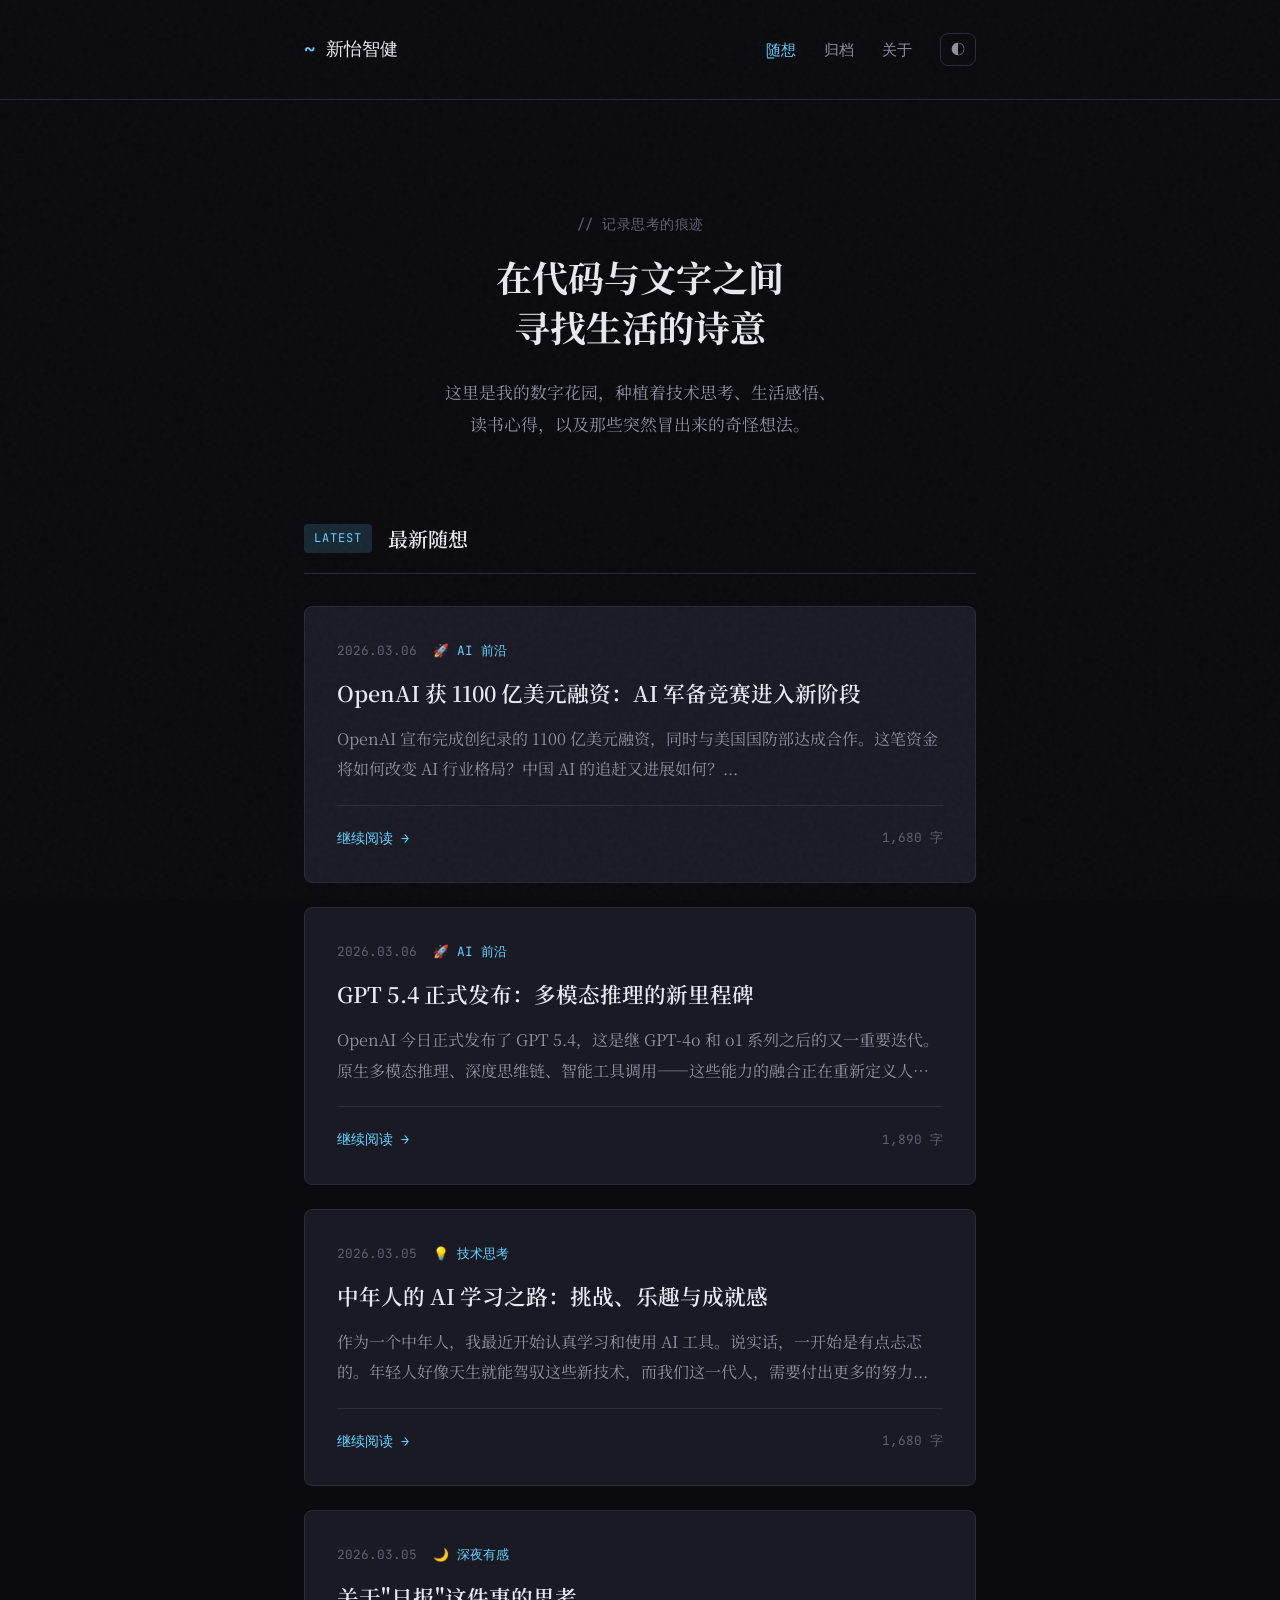
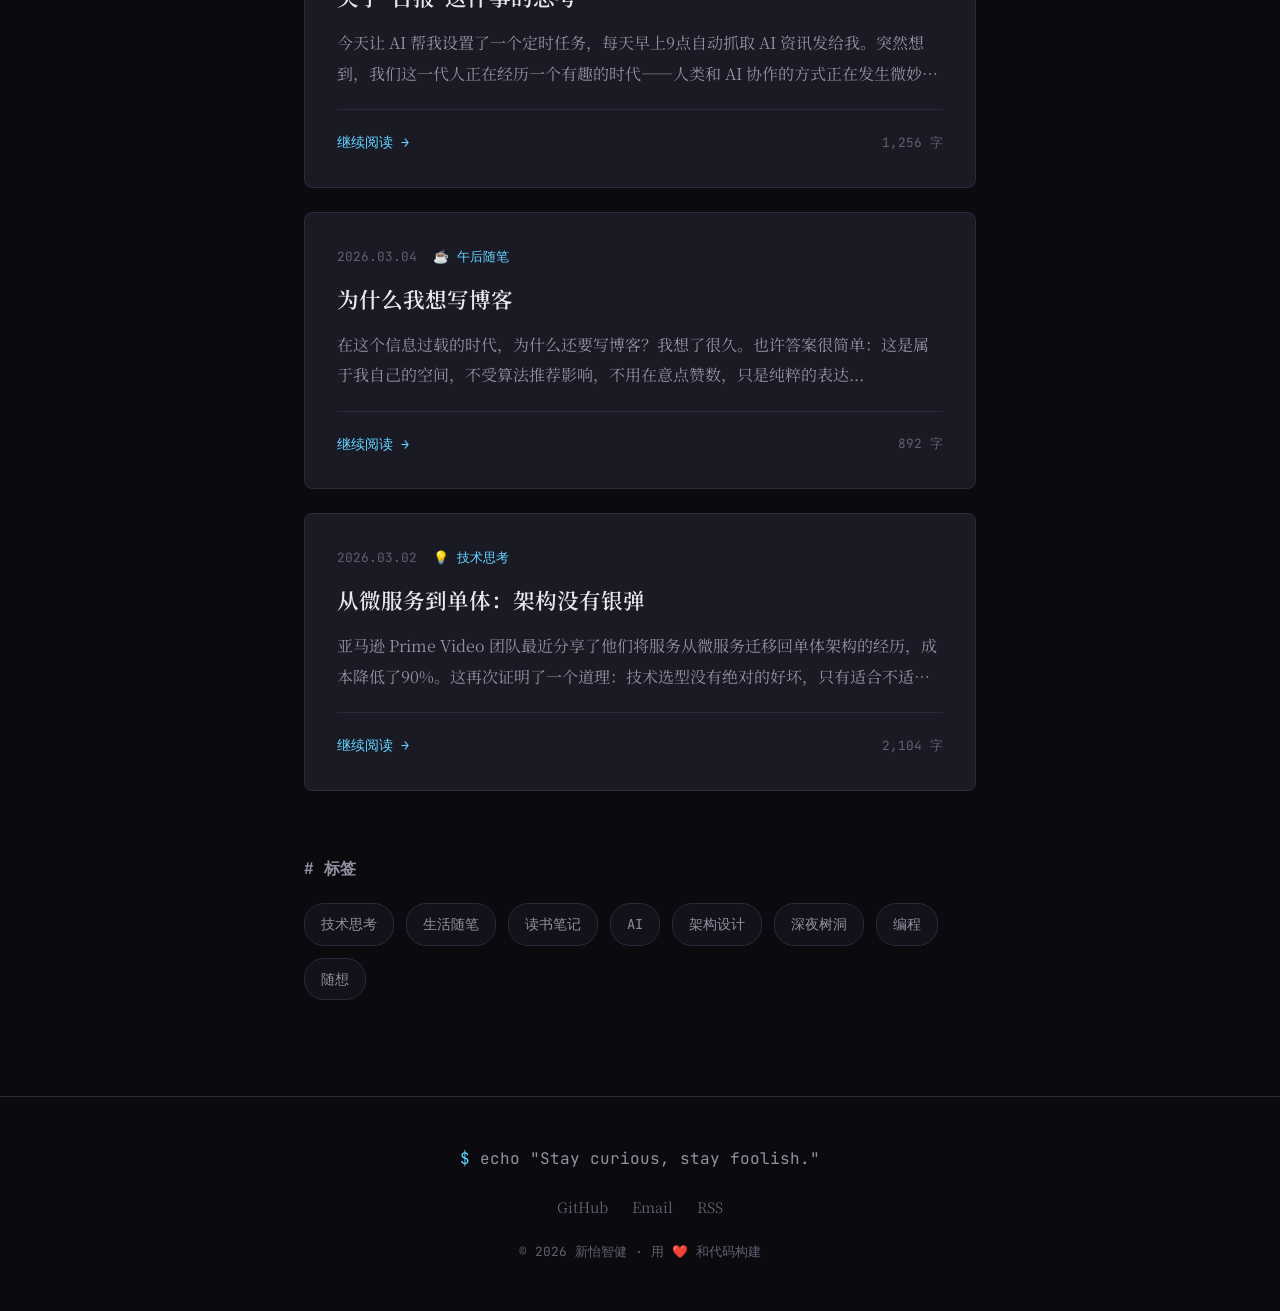
<file: index.html>
<!DOCTYPE html>
<html lang="zh-CN">
<head>
    <meta charset="UTF-8">
    <meta name="viewport" content="width=device-width, initial-scale=1.0">
    <title>新怡智健 | 技术随想录</title>
    <link rel="stylesheet" href="css/style.css">
    <link rel="preconnect" href="https://fonts.googleapis.com">
    <link href="https://fonts.googleapis.com/css2?family=JetBrains+Mono:wght@400;500;600&family=Noto+Serif+SC:wght@400;600;700&display=swap" rel="stylesheet">
</head>
<body>
    <div class="noise"></div>
    
    <header class="site-header">
        <div class="container">
            <div class="header-inner">
                <a href="index.html" class="logo">
                    <span class="logo-icon">~</span>
                    <span class="logo-text">新怡智健</span>
                </a>
                <nav class="nav">
                    <a href="index.html" class="nav-link active">随想</a>
                    <a href="thoughts.html" class="nav-link">归档</a>
                    <a href="about.html" class="nav-link">关于</a>
                    <button class="theme-btn" id="themeToggle">◐</button>
                </nav>
            </div>
        </div>
    </header>

    <main class="main">
        <div class="container">
            <!-- 个人签名 -->
            <section class="hero">
                <p class="hero-tagline">// 记录思考的痕迹</p>
                <h1 class="hero-title">在代码与文字之间<br>寻找生活的诗意</h1>
                <p class="hero-desc">
                    这里是我的数字花园，种植着技术思考、生活感悟、<br>
                    读书心得，以及那些突然冒出来的奇怪想法。
                </p>
            </section>

            <!-- 最新随想 -->
            <section class="thoughts">
                <div class="section-header">
                    <span class="section-tag">latest</span>
                    <h2>最新随想</h2>
                </div>

                <article class="thought-card">
                    <div class="thought-meta">
                        <time class="thought-date">2026.03.06</time>
                        <span class="thought-mood">🚀 AI 前沿</span>
                    </div>
                    <h3 class="thought-title">
                        <a href="posts/thought-2026-03-06.html">OpenAI 获 1100 亿美元融资：AI 军备竞赛进入新阶段</a>
                    </h3>
                    <div class="thought-content">
                        <p>OpenAI 宣布完成创纪录的 1100 亿美元融资，同时与美国国防部达成合作。这笔资金将如何改变 AI 行业格局？中国 AI 的追赶又进展如何？...</p>
                    </div>
                    <div class="thought-footer">
                        <a href="posts/thought-2026-03-06.html" class="read-more">继续阅读 →</a>
                        <span class="word-count">1,680 字</span>
                    </div>
                </article>

                <article class="thought-card">
                    <div class="thought-meta">
                        <time class="thought-date">2026.03.06</time>
                        <span class="thought-mood">🚀 AI 前沿</span>
                    </div>
                    <h3 class="thought-title">
                        <a href="posts/thought-4.html">GPT 5.4 正式发布：多模态推理的新里程碑</a>
                    </h3>
                    <div class="thought-content">
                        <p>OpenAI 今日正式发布了 GPT 5.4，这是继 GPT-4o 和 o1 系列之后的又一重要迭代。原生多模态推理、深度思维链、智能工具调用——这些能力的融合正在重新定义人机协作的边界...</p>
                    </div>
                    <div class="thought-footer">
                        <a href="posts/thought-4.html" class="read-more">继续阅读 →</a>
                        <span class="word-count">1,890 字</span>
                    </div>
                </article>

                <article class="thought-card">
                    <div class="thought-meta">
                        <time class="thought-date">2026.03.05</time>
                        <span class="thought-mood">💡 技术思考</span>
                    </div>
                    <h3 class="thought-title">
                        <a href="posts/thought-3.html">中年人的 AI 学习之路：挑战、乐趣与成就感</a>
                    </h3>
                    <div class="thought-content">
                        <p>作为一个中年人，我最近开始认真学习和使用 AI 工具。说实话，一开始是有点忐忑的。年轻人好像天生就能驾驭这些新技术，而我们这一代人，需要付出更多的努力...</p>
                    </div>
                    <div class="thought-footer">
                        <a href="posts/thought-3.html" class="read-more">继续阅读 →</a>
                        <span class="word-count">1,680 字</span>
                    </div>
                </article>

                <article class="thought-card">
                    <div class="thought-meta">
                        <time class="thought-date">2026.03.05</time>
                        <span class="thought-mood">🌙 深夜有感</span>
                    </div>
                    <h3 class="thought-title">
                        <a href="posts/thought-1.html">关于"日报"这件事的思考</a>
                    </h3>
                    <div class="thought-content">
                        <p>今天让 AI 帮我设置了一个定时任务，每天早上9点自动抓取 AI 资讯发给我。突然想到，我们这一代人正在经历一个有趣的时代——人类和 AI 协作的方式正在发生微妙的变化...</p>
                    </div>
                    <div class="thought-footer">
                        <a href="posts/thought-1.html" class="read-more">继续阅读 →</a>
                        <span class="word-count">1,256 字</span>
                    </div>
                </article>

                <article class="thought-card">
                    <div class="thought-meta">
                        <time class="thought-date">2026.03.04</time>
                        <span class="thought-mood">☕ 午后随笔</span>
                    </div>
                    <h3 class="thought-title">
                        <a href="posts/thought-2.html">为什么我想写博客</a>
                    </h3>
                    <div class="thought-content">
                        <p>在这个信息过载的时代，为什么还要写博客？我想了很久。也许答案很简单：这是属于我自己的空间，不受算法推荐影响，不用在意点赞数，只是纯粹的表达...</p>
                    </div>
                    <div class="thought-footer">
                        <a href="posts/thought-2.html" class="read-more">继续阅读 →</a>
                        <span class="word-count">892 字</span>
                    </div>
                </article>

                <article class="thought-card">
                    <div class="thought-meta">
                        <time class="thought-date">2026.03.02</time>
                        <span class="thought-mood">💡 技术思考</span>
                    </div>
                    <h3 class="thought-title">
                        <a href="posts/thought-3.html">从微服务到单体：架构没有银弹</a>
                    </h3>
                    <div class="thought-content">
                        <p>亚马逊 Prime Video 团队最近分享了他们将服务从微服务迁移回单体架构的经历，成本降低了90%。这再次证明了一个道理：技术选型没有绝对的好坏，只有适合不适合...</p>
                    </div>
                    <div class="thought-footer">
                        <a href="posts/thought-3.html" class="read-more">继续阅读 →</a>
                        <span class="word-count">2,104 字</span>
                    </div>
                </article>
            </section>

            <!-- 标签云 -->
            <section class="tags-section">
                <h3 class="tags-title"># 标签</h3>
                <div class="tags-cloud">
                    <a href="#" class="tag">技术思考</a>
                    <a href="#" class="tag">生活随笔</a>
                    <a href="#" class="tag">读书笔记</a>
                    <a href="#" class="tag">AI</a>
                    <a href="#" class="tag">架构设计</a>
                    <a href="#" class="tag">深夜树洞</a>
                    <a href="#" class="tag">编程</a>
                    <a href="#" class="tag">随想</a>
                </div>
            </section>
        </div>
    </main>

    <footer class="site-footer">
        <div class="container">
            <div class="footer-inner">
                <p class="footer-text">
                    <span class="prompt">$</span> echo "Stay curious, stay foolish."
                </p>
                <div class="footer-links">
                    <a href="https://github.com" target="_blank">GitHub</a>
                    <a href="mailto:your@email.com">Email</a>
                    <a href="rss.xml">RSS</a>
                </div>
                <p class="copyright">© 2026 新怡智健 · 用 ❤️ 和代码构建</p>
            </div>
        </div>
    </footer>

    <script src="js/main.js"></script>
</body>
</html>
</file>
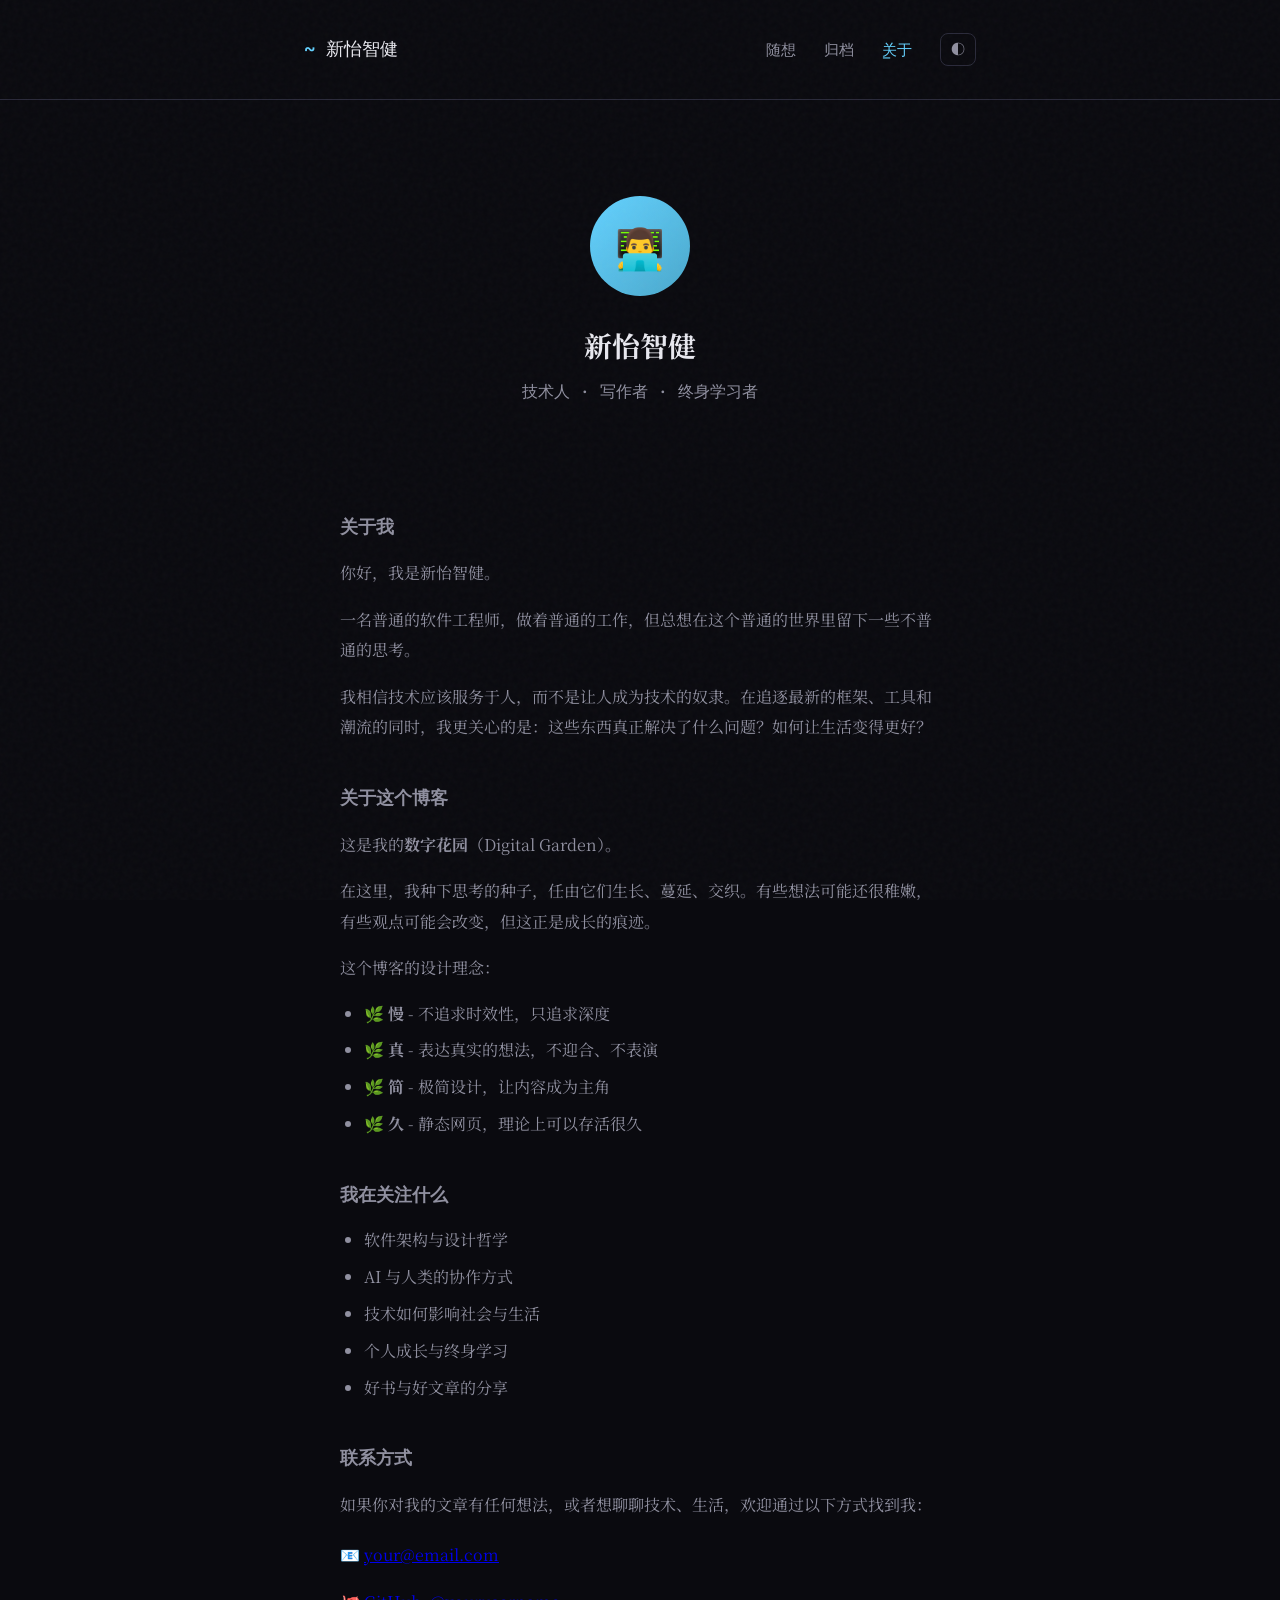
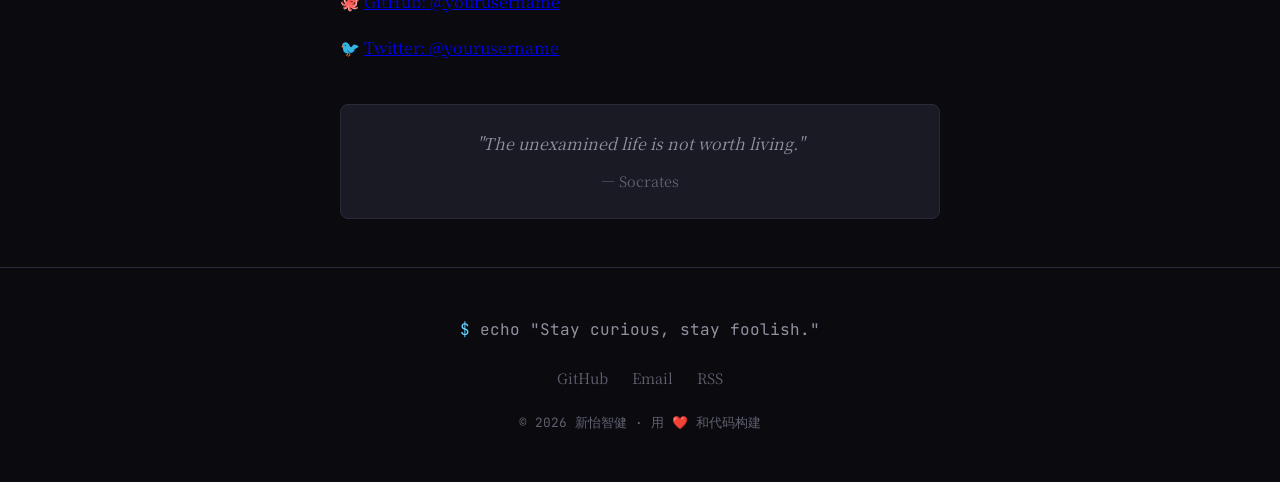
<file: about.html>
<!DOCTYPE html>
<html lang="zh-CN">
<head>
    <meta charset="UTF-8">
    <meta name="viewport" content="width=device-width, initial-scale=1.0">
    <title>关于 | 新怡智健</title>
    <link rel="stylesheet" href="css/style.css">
    <link rel="preconnect" href="https://fonts.googleapis.com">
    <link href="https://fonts.googleapis.com/css2?family=JetBrains+Mono:wght@400;500;600&family=Noto+Serif+SC:wght@400;600;700&display=swap" rel="stylesheet">
</head>
<body>
    <div class="noise"></div>
    
    <header class="site-header">
        <div class="container">
            <div class="header-inner">
                <a href="index.html" class="logo">
                    <span class="logo-icon">~</span>
                    <span class="logo-text">新怡智健</span>
                </a>
                <nav class="nav">
                    <a href="index.html" class="nav-link">随想</a>
                    <a href="thoughts.html" class="nav-link">归档</a>
                    <a href="about.html" class="nav-link active">关于</a>
                    <button class="theme-btn" id="themeToggle">◐</button>
                </nav>
            </div>
        </div>
    </header>

    <main class="main">
        <div class="container">
            <section class="about-hero">
                <div class="about-avatar">👨‍💻</div>
                <h1 class="about-name">新怡智健</h1>
                <p class="about-bio">技术人 · 写作者 · 终身学习者</p>
            </section>

            <section class="about-content">
                <h3>关于我</h3>
                <p>你好，我是新怡智健。</p>
                <p>一名普通的软件工程师，做着普通的工作，但总想在这个普通的世界里留下一些不普通的思考。</p>
                <p>我相信技术应该服务于人，而不是让人成为技术的奴隶。在追逐最新的框架、工具和潮流的同时，我更关心的是：这些东西真正解决了什么问题？如何让生活变得更好？</p>

                <h3>关于这个博客</h3>
                <p>这是我的<strong>数字花园</strong>（Digital Garden）。</p>
                <p>在这里，我种下思考的种子，任由它们生长、蔓延、交织。有些想法可能还很稚嫩，有些观点可能会改变，但这正是成长的痕迹。</p>

                <p>这个博客的设计理念：</p>
                <ul>
                    <li>🌿 <strong>慢</strong> - 不追求时效性，只追求深度</li>
                    <li>🌿 <strong>真</strong> - 表达真实的想法，不迎合、不表演</li>
                    <li>🌿 <strong>简</strong> - 极简设计，让内容成为主角</li>
                    <li>🌿 <strong>久</strong> - 静态网页，理论上可以存活很久</li>
                </ul>

                <h3>我在关注什么</h3>
                <ul>
                    <li>软件架构与设计哲学</li>
                    <li>AI 与人类的协作方式</li>
                    <li>技术如何影响社会与生活</li>
                    <li>个人成长与终身学习</li>
                    <li>好书与好文章的分享</li>
                </ul>

                <h3>联系方式</h3>
                <p>如果你对我的文章有任何想法，或者想聊聊技术、生活，欢迎通过以下方式找到我：</p>

                <div style="margin-top: 20px;">
                    <p>📧 <a href="mailto:your@email.com">your@email.com</a></p>
                    <p>🐙 <a href="https://github.com/yourusername" target="_blank">GitHub: @yourusername</a></p>
                    <p>🐦 <a href="https://twitter.com/yourusername" target="_blank">Twitter: @yourusername</a></p>
                </div>

                <div style="margin-top: 40px; padding: 24px; background: var(--bg-card); border: 1px solid var(--border); border-radius: var(--radius);">
                    <p style="margin: 0; font-style: italic; color: var(--text-secondary); text-align: center;">
                        "The unexamined life is not worth living."
                    </p>
                    <p style="margin: 8px 0 0; text-align: center; color: var(--text-muted); font-size: 0.9rem;">
                        — Socrates
                    </p>
                </div>
            </section>
        </div>
    </main>

    <footer class="site-footer">
        <div class="container">
            <div class="footer-inner">
                <p class="footer-text">
                    <span class="prompt">$</span> echo "Stay curious, stay foolish."
                </p>
                <div class="footer-links">
                    <a href="https://github.com" target="_blank">GitHub</a>
                    <a href="mailto:your@email.com">Email</a>
                    <a href="rss.xml">RSS</a>
                </div>
                <p class="copyright">© 2026 新怡智健 · 用 ❤️ 和代码构建</p>
            </div>
        </div>
    </footer>

    <script src="js/main.js"></script>
</body>
</html>
</file>
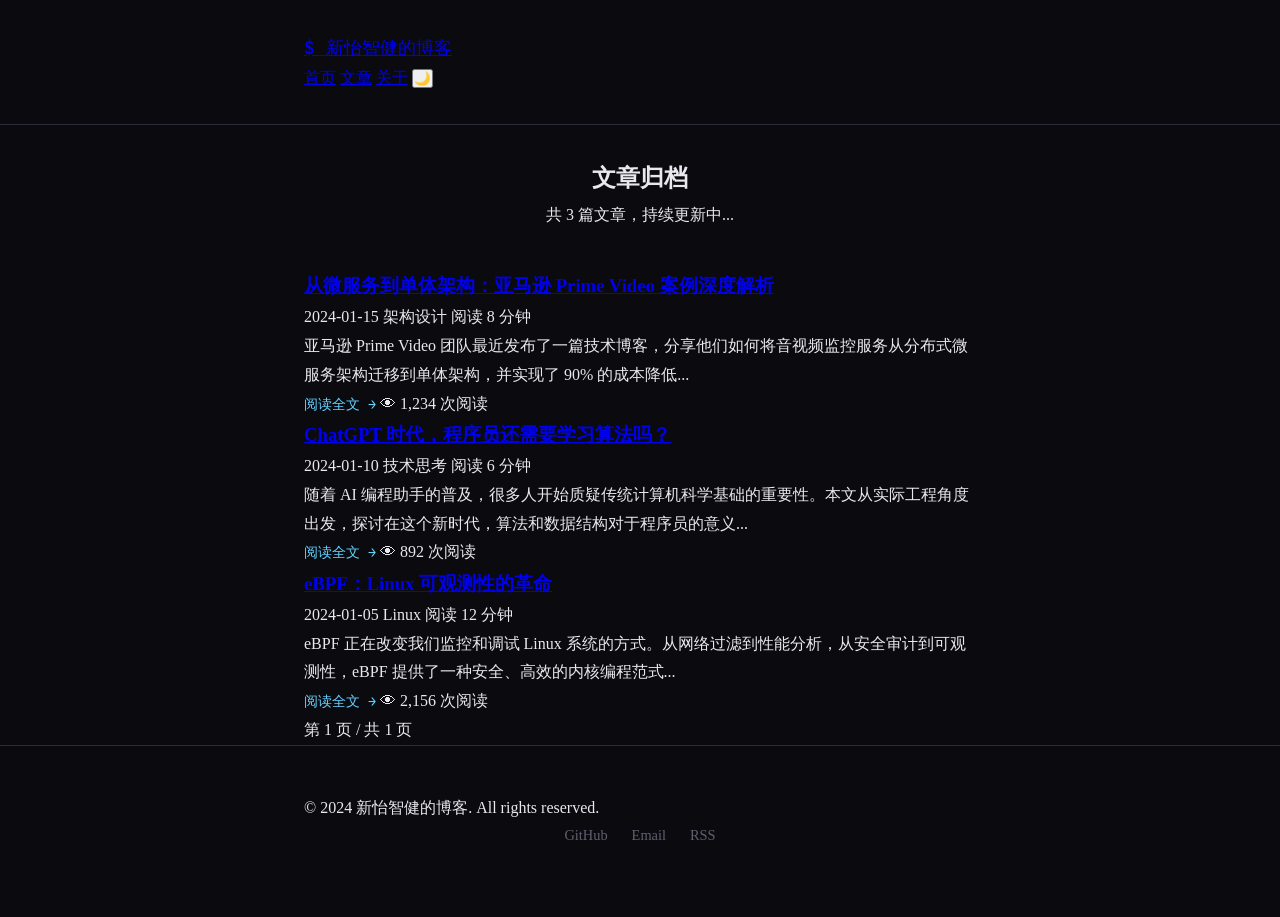
<file: posts.html>
<!DOCTYPE html>
<html lang="zh-CN">
<head>
    <meta charset="UTF-8">
    <meta name="viewport" content="width=device-width, initial-scale=1.0">
    <title>文章列表 | 新怡智健的博客</title>
    <link rel="stylesheet" href="css/style.css">
    <link rel="preconnect" href="https://fonts.googleapis.com">
    <link href="https://fonts.googleapis.com/css2?family=JetBrains+Mono:wght@400;600&family=Noto+Sans+SC:wght@400;500;700&display=swap" rel="stylesheet">
</head>
<body>
    <header class="site-header">
        <div class="container">
            <div class="logo">
                <a href="index.html">
                    <span class="prompt">$</span> 新怡智健的博客
                </a>
            </div>
            <nav class="main-nav">
                <a href="index.html">首页</a>
                <a href="posts.html" class="active">文章</a>
                <a href="about.html">关于</a>
                <button class="theme-toggle" id="themeToggle" title="切换主题">
                    <span class="theme-icon">🌙</span>
                </button>
            </nav>
        </div>
    </header>

    <main class="site-main">
        <div class="container">
            <section class="hero" style="padding: 32px 0 40px;">
                <h1>文章归档</h1>
                <p class="subtitle">共 3 篇文章，持续更新中...</p>
            </section>

            <section class="post-list">
                <article class="post-item">
                    <h3 class="post-title">
                        <a href="posts/post-1.html">从微服务到单体架构：亚马逊 Prime Video 案例深度解析</a>
                    </h3>
                    <div class="post-meta">
                        <time datetime="2024-01-15">2024-01-15</time>
                        <span class="post-category">架构设计</span>
                        <span class="post-readtime">阅读 8 分钟</span>
                    </div>
                    <div class="post-excerpt">
                        <p>亚马逊 Prime Video 团队最近发布了一篇技术博客，分享他们如何将音视频监控服务从分布式微服务架构迁移到单体架构，并实现了 90% 的成本降低...</p>
                    </div>
                    <div class="post-footer">
                        <a href="posts/post-1.html" class="read-more">阅读全文 →</a>
                        <span class="post-views">👁 1,234 次阅读</span>
                    </div>
                </article>

                <article class="post-item">
                    <h3 class="post-title">
                        <a href="posts/post-2.html">ChatGPT 时代，程序员还需要学习算法吗？</a>
                    </h3>
                    <div class="post-meta">
                        <time datetime="2024-01-10">2024-01-10</time>
                        <span class="post-category">技术思考</span>
                        <span class="post-readtime">阅读 6 分钟</span>
                    </div>
                    <div class="post-excerpt">
                        <p>随着 AI 编程助手的普及，很多人开始质疑传统计算机科学基础的重要性。本文从实际工程角度出发，探讨在这个新时代，算法和数据结构对于程序员的意义...</p>
                    </div>
                    <div class="post-footer">
                        <a href="posts/post-2.html" class="read-more">阅读全文 →</a>
                        <span class="post-views">👁 892 次阅读</span>
                    </div>
                </article>

                <article class="post-item">
                    <h3 class="post-title">
                        <a href="posts/post-3.html">eBPF：Linux 可观测性的革命</a>
                    </h3>
                    <div class="post-meta">
                        <time datetime="2024-01-05">2024-01-05</time>
                        <span class="post-category">Linux</span>
                        <span class="post-readtime">阅读 12 分钟</span>
                    </div>
                    <div class="post-excerpt">
                        <p>eBPF 正在改变我们监控和调试 Linux 系统的方式。从网络过滤到性能分析，从安全审计到可观测性，eBPF 提供了一种安全、高效的内核编程范式...</p>
                    </div>
                    <div class="post-footer">
                        <a href="posts/post-3.html" class="read-more">阅读全文 →</a>
                        <span class="post-views">👁 2,156 次阅读</span>
                    </div>
                </article>
            </section>

            <div class="pagination">
                <span class="page-info">第 1 页 / 共 1 页</span>
            </div>
        </div>
    </main>

    <footer class="site-footer">
        <div class="container">
            <div class="footer-content">
                <p>&copy; 2024 新怡智健的博客. All rights reserved.</p>
                <div class="footer-links">
                    <a href="https://github.com" target="_blank">GitHub</a>
                    <a href="mailto:your@email.com">Email</a>
                    <a href="rss.xml">RSS</a>
                </div>
            </div>
        </div>
    </footer>

    <script src="js/main.js"></script>
</body>
</html>
</file>
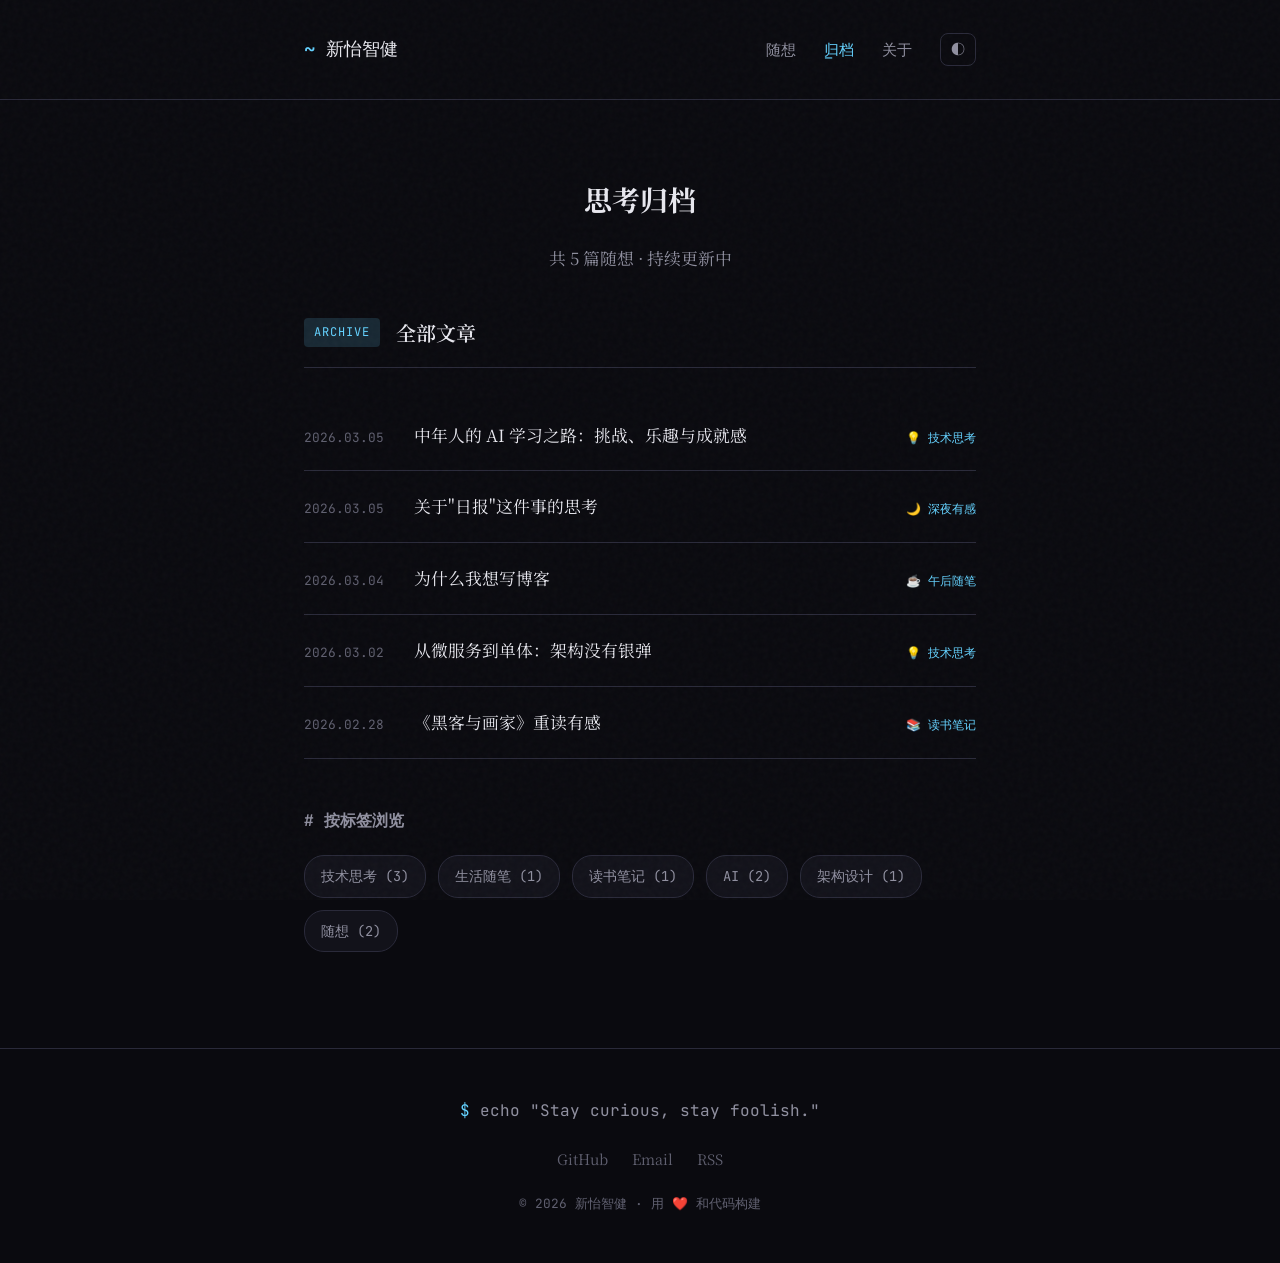
<file: thoughts.html>
<!DOCTYPE html>
<html lang="zh-CN">
<head>
    <meta charset="UTF-8">
    <meta name="viewport" content="width=device-width, initial-scale=1.0">
    <title>归档 | 新怡智健</title>
    <link rel="stylesheet" href="css/style.css">
    <link rel="preconnect" href="https://fonts.googleapis.com">
    <link href="https://fonts.googleapis.com/css2?family=JetBrains+Mono:wght@400;500;600&family=Noto+Serif+SC:wght@400;600;700&display=swap" rel="stylesheet">
</head>
<body>
    <div class="noise"></div>
    
    <header class="site-header">
        <div class="container">
            <div class="header-inner">
                <a href="index.html" class="logo">
                    <span class="logo-icon">~</span>
                    <span class="logo-text">新怡智健</span>
                </a>
                <nav class="nav">
                    <a href="index.html" class="nav-link">随想</a>
                    <a href="thoughts.html" class="nav-link active">归档</a>
                    <a href="about.html" class="nav-link">关于</a>
                    <button class="theme-btn" id="themeToggle">◐</button>
                </nav>
            </div>
        </div>
    </header>

    <main class="main">
        <div class="container">
            <section class="hero" style="padding: 32px 0 40px;">
                <h1 class="hero-title" style="font-size: 1.75rem;">思考归档</h1>
                <p class="hero-desc">共 5 篇随想 · 持续更新中</p>
            </section>

            <section class="thoughts-list">
                <div class="section-header">
                    <span class="section-tag">archive</span>
                    <h2>全部文章</h2>
                </div>

                <div class="thought-item">
                    <time class="thought-item-date">2026.03.05</time>
                    <div class="thought-item-title">
                        <a href="posts/thought-3.html">中年人的 AI 学习之路：挑战、乐趣与成就感</a>
                    </div>
                    <span class="thought-item-mood">💡 技术思考</span>
                </div>

                <div class="thought-item">
                    <time class="thought-item-date">2026.03.05</time>
                    <div class="thought-item-title">
                        <a href="posts/thought-1.html">关于"日报"这件事的思考</a>
                    </div>
                    <span class="thought-item-mood">🌙 深夜有感</span>
                </div>

                <div class="thought-item">
                    <time class="thought-item-date">2026.03.04</time>
                    <div class="thought-item-title">
                        <a href="posts/thought-2.html">为什么我想写博客</a>
                    </div>
                    <span class="thought-item-mood">☕ 午后随笔</span>
                </div>

                <div class="thought-item">
                    <time class="thought-item-date">2026.03.02</time>
                    <div class="thought-item-title">
                        <a href="posts/thought-3.html">从微服务到单体：架构没有银弹</a>
                    </div>
                    <span class="thought-item-mood">💡 技术思考</span>
                </div>

                <div class="thought-item">
                    <time class="thought-item-date">2026.02.28</time>
                    <div class="thought-item-title">
                        <a href="posts/thought-4.html">《黑客与画家》重读有感</a>
                    </div>
                    <span class="thought-item-mood">📚 读书笔记</span>
                </div>
            </section>

            <section class="tags-section" style="margin-top: 48px;">
                <h3 class="tags-title"># 按标签浏览</h3>
                <div class="tags-cloud">
                    <a href="#" class="tag">技术思考 (3)</a>
                    <a href="#" class="tag">生活随笔 (1)</a>
                    <a href="#" class="tag">读书笔记 (1)</a>
                    <a href="#" class="tag">AI (2)</a>
                    <a href="#" class="tag">架构设计 (1)</a>
                    <a href="#" class="tag">随想 (2)</a>
                </div>
            </section>
        </div>
    </main>

    <footer class="site-footer">
        <div class="container">
            <div class="footer-inner">
                <p class="footer-text">
                    <span class="prompt">$</span> echo "Stay curious, stay foolish."
                </p>
                <div class="footer-links">
                    <a href="https://github.com" target="_blank">GitHub</a>
                    <a href="mailto:your@email.com">Email</a>
                    <a href="rss.xml">RSS</a>
                </div>
                <p class="copyright">© 2026 新怡智健 · 用 ❤️ 和代码构建</p>
            </div>
        </div>
    </footer>

    <script src="js/main.js"></script>
</body>
</html>
</file>
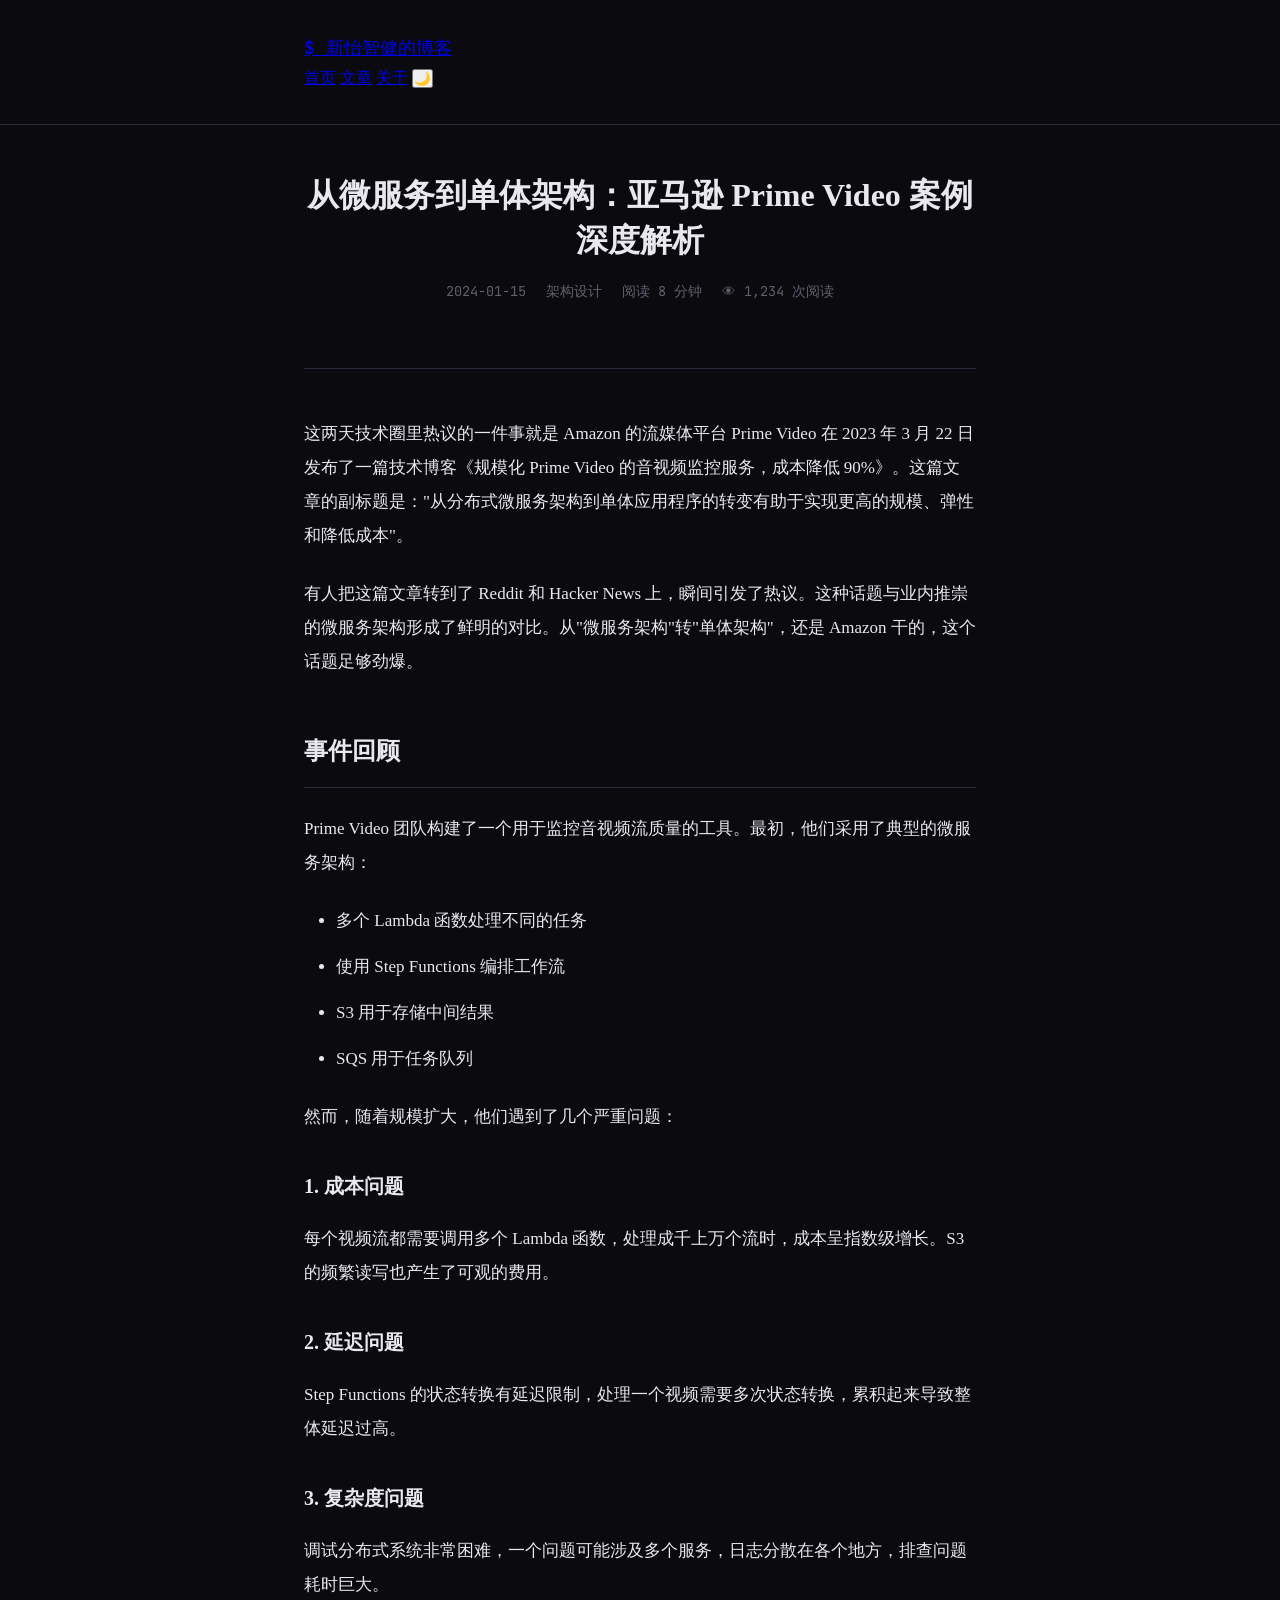
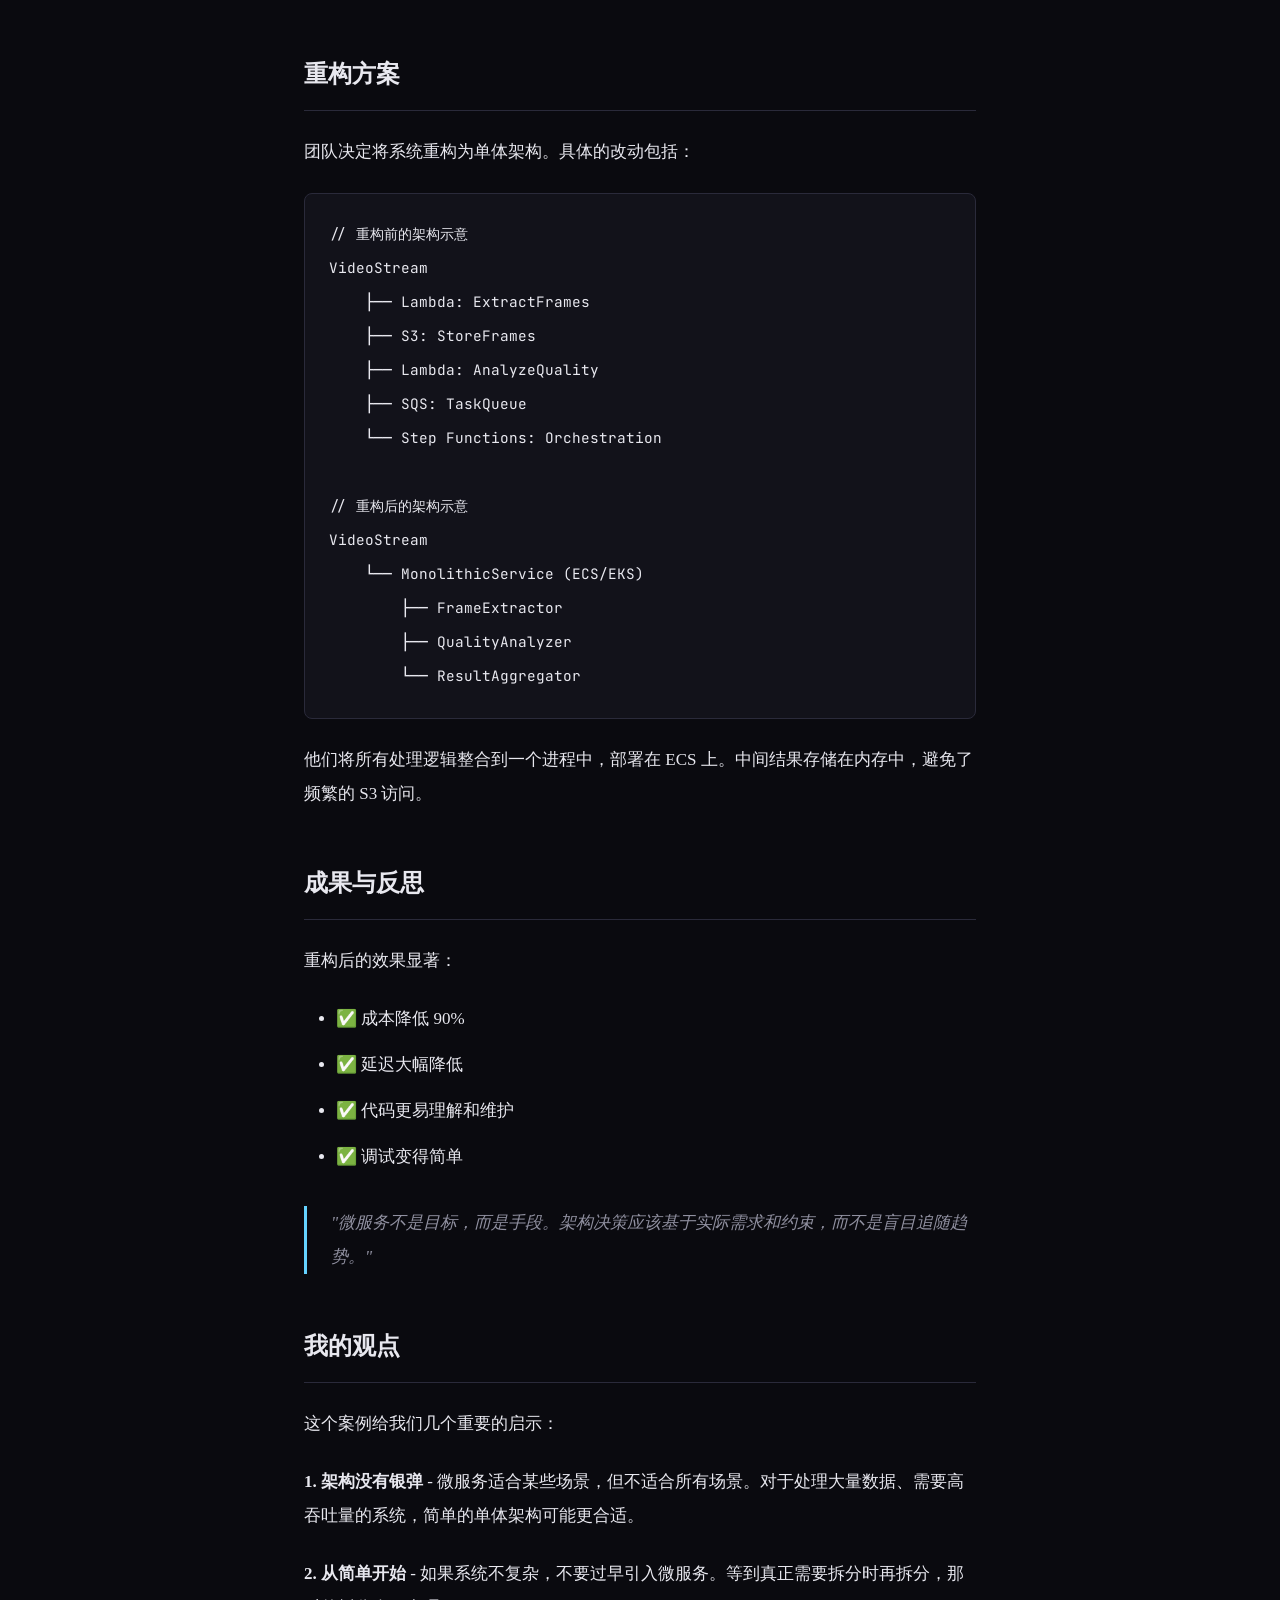
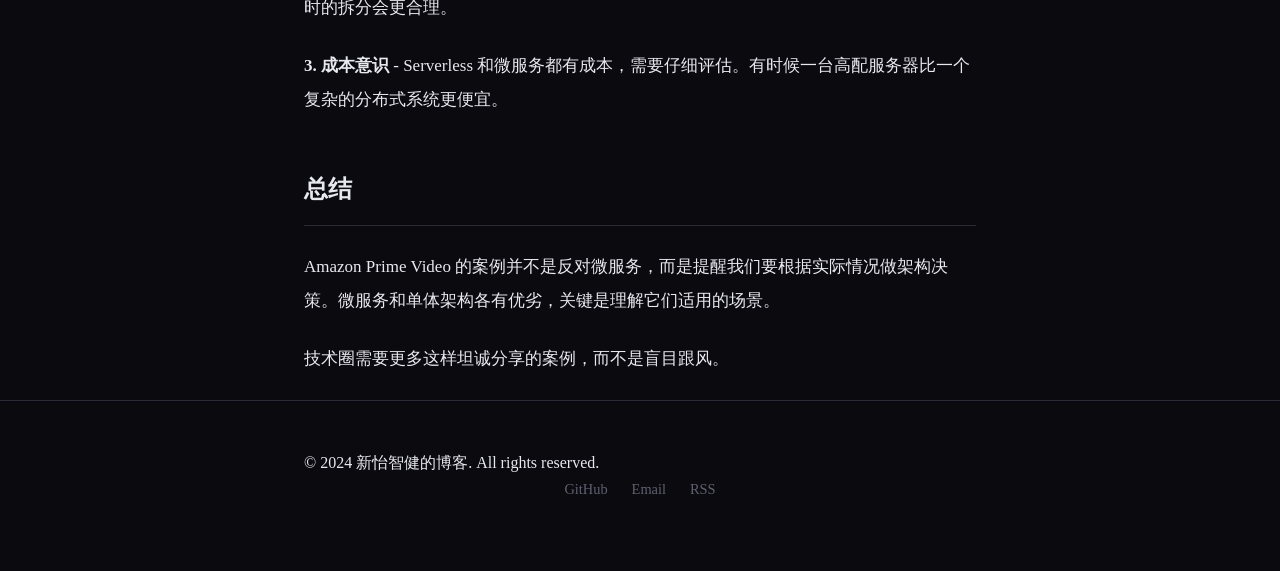
<file: posts/post-1.html>
<!DOCTYPE html>
<html lang="zh-CN">
<head>
    <meta charset="UTF-8">
    <meta name="viewport" content="width=device-width, initial-scale=1.0">
    <title>从微服务到单体架构：亚马逊 Prime Video 案例深度解析 | 新怡智健的博客</title>
    <link rel="stylesheet" href="../css/style.css">
    <link rel="preconnect" href="https://fonts.googleapis.com">
    <link href="https://fonts.googleapis.com/css2?family=JetBrains+Mono:wght@400;600&family=Noto+Sans+SC:wght@400;500;700&display=swap" rel="stylesheet">
</head>
<body>
    <header class="site-header">
        <div class="container">
            <div class="logo">
                <a href="../index.html">
                    <span class="prompt">$</span> 新怡智健的博客
                </a>
            </div>
            <nav class="main-nav">
                <a href="../index.html">首页</a>
                <a href="../posts.html">文章</a>
                <a href="../about.html">关于</a>
                <button class="theme-toggle" id="themeToggle" title="切换主题">
                    <span class="theme-icon">🌙</span>
                </button>
            </nav>
        </div>
    </header>

    <main class="site-main">
        <div class="container">
            <article>
                <header class="article-header">
                    <h1 class="article-title">从微服务到单体架构：亚马逊 Prime Video 案例深度解析</h1>
                    <div class="article-meta">
                        <time datetime="2024-01-15">2024-01-15</time>
                        <span class="post-category">架构设计</span>
                        <span class="post-readtime">阅读 8 分钟</span>
                        <span class="post-views">👁 1,234 次阅读</span>
                    </div>
                </header>

                <div class="article-content">
                    <p>这两天技术圈里热议的一件事就是 Amazon 的流媒体平台 Prime Video 在 2023 年 3 月 22 日发布了一篇技术博客《规模化 Prime Video 的音视频监控服务，成本降低 90%》。这篇文章的副标题是："从分布式微服务架构到单体应用程序的转变有助于实现更高的规模、弹性和降低成本"。</p>

                    <p>有人把这篇文章转到了 Reddit 和 Hacker News 上，瞬间引发了热议。这种话题与业内推崇的微服务架构形成了鲜明的对比。从"微服务架构"转"单体架构"，还是 Amazon 干的，这个话题足够劲爆。</p>

                    <h2>事件回顾</h2>

                    <p>Prime Video 团队构建了一个用于监控音视频流质量的工具。最初，他们采用了典型的微服务架构：</p>

                    <ul>
                        <li>多个 Lambda 函数处理不同的任务</li>
                        <li>使用 Step Functions 编排工作流</li>
                        <li>S3 用于存储中间结果</li>
                        <li>SQS 用于任务队列</li>
                    </ul>

                    <p>然而，随着规模扩大，他们遇到了几个严重问题：</p>

                    <h3>1. 成本问题</h3>

                    <p>每个视频流都需要调用多个 Lambda 函数，处理成千上万个流时，成本呈指数级增长。S3 的频繁读写也产生了可观的费用。</p>

                    <h3>2. 延迟问题</h3>

                    <p>Step Functions 的状态转换有延迟限制，处理一个视频需要多次状态转换，累积起来导致整体延迟过高。</p>

                    <h3>3. 复杂度问题</h3>

                    <p>调试分布式系统非常困难，一个问题可能涉及多个服务，日志分散在各个地方，排查问题耗时巨大。</p>

                    <h2>重构方案</h2>

                    <p>团队决定将系统重构为单体架构。具体的改动包括：</p>

                    <pre><code>// 重构前的架构示意
VideoStream
    ├── Lambda: ExtractFrames
    ├── S3: StoreFrames
    ├── Lambda: AnalyzeQuality
    ├── SQS: TaskQueue
    └── Step Functions: Orchestration

// 重构后的架构示意
VideoStream
    └── MonolithicService (ECS/EKS)
        ├── FrameExtractor
        ├── QualityAnalyzer
        └── ResultAggregator</code></pre>

                    <p>他们将所有处理逻辑整合到一个进程中，部署在 ECS 上。中间结果存储在内存中，避免了频繁的 S3 访问。</p>

                    <h2>成果与反思</h2>

                    <p>重构后的效果显著：</p>

                    <ul>
                        <li>✅ 成本降低 90%</li>
                        <li>✅ 延迟大幅降低</li>
                        <li>✅ 代码更易理解和维护</li>
                        <li>✅ 调试变得简单</li>
                    </ul>

                    <blockquote>
                        "微服务不是目标，而是手段。架构决策应该基于实际需求和约束，而不是盲目追随趋势。"
                    </blockquote>

                    <h2>我的观点</h2>

                    <p>这个案例给我们几个重要的启示：</p>

                    <p><strong>1. 架构没有银弹</strong> - 微服务适合某些场景，但不适合所有场景。对于处理大量数据、需要高吞吐量的系统，简单的单体架构可能更合适。</p>

                    <p><strong>2. 从简单开始</strong> - 如果系统不复杂，不要过早引入微服务。等到真正需要拆分时再拆分，那时的拆分会更合理。</p>

                    <p><strong>3. 成本意识</strong> - Serverless 和微服务都有成本，需要仔细评估。有时候一台高配服务器比一个复杂的分布式系统更便宜。</p>

                    <h2>总结</h2>

                    <p>Amazon Prime Video 的案例并不是反对微服务，而是提醒我们要根据实际情况做架构决策。微服务和单体架构各有优劣，关键是理解它们适用的场景。</p>

                    <p>技术圈需要更多这样坦诚分享的案例，而不是盲目跟风。</p>
                </div>
            </article>
        </div>
    </main>

    <footer class="site-footer">
        <div class="container">
            <div class="footer-content">
                <p>&copy; 2024 新怡智健的博客. All rights reserved.</p>
                <div class="footer-links">
                    <a href="https://github.com" target="_blank">GitHub</a>
                    <a href="mailto:your@email.com">Email</a>
                    <a href="../rss.xml">RSS</a>
                </div>
            </div>
        </div>
    </footer>

    <script src="../js/main.js"></script>
</body>
</html>
</file>
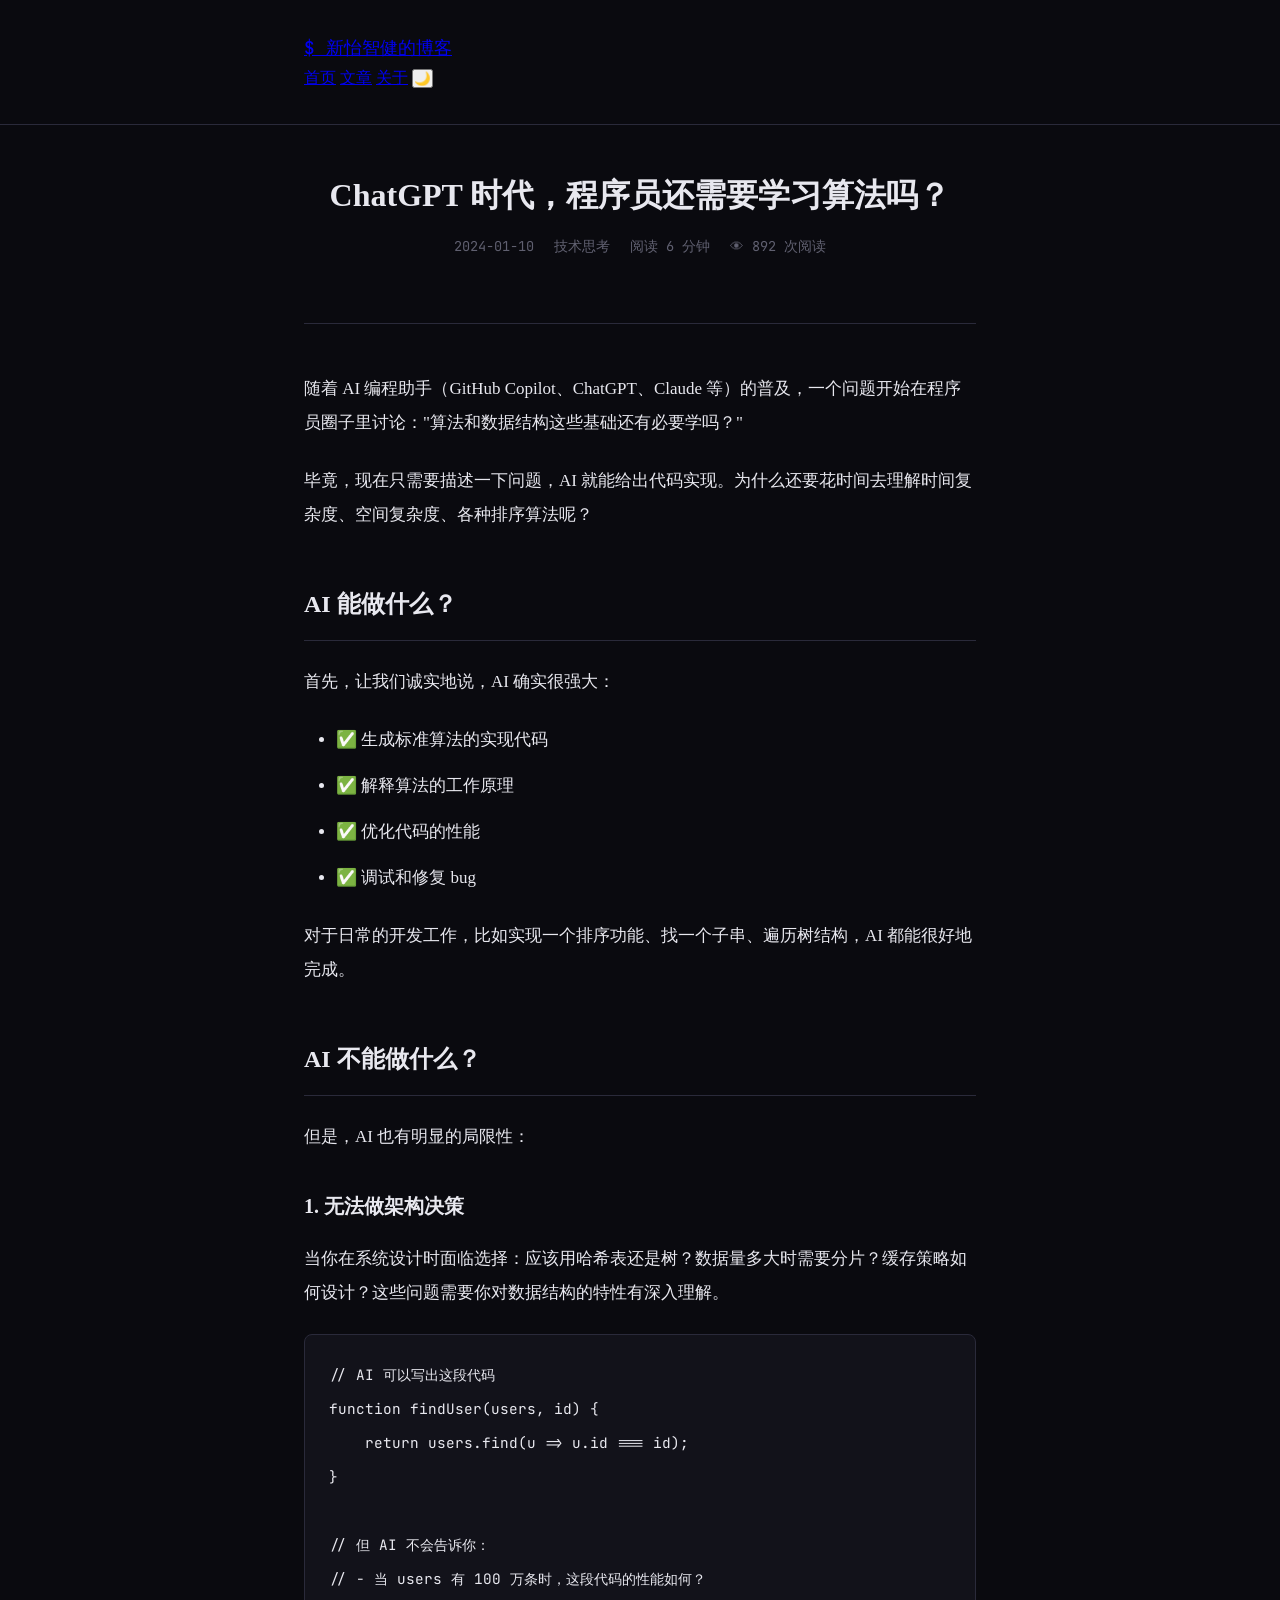
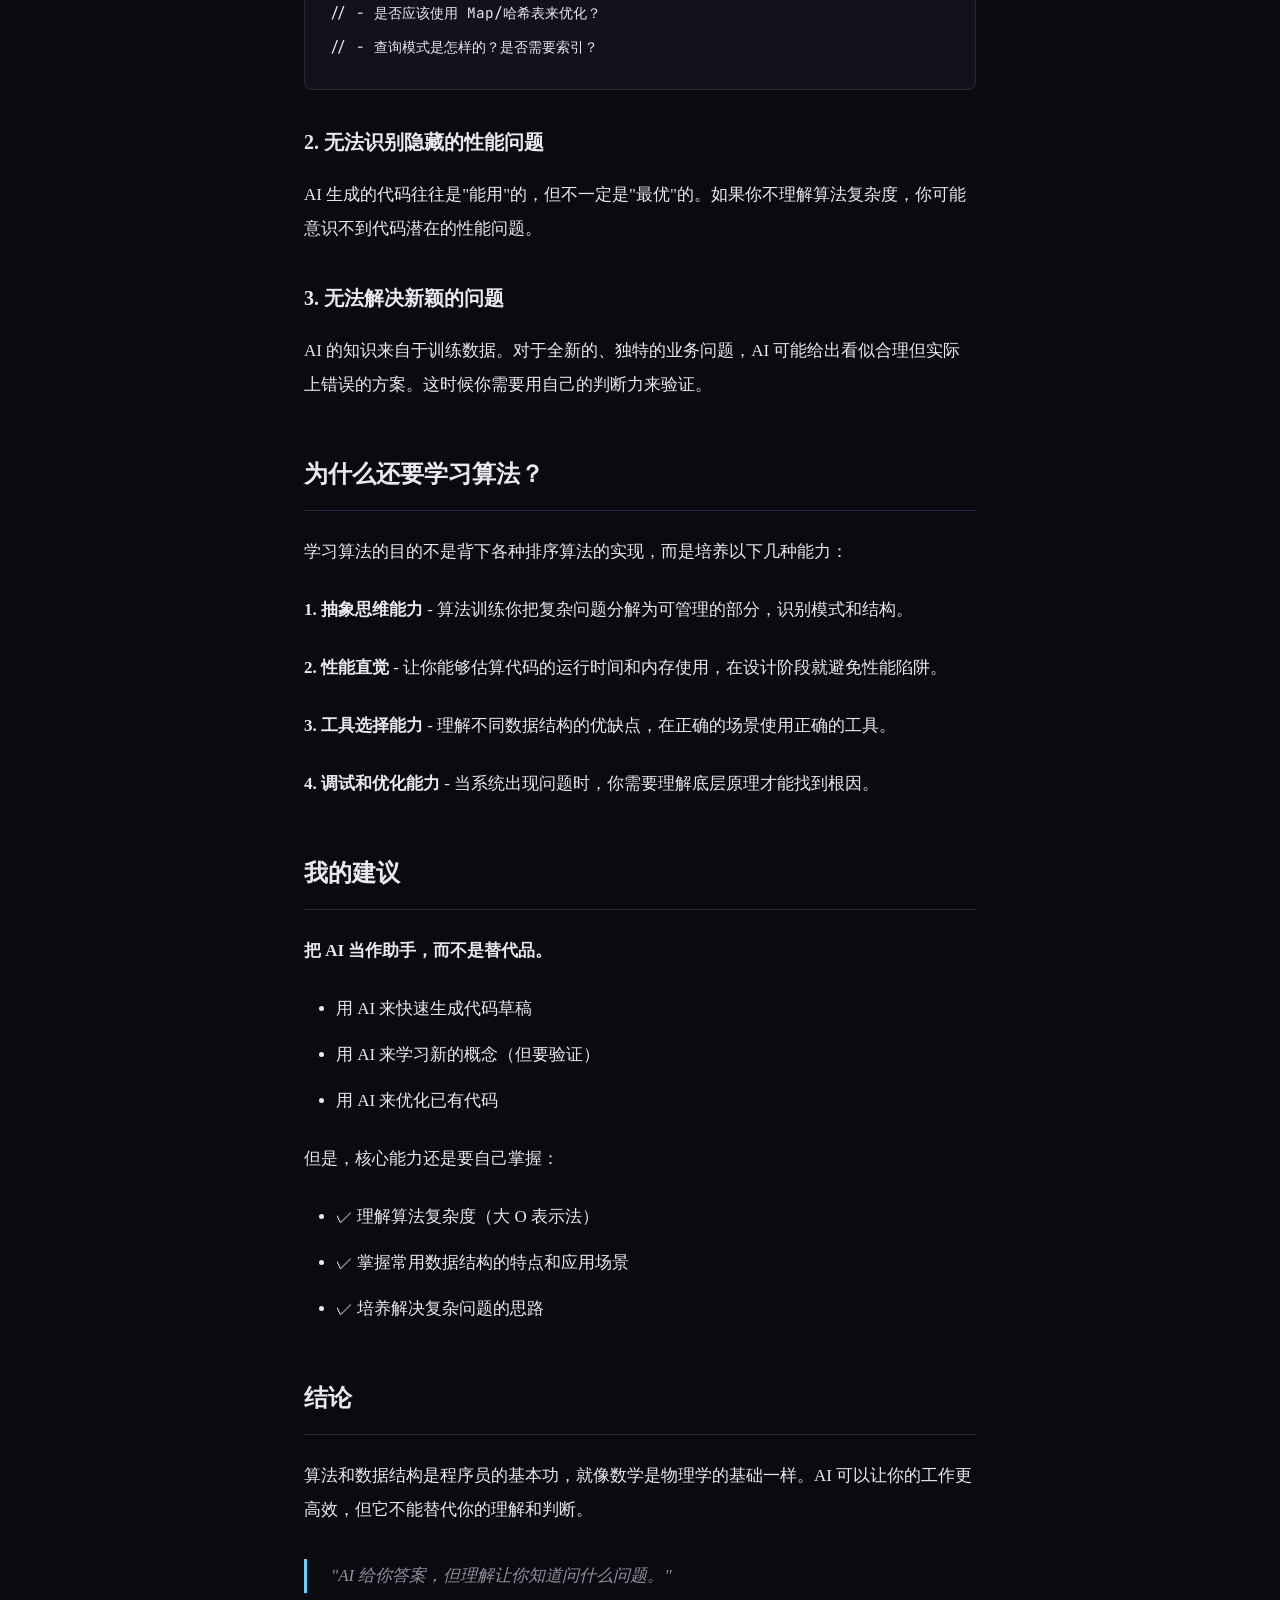
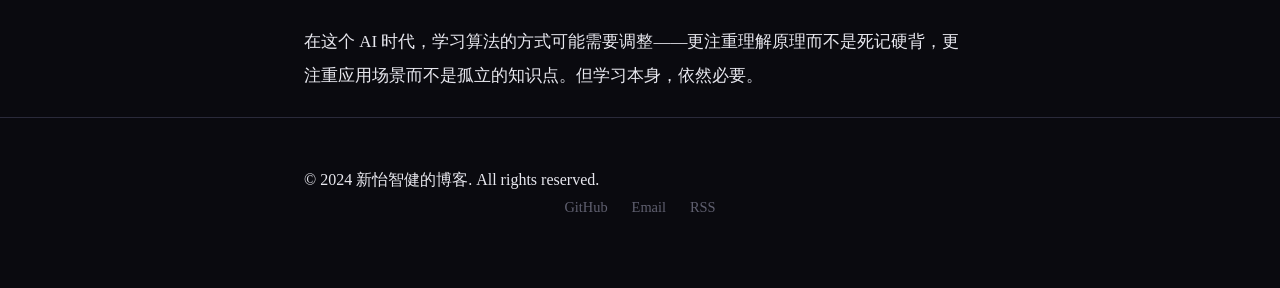
<file: posts/post-2.html>
<!DOCTYPE html>
<html lang="zh-CN">
<head>
    <meta charset="UTF-8">
    <meta name="viewport" content="width=device-width, initial-scale=1.0">
    <title>ChatGPT 时代，程序员还需要学习算法吗？ | 新怡智健的博客</title>
    <link rel="stylesheet" href="../css/style.css">
    <link rel="preconnect" href="https://fonts.googleapis.com">
    <link href="https://fonts.googleapis.com/css2?family=JetBrains+Mono:wght@400;600&family=Noto+Sans+SC:wght@400;500;700&display=swap" rel="stylesheet">
</head>
<body>
    <header class="site-header">
        <div class="container">
            <div class="logo">
                <a href="../index.html">
                    <span class="prompt">$</span> 新怡智健的博客
                </a>
            </div>
            <nav class="main-nav">
                <a href="../index.html">首页</a>
                <a href="../posts.html">文章</a>
                <a href="../about.html">关于</a>
                <button class="theme-toggle" id="themeToggle" title="切换主题">
                    <span class="theme-icon">🌙</span>
                </button>
            </nav>
        </div>
    </header>

    <main class="site-main">
        <div class="container">
            <article>
                <header class="article-header">
                    <h1 class="article-title">ChatGPT 时代，程序员还需要学习算法吗？</h1>
                    <div class="article-meta">
                        <time datetime="2024-01-10">2024-01-10</time>
                        <span class="post-category">技术思考</span>
                        <span class="post-readtime">阅读 6 分钟</span>
                        <span class="post-views">👁 892 次阅读</span>
                    </div>
                </header>

                <div class="article-content">
                    <p>随着 AI 编程助手（GitHub Copilot、ChatGPT、Claude 等）的普及，一个问题开始在程序员圈子里讨论："算法和数据结构这些基础还有必要学吗？"</p>

                    <p>毕竟，现在只需要描述一下问题，AI 就能给出代码实现。为什么还要花时间去理解时间复杂度、空间复杂度、各种排序算法呢？</p>

                    <h2>AI 能做什么？</h2>

                    <p>首先，让我们诚实地说，AI 确实很强大：</p>

                    <ul>
                        <li>✅ 生成标准算法的实现代码</li>
                        <li>✅ 解释算法的工作原理</li>
                        <li>✅ 优化代码的性能</li>
                        <li>✅ 调试和修复 bug</li>
                    </ul>

                    <p>对于日常的开发工作，比如实现一个排序功能、找一个子串、遍历树结构，AI 都能很好地完成。</p>

                    <h2>AI 不能做什么？</h2>

                    <p>但是，AI 也有明显的局限性：</p>

                    <h3>1. 无法做架构决策</h3>

                    <p>当你在系统设计时面临选择：应该用哈希表还是树？数据量多大时需要分片？缓存策略如何设计？这些问题需要你对数据结构的特性有深入理解。</p>

                    <pre><code>// AI 可以写出这段代码
function findUser(users, id) {
    return users.find(u => u.id === id);
}

// 但 AI 不会告诉你：
// - 当 users 有 100 万条时，这段代码的性能如何？
// - 是否应该使用 Map/哈希表来优化？
// - 查询模式是怎样的？是否需要索引？</code></pre>

                    <h3>2. 无法识别隐藏的性能问题</h3>

                    <p>AI 生成的代码往往是"能用"的，但不一定是"最优"的。如果你不理解算法复杂度，你可能意识不到代码潜在的性能问题。</p>

                    <h3>3. 无法解决新颖的问题</h3>

                    <p>AI 的知识来自于训练数据。对于全新的、独特的业务问题，AI 可能给出看似合理但实际上错误的方案。这时候你需要用自己的判断力来验证。</p>

                    <h2>为什么还要学习算法？</h2>

                    <p>学习算法的目的不是背下各种排序算法的实现，而是培养以下几种能力：</p>

                    <p><strong>1. 抽象思维能力</strong> - 算法训练你把复杂问题分解为可管理的部分，识别模式和结构。</p>

                    <p><strong>2. 性能直觉</strong> - 让你能够估算代码的运行时间和内存使用，在设计阶段就避免性能陷阱。</p>

                    <p><strong>3. 工具选择能力</strong> - 理解不同数据结构的优缺点，在正确的场景使用正确的工具。</p>

                    <p><strong>4. 调试和优化能力</strong> - 当系统出现问题时，你需要理解底层原理才能找到根因。</p>

                    <h2>我的建议</h2>

                    <p><strong>把 AI 当作助手，而不是替代品。</strong></p>

                    <ul>
                        <li>用 AI 来快速生成代码草稿</li>
                        <li>用 AI 来学习新的概念（但要验证）</li>
                        <li>用 AI 来优化已有代码</li>
                    </ul>

                    <p>但是，核心能力还是要自己掌握：</p>

                    <ul>
                        <li>✓ 理解算法复杂度（大 O 表示法）</li>
                        <li>✓ 掌握常用数据结构的特点和应用场景</li>
                        <li>✓ 培养解决复杂问题的思路</li>
                    </ul>

                    <h2>结论</h2>

                    <p>算法和数据结构是程序员的基本功，就像数学是物理学的基础一样。AI 可以让你的工作更高效，但它不能替代你的理解和判断。</p>

                    <blockquote>
                        "AI 给你答案，但理解让你知道问什么问题。"
                    </blockquote>

                    <p>在这个 AI 时代，学习算法的方式可能需要调整——更注重理解原理而不是死记硬背，更注重应用场景而不是孤立的知识点。但学习本身，依然必要。</p>
                </div>
            </article>
        </div>
    </main>

    <footer class="site-footer">
        <div class="container">
            <div class="footer-content">
                <p>&copy; 2024 新怡智健的博客. All rights reserved.</p>
                <div class="footer-links">
                    <a href="https://github.com" target="_blank">GitHub</a>
                    <a href="mailto:your@email.com">Email</a>
                    <a href="../rss.xml">RSS</a>
                </div>
            </div>
        </div>
    </footer>

    <script src="../js/main.js"></script>
</body>
</html>
</file>
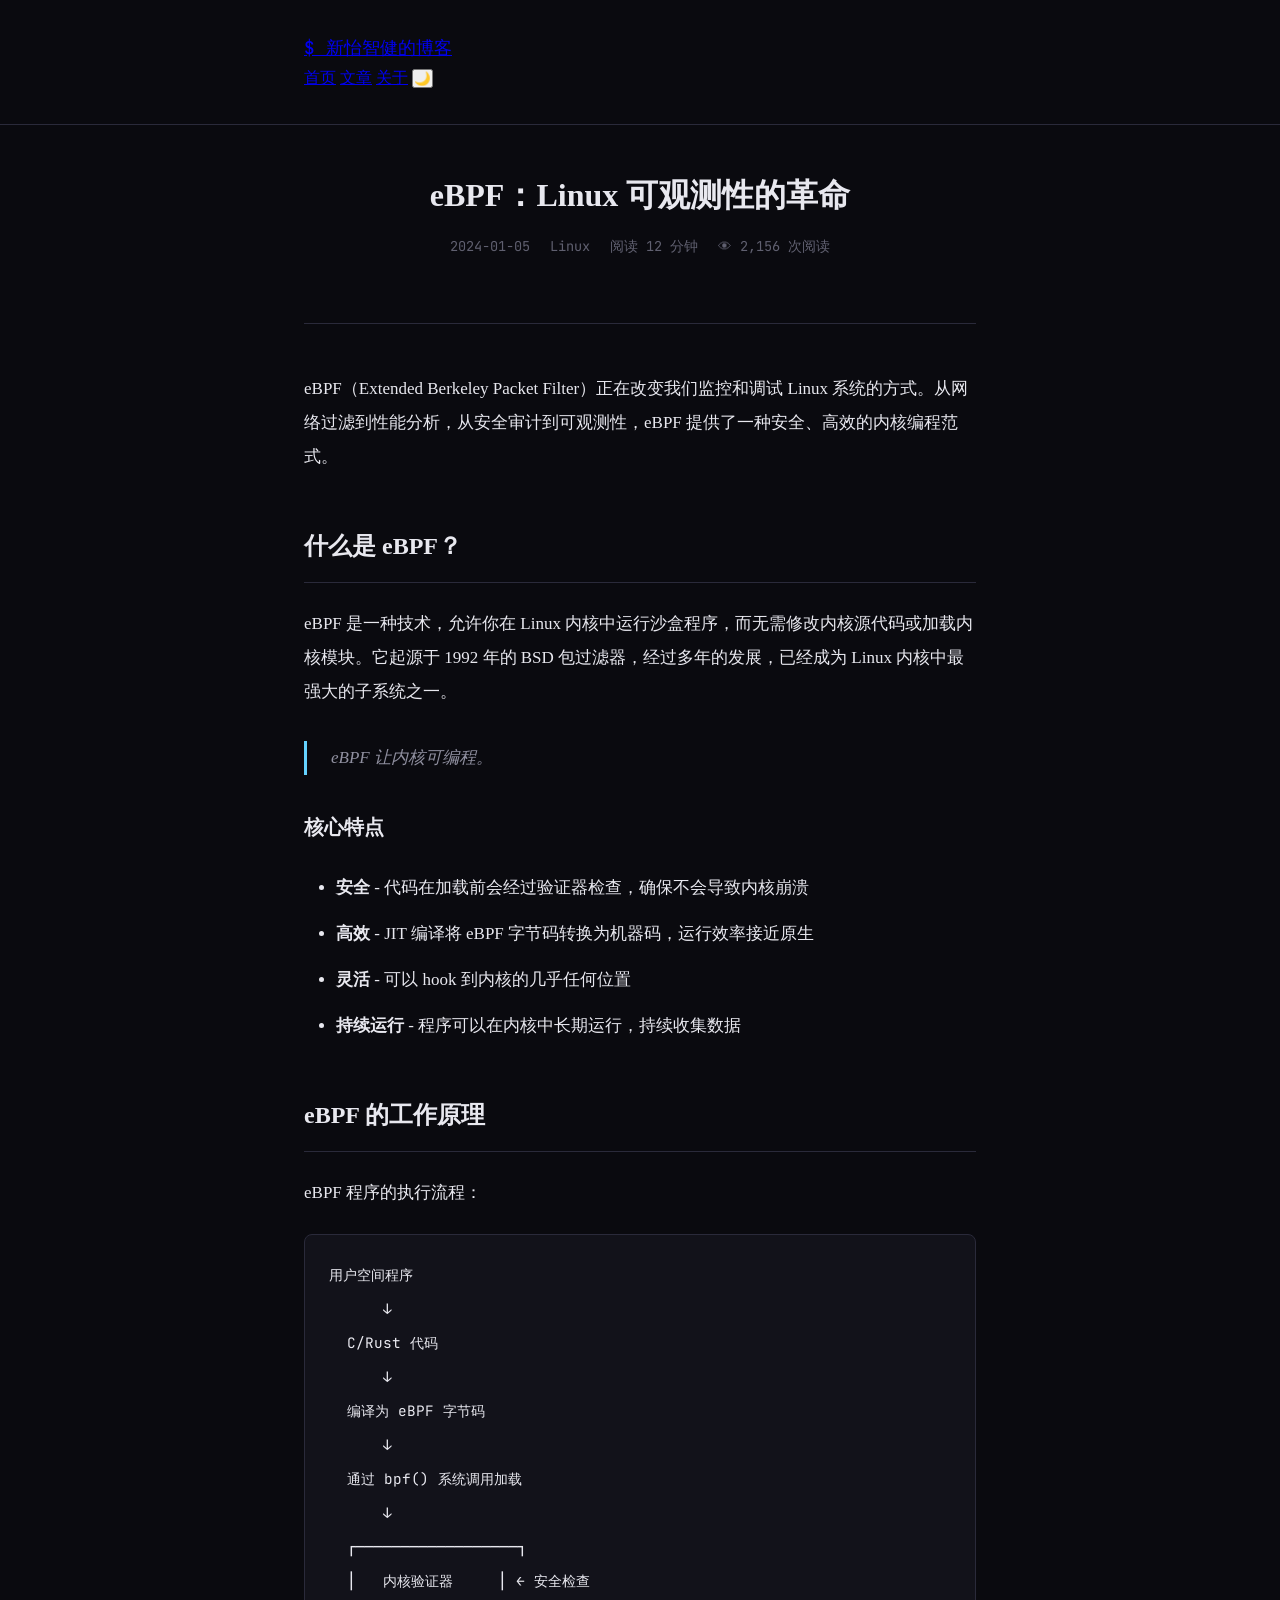
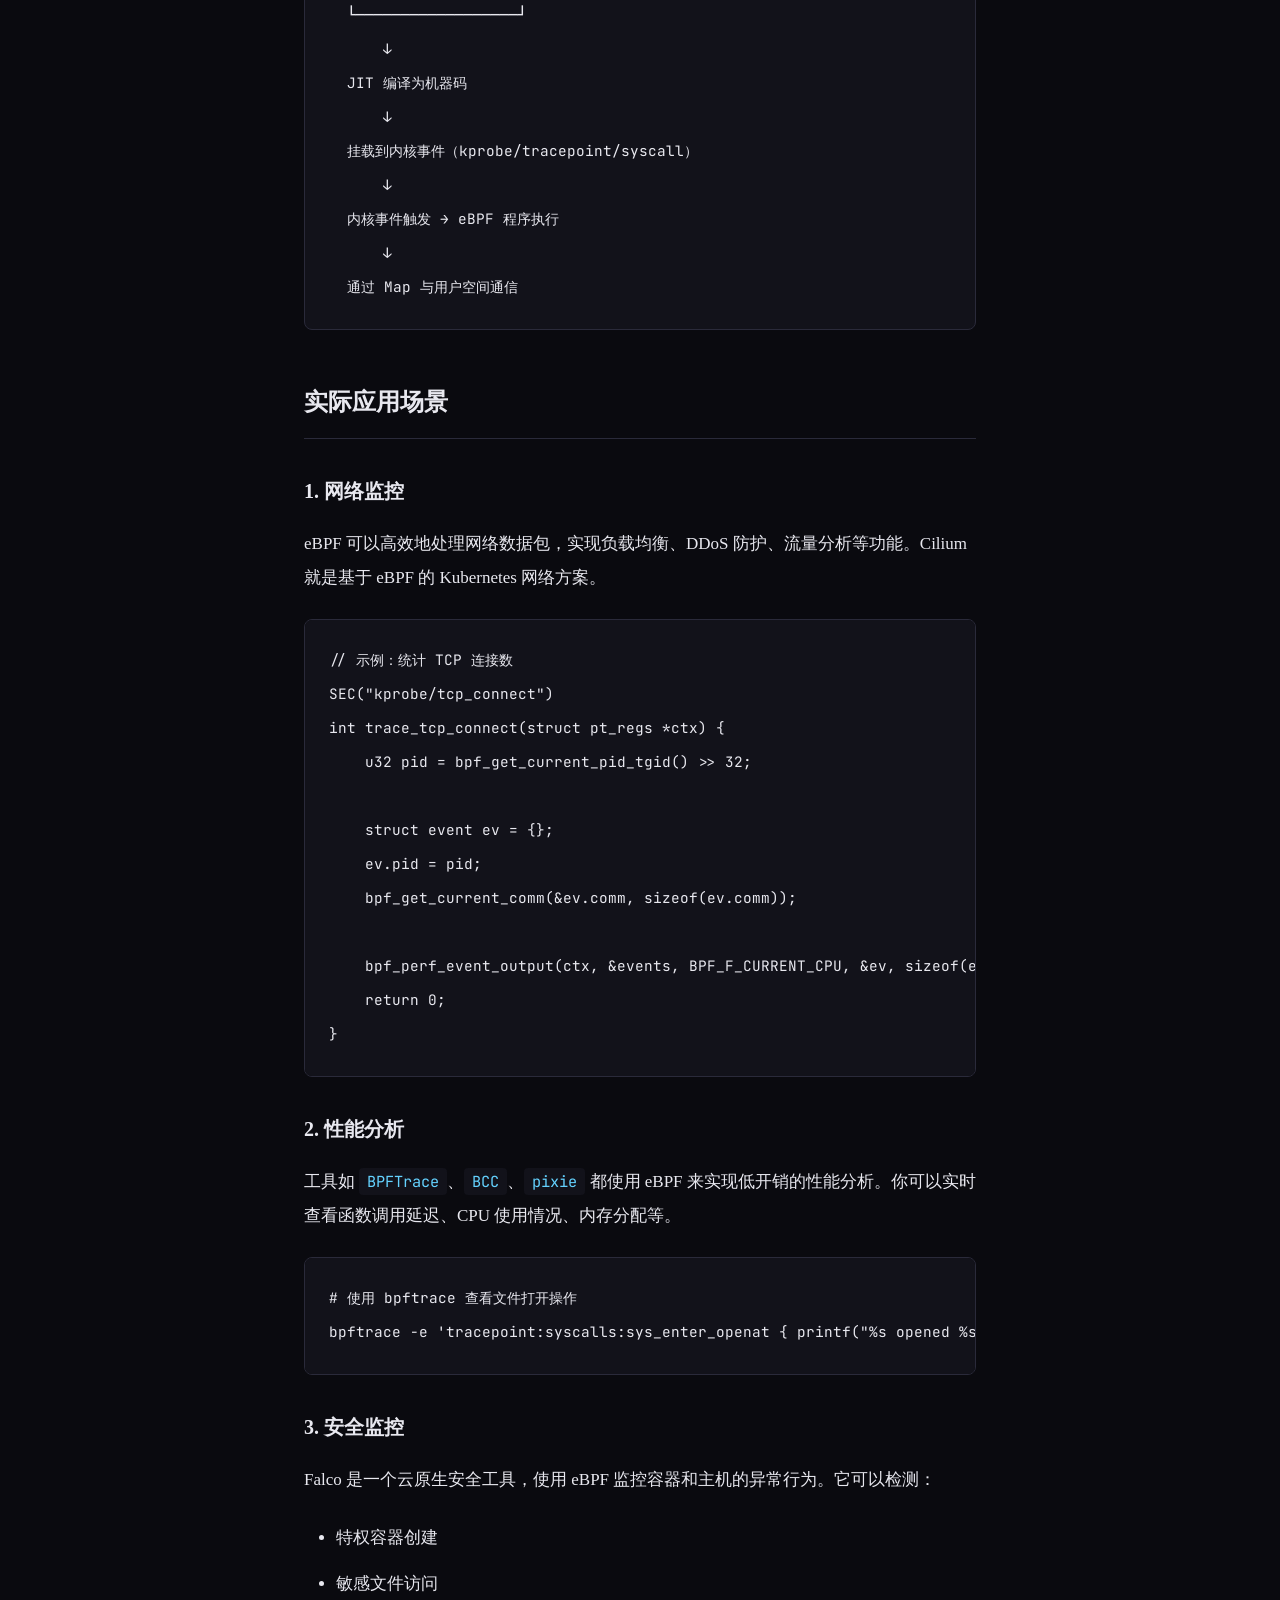
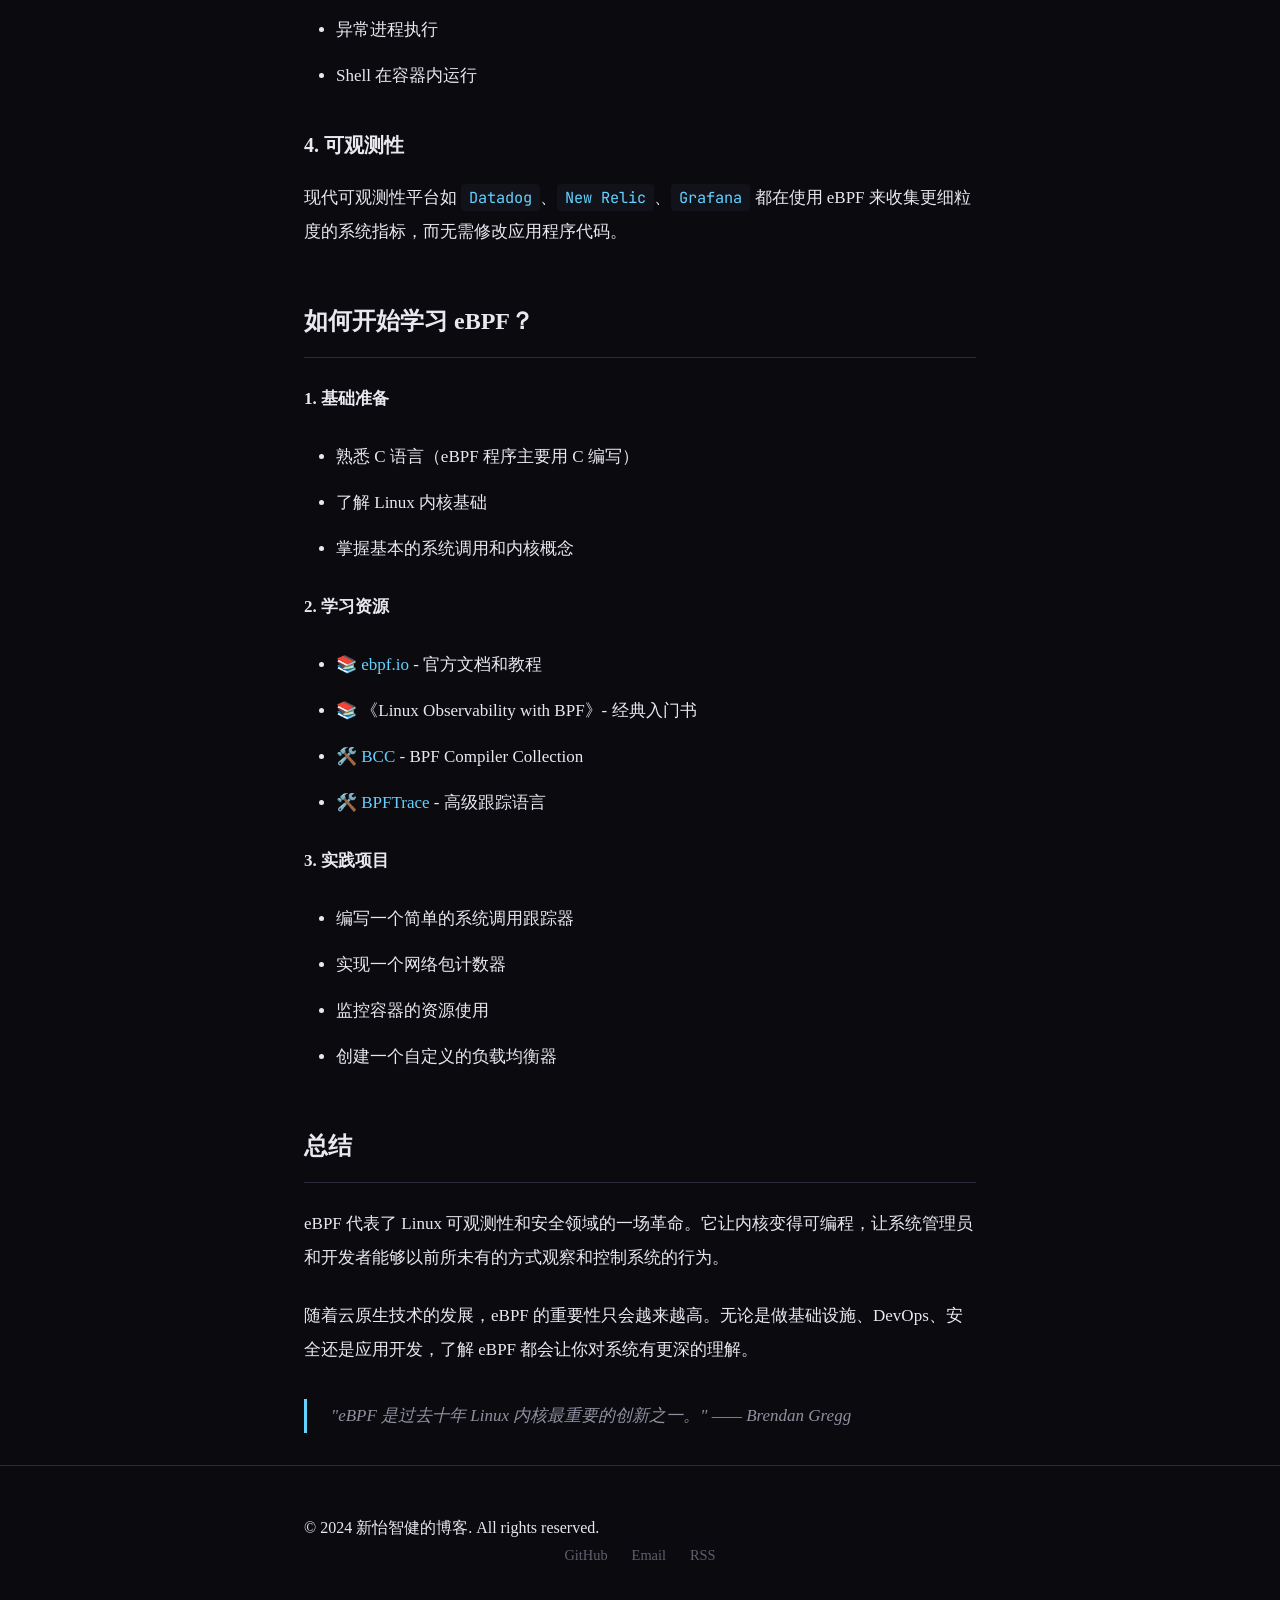
<file: posts/post-3.html>
<!DOCTYPE html>
<html lang="zh-CN">
<head>
    <meta charset="UTF-8">
    <meta name="viewport" content="width=device-width, initial-scale=1.0">
    <title>eBPF：Linux 可观测性的革命 | 新怡智健的博客</title>
    <link rel="stylesheet" href="../css/style.css">
    <link rel="preconnect" href="https://fonts.googleapis.com">
    <link href="https://fonts.googleapis.com/css2?family=JetBrains+Mono:wght@400;600&family=Noto+Sans+SC:wght@400;500;700&display=swap" rel="stylesheet">
</head>
<body>
    <header class="site-header">
        <div class="container">
            <div class="logo">
                <a href="../index.html">
                    <span class="prompt">$</span> 新怡智健的博客
                </a>
            </div>
            <nav class="main-nav">
                <a href="../index.html">首页</a>
                <a href="../posts.html">文章</a>
                <a href="../about.html">关于</a>
                <button class="theme-toggle" id="themeToggle" title="切换主题">
                    <span class="theme-icon">🌙</span>
                </button>
            </nav>
        </div>
    </header>

    <main class="site-main">
        <div class="container">
            <article>
                <header class="article-header">
                    <h1 class="article-title">eBPF：Linux 可观测性的革命</h1>
                    <div class="article-meta">
                        <time datetime="2024-01-05">2024-01-05</time>
                        <span class="post-category">Linux</span>
                        <span class="post-readtime">阅读 12 分钟</span>
                        <span class="post-views">👁 2,156 次阅读</span>
                    </div>
                </header>

                <div class="article-content">
                    <p>eBPF（Extended Berkeley Packet Filter）正在改变我们监控和调试 Linux 系统的方式。从网络过滤到性能分析，从安全审计到可观测性，eBPF 提供了一种安全、高效的内核编程范式。</p>

                    <h2>什么是 eBPF？</h2>

                    <p>eBPF 是一种技术，允许你在 Linux 内核中运行沙盒程序，而无需修改内核源代码或加载内核模块。它起源于 1992 年的 BSD 包过滤器，经过多年的发展，已经成为 Linux 内核中最强大的子系统之一。</p>

                    <blockquote>
                        eBPF 让内核可编程。
                    </blockquote>

                    <h3>核心特点</h3>

                    <ul>
                        <li><strong>安全</strong> - 代码在加载前会经过验证器检查，确保不会导致内核崩溃</li>
                        <li><strong>高效</strong> - JIT 编译将 eBPF 字节码转换为机器码，运行效率接近原生</li>
                        <li><strong>灵活</strong> - 可以 hook 到内核的几乎任何位置</li>
                        <li><strong>持续运行</strong> - 程序可以在内核中长期运行，持续收集数据</li>
                    </ul>

                    <h2>eBPF 的工作原理</h2>

                    <p>eBPF 程序的执行流程：</p>

                    <pre><code>用户空间程序
      ↓
  C/Rust 代码
      ↓
  编译为 eBPF 字节码
      ↓
  通过 bpf() 系统调用加载
      ↓
  ┌──────────────────┐
  │   内核验证器     │ ← 安全检查
  └──────────────────┘
      ↓
  JIT 编译为机器码
      ↓
  挂载到内核事件（kprobe/tracepoint/syscall）
      ↓
  内核事件触发 → eBPF 程序执行
      ↓
  通过 Map 与用户空间通信</code></pre>

                    <h2>实际应用场景</h2>

                    <h3>1. 网络监控</h3>

                    <p>eBPF 可以高效地处理网络数据包，实现负载均衡、DDoS 防护、流量分析等功能。Cilium 就是基于 eBPF 的 Kubernetes 网络方案。</p>

                    <pre><code>// 示例：统计 TCP 连接数
SEC("kprobe/tcp_connect")
int trace_tcp_connect(struct pt_regs *ctx) {
    u32 pid = bpf_get_current_pid_tgid() >> 32;
    
    struct event ev = {};
    ev.pid = pid;
    bpf_get_current_comm(&ev.comm, sizeof(ev.comm));
    
    bpf_perf_event_output(ctx, &events, BPF_F_CURRENT_CPU, &ev, sizeof(ev));
    return 0;
}</code></pre>

                    <h3>2. 性能分析</h3>

                    <p>工具如 <code>BPFTrace</code>、<code>BCC</code>、<code>pixie</code> 都使用 eBPF 来实现低开销的性能分析。你可以实时查看函数调用延迟、CPU 使用情况、内存分配等。</p>

                    <pre><code># 使用 bpftrace 查看文件打开操作
bpftrace -e 'tracepoint:syscalls:sys_enter_openat { printf("%s opened %s\n", comm, str(args->filename)); }'</code></pre>

                    <h3>3. 安全监控</h3>

                    <p>Falco 是一个云原生安全工具，使用 eBPF 监控容器和主机的异常行为。它可以检测：</p>

                    <ul>
                        <li>特权容器创建</li>
                        <li>敏感文件访问</li>
                        <li>异常进程执行</li>
                        <li>Shell 在容器内运行</li>
                    </ul>

                    <h3>4. 可观测性</h3>

                    <p>现代可观测性平台如 <code>Datadog</code>、<code>New Relic</code>、<code>Grafana</code> 都在使用 eBPF 来收集更细粒度的系统指标，而无需修改应用程序代码。</p>

                    <h2>如何开始学习 eBPF？</h2>

                    <p><strong>1. 基础准备</strong></p>

                    <ul>
                        <li>熟悉 C 语言（eBPF 程序主要用 C 编写）</li>
                        <li>了解 Linux 内核基础</li>
                        <li>掌握基本的系统调用和内核概念</li>
                    </ul>

                    <p><strong>2. 学习资源</strong></p>

                    <ul>
                        <li>📚 <a href="https://ebpf.io/what-is-ebpf/" target="_blank">ebpf.io</a> - 官方文档和教程</li>
                        <li>📚 《Linux Observability with BPF》- 经典入门书</li>
                        <li>🛠️ <a href="https://github.com/iovisor/bcc" target="_blank">BCC</a> - BPF Compiler Collection</li>
                        <li>🛠️ <a href="https://github.com/iovisor/bpftrace" target="_blank">BPFTrace</a> - 高级跟踪语言</li>
                    </ul>

                    <p><strong>3. 实践项目</strong></p>

                    <ul>
                        <li>编写一个简单的系统调用跟踪器</li>
                        <li>实现一个网络包计数器</li>
                        <li>监控容器的资源使用</li>
                        <li>创建一个自定义的负载均衡器</li>
                    </ul>

                    <h2>总结</h2>

                    <p>eBPF 代表了 Linux 可观测性和安全领域的一场革命。它让内核变得可编程，让系统管理员和开发者能够以前所未有的方式观察和控制系统的行为。</p>

                    <p>随着云原生技术的发展，eBPF 的重要性只会越来越高。无论是做基础设施、DevOps、安全还是应用开发，了解 eBPF 都会让你对系统有更深的理解。</p>

                    <blockquote>
                        "eBPF 是过去十年 Linux 内核最重要的创新之一。" —— Brendan Gregg
                    </blockquote>
                </div>
            </article>
        </div>
    </main>

    <footer class="site-footer">
        <div class="container">
            <div class="footer-content">
                <p>&copy; 2024 新怡智健的博客. All rights reserved.</p>
                <div class="footer-links">
                    <a href="https://github.com" target="_blank">GitHub</a>
                    <a href="mailto:your@email.com">Email</a>
                    <a href="../rss.xml">RSS</a>
                </div>
            </div>
        </div>
    </footer>

    <script src="../js/main.js"></script>
</body>
</html>
</file>
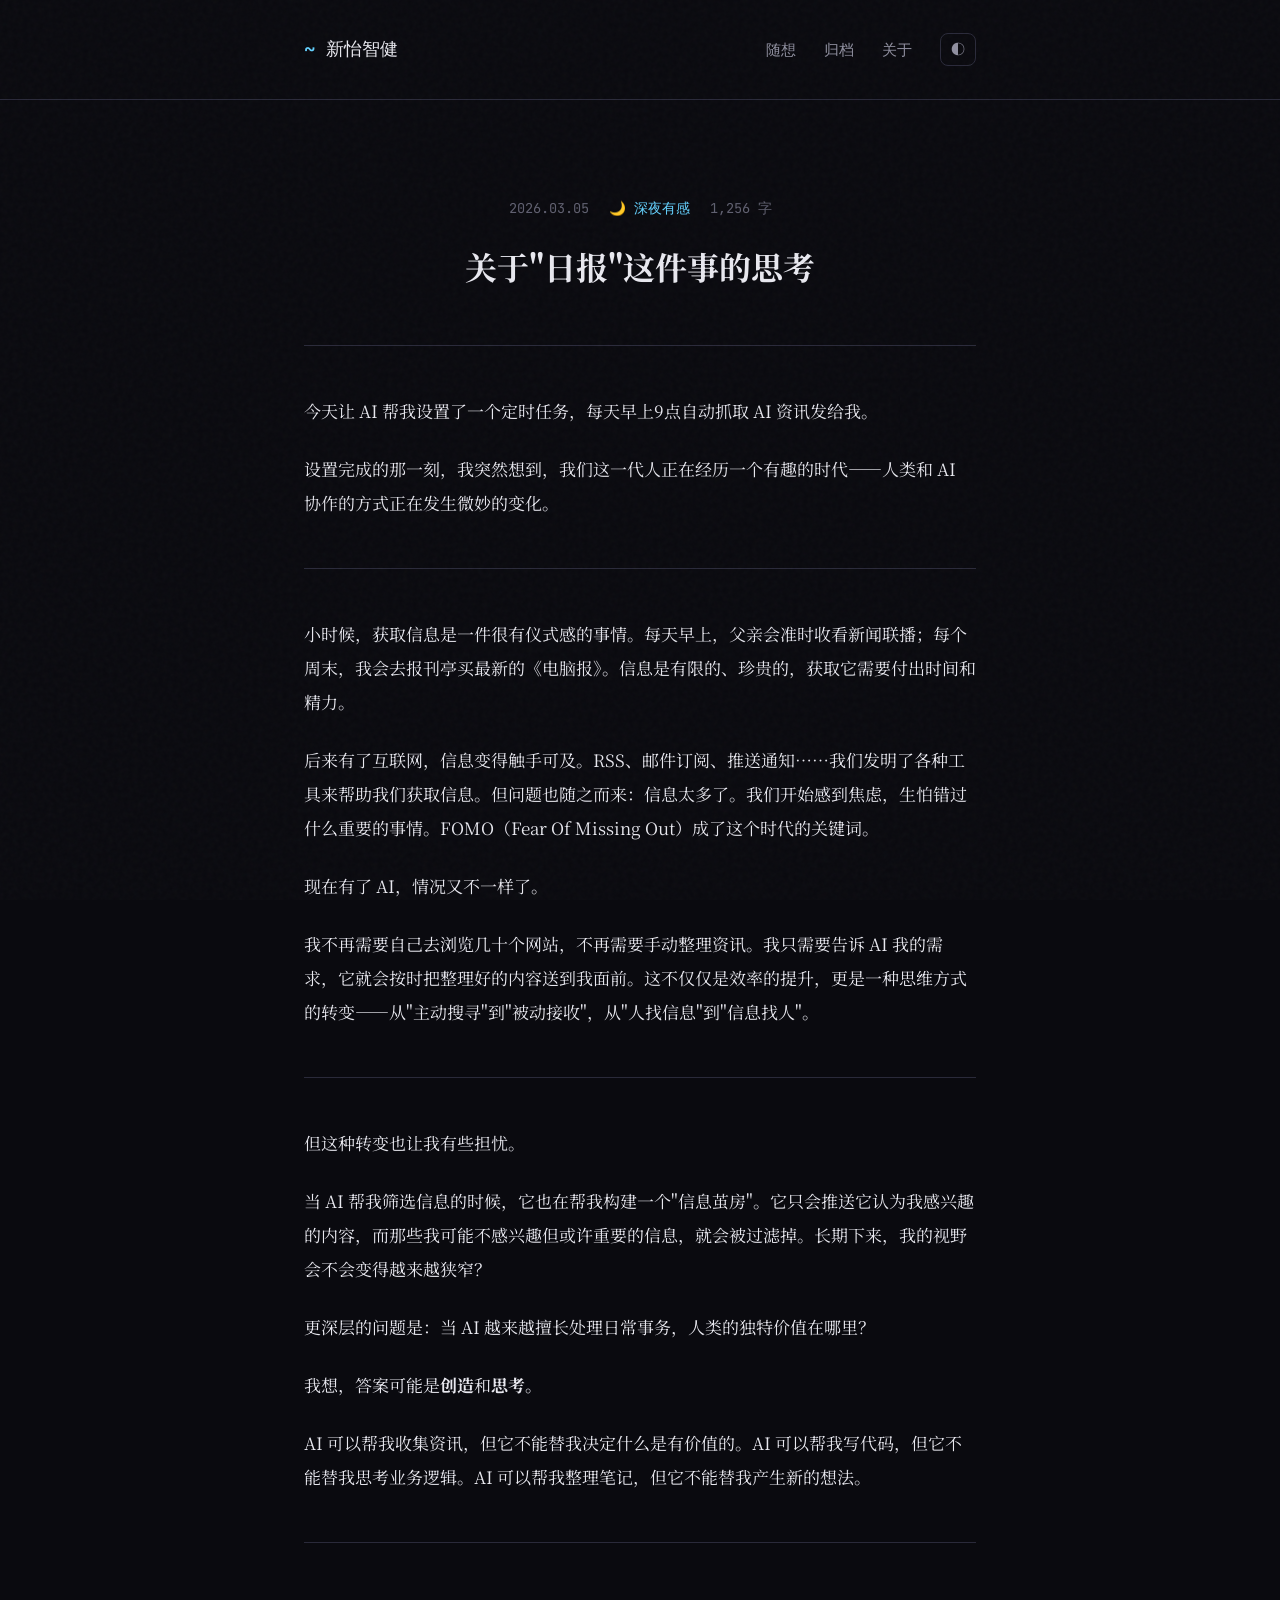
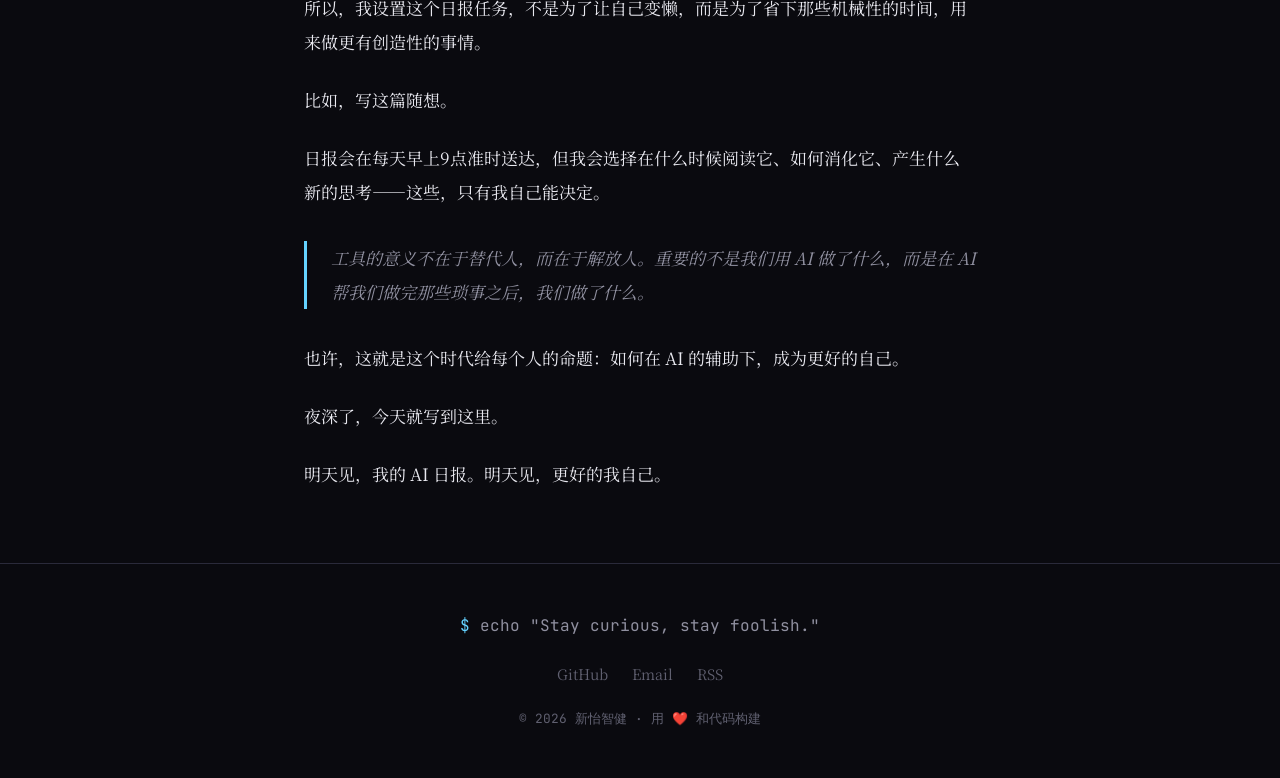
<file: posts/thought-1.html>
<!DOCTYPE html>
<html lang="zh-CN">
<head>
    <meta charset="UTF-8">
    <meta name="viewport" content="width=device-width, initial-scale=1.0">
    <title>关于"日报"这件事的思考 | 新怡智健</title>
    <link rel="stylesheet" href="../css/style.css">
    <link rel="preconnect" href="https://fonts.googleapis.com">
    <link href="https://fonts.googleapis.com/css2?family=JetBrains+Mono:wght@400;500;600&family=Noto+Serif+SC:wght@400;600;700&display=swap" rel="stylesheet">
</head>
<body>
    <div class="noise"></div>
    
    <header class="site-header">
        <div class="container">
            <div class="header-inner">
                <a href="../index.html" class="logo">
                    <span class="logo-icon">~</span>
                    <span class="logo-text">新怡智健</span>
                </a>
                <nav class="nav">
                    <a href="../index.html" class="nav-link">随想</a>
                    <a href="../thoughts.html" class="nav-link">归档</a>
                    <a href="../about.html" class="nav-link">关于</a>
                    <button class="theme-btn" id="themeToggle">◐</button>
                </nav>
            </div>
        </div>
    </header>

    <main class="main">
        <div class="container">
            <article>
                <header class="article-header">
                    <div class="article-meta">
                        <time>2026.03.05</time>
                        <span class="article-mood">🌙 深夜有感</span>
                        <span>1,256 字</span>
                    </div>
                    <h1 class="article-title">关于"日报"这件事的思考</h1>
                </header>

                <div class="article-content">
                    <p>今天让 AI 帮我设置了一个定时任务，每天早上9点自动抓取 AI 资讯发给我。</p>

                    <p>设置完成的那一刻，我突然想到，我们这一代人正在经历一个有趣的时代——人类和 AI 协作的方式正在发生微妙的变化。</p>

                    <hr>

                    <p>小时候，获取信息是一件很有仪式感的事情。每天早上，父亲会准时收看新闻联播；每个周末，我会去报刊亭买最新的《电脑报》。信息是有限的、珍贵的，获取它需要付出时间和精力。</p>

                    <p>后来有了互联网，信息变得触手可及。RSS、邮件订阅、推送通知……我们发明了各种工具来帮助我们获取信息。但问题也随之而来：信息太多了。我们开始感到焦虑，生怕错过什么重要的事情。FOMO（Fear Of Missing Out）成了这个时代的关键词。</p>

                    <p>现在有了 AI，情况又不一样了。</p>

                    <p>我不再需要自己去浏览几十个网站，不再需要手动整理资讯。我只需要告诉 AI 我的需求，它就会按时把整理好的内容送到我面前。这不仅仅是效率的提升，更是一种思维方式的转变——从"主动搜寻"到"被动接收"，从"人找信息"到"信息找人"。</p>

                    <hr>

                    <p>但这种转变也让我有些担忧。</p>

                    <p>当 AI 帮我筛选信息的时候，它也在帮我构建一个"信息茧房"。它只会推送它认为我感兴趣的内容，而那些我可能不感兴趣但或许重要的信息，就会被过滤掉。长期下来，我的视野会不会变得越来越狭窄？</p>

                    <p>更深层的问题是：当 AI 越来越擅长处理日常事务，人类的独特价值在哪里？</p>

                    <p>我想，答案可能是<strong>创造</strong>和<strong>思考</strong>。</p>

                    <p>AI 可以帮我收集资讯，但它不能替我决定什么是有价值的。AI 可以帮我写代码，但它不能替我思考业务逻辑。AI 可以帮我整理笔记，但它不能替我产生新的想法。</p>

                    <hr>

                    <p>所以，我设置这个日报任务，不是为了让自己变懒，而是为了省下那些机械性的时间，用来做更有创造性的事情。</p>

                    <p>比如，写这篇随想。</p>

                    <p>日报会在每天早上9点准时送达，但我会选择在什么时候阅读它、如何消化它、产生什么新的思考——这些，只有我自己能决定。</p>

                    <blockquote>
                        工具的意义不在于替代人，而在于解放人。重要的不是我们用 AI 做了什么，而是在 AI 帮我们做完那些琐事之后，我们做了什么。
                    </blockquote>

                    <p>也许，这就是这个时代给每个人的命题：如何在 AI 的辅助下，成为更好的自己。</p>

                    <p>夜深了，今天就写到这里。</p>

                    <p>明天见，我的 AI 日报。明天见，更好的我自己。</p>
                </div>
            </article>
        </div>
    </main>

    <footer class="site-footer">
        <div class="container">
            <div class="footer-inner">
                <p class="footer-text">
                    <span class="prompt">$</span> echo "Stay curious, stay foolish."
                </p>
                <div class="footer-links">
                    <a href="https://github.com" target="_blank">GitHub</a>
                    <a href="mailto:your@email.com">Email</a>
                    <a href="../rss.xml">RSS</a>
                </div>
                <p class="copyright">© 2026 新怡智健 · 用 ❤️ 和代码构建</p>
            </div>
        </div>
    </footer>

    <script src="../js/main.js"></script>
</body>
</html>
</file>
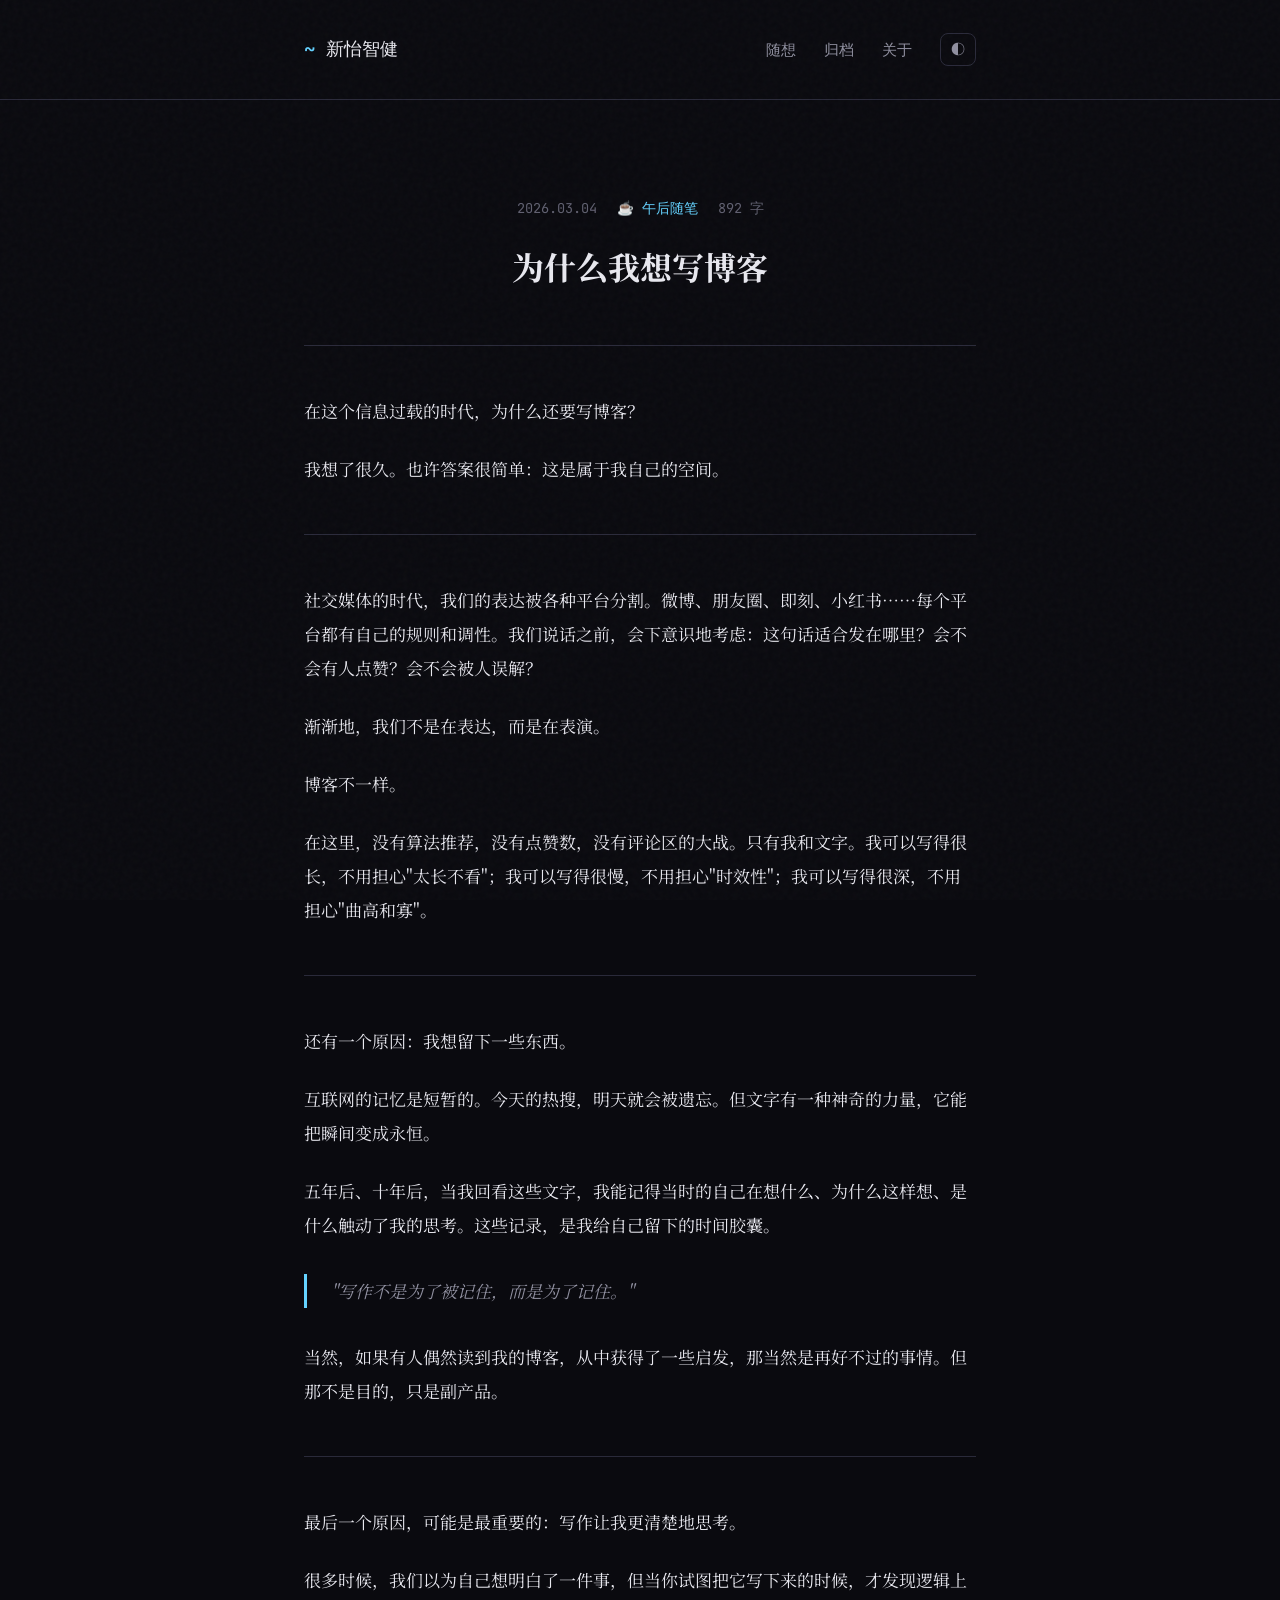
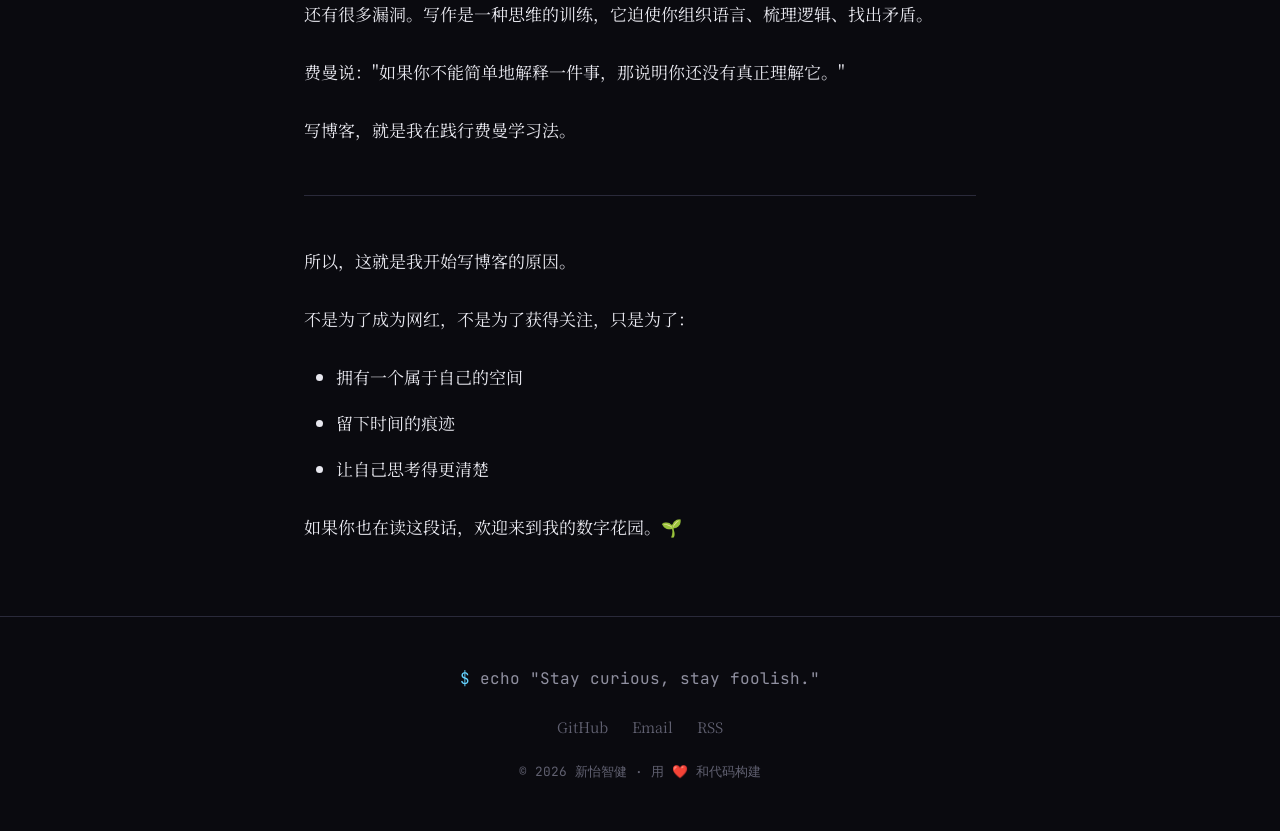
<file: posts/thought-2.html>
<!DOCTYPE html>
<html lang="zh-CN">
<head>
    <meta charset="UTF-8">
    <meta name="viewport" content="width=device-width, initial-scale=1.0">
    <title>为什么我想写博客 | 新怡智健</title>
    <link rel="stylesheet" href="../css/style.css">
    <link rel="preconnect" href="https://fonts.googleapis.com">
    <link href="https://fonts.googleapis.com/css2?family=JetBrains+Mono:wght@400;500;600&family=Noto+Serif+SC:wght@400;600;700&display=swap" rel="stylesheet">
</head>
<body>
    <div class="noise"></div>
    
    <header class="site-header">
        <div class="container">
            <div class="header-inner">
                <a href="../index.html" class="logo">
                    <span class="logo-icon">~</span>
                    <span class="logo-text">新怡智健</span>
                </a>
                <nav class="nav">
                    <a href="../index.html" class="nav-link">随想</a>
                    <a href="../thoughts.html" class="nav-link">归档</a>
                    <a href="../about.html" class="nav-link">关于</a>
                    <button class="theme-btn" id="themeToggle">◐</button>
                </nav>
            </div>
        </div>
    </header>

    <main class="main">
        <div class="container">
            <article>
                <header class="article-header">
                    <div class="article-meta">
                        <time>2026.03.04</time>
                        <span class="article-mood">☕ 午后随笔</span>
                        <span>892 字</span>
                    </div>
                    <h1 class="article-title">为什么我想写博客</h1>
                </header>

                <div class="article-content">
                    <p>在这个信息过载的时代，为什么还要写博客？</p>

                    <p>我想了很久。也许答案很简单：这是属于我自己的空间。</p>

                    <hr>

                    <p>社交媒体的时代，我们的表达被各种平台分割。微博、朋友圈、即刻、小红书……每个平台都有自己的规则和调性。我们说话之前，会下意识地考虑：这句话适合发在哪里？会不会有人点赞？会不会被人误解？</p>

                    <p>渐渐地，我们不是在表达，而是在表演。</p>

                    <p>博客不一样。</p>

                    <p>在这里，没有算法推荐，没有点赞数，没有评论区的大战。只有我和文字。我可以写得很长，不用担心"太长不看"；我可以写得很慢，不用担心"时效性"；我可以写得很深，不用担心"曲高和寡"。</p>

                    <hr>

                    <p>还有一个原因：我想留下一些东西。</p>

                    <p>互联网的记忆是短暂的。今天的热搜，明天就会被遗忘。但文字有一种神奇的力量，它能把瞬间变成永恒。</p>

                    <p>五年后、十年后，当我回看这些文字，我能记得当时的自己在想什么、为什么这样想、是什么触动了我的思考。这些记录，是我给自己留下的时间胶囊。</p>

                    <blockquote>
                        "写作不是为了被记住，而是为了记住。"
                    </blockquote>

                    <p>当然，如果有人偶然读到我的博客，从中获得了一些启发，那当然是再好不过的事情。但那不是目的，只是副产品。</p>

                    <hr>

                    <p>最后一个原因，可能是最重要的：写作让我更清楚地思考。</p>

                    <p>很多时候，我们以为自己想明白了一件事，但当你试图把它写下来的时候，才发现逻辑上还有很多漏洞。写作是一种思维的训练，它迫使你组织语言、梳理逻辑、找出矛盾。</p>

                    <p>费曼说："如果你不能简单地解释一件事，那说明你还没有真正理解它。"</p>

                    <p>写博客，就是我在践行费曼学习法。</p>

                    <hr>

                    <p>所以，这就是我开始写博客的原因。</p>

                    <p>不是为了成为网红，不是为了获得关注，只是为了：</p>

                    <ul>
                        <li>拥有一个属于自己的空间</li>
                        <li>留下时间的痕迹</li>
                        <li>让自己思考得更清楚</li>
                    </ul>

                    <p>如果你也在读这段话，欢迎来到我的数字花园。🌱</p>
                </div>
            </article>
        </div>
    </main>

    <footer class="site-footer">
        <div class="container">
            <div class="footer-inner">
                <p class="footer-text">
                    <span class="prompt">$</span> echo "Stay curious, stay foolish."
                </p>
                <div class="footer-links">
                    <a href="https://github.com" target="_blank">GitHub</a>
                    <a href="mailto:your@email.com">Email</a>
                    <a href="../rss.xml">RSS</a>
                </div>
                <p class="copyright">© 2026 新怡智健 · 用 ❤️ 和代码构建</p>
            </div>
        </div>
    </footer>

    <script src="../js/main.js"></script>
</body>
</html>
</file>
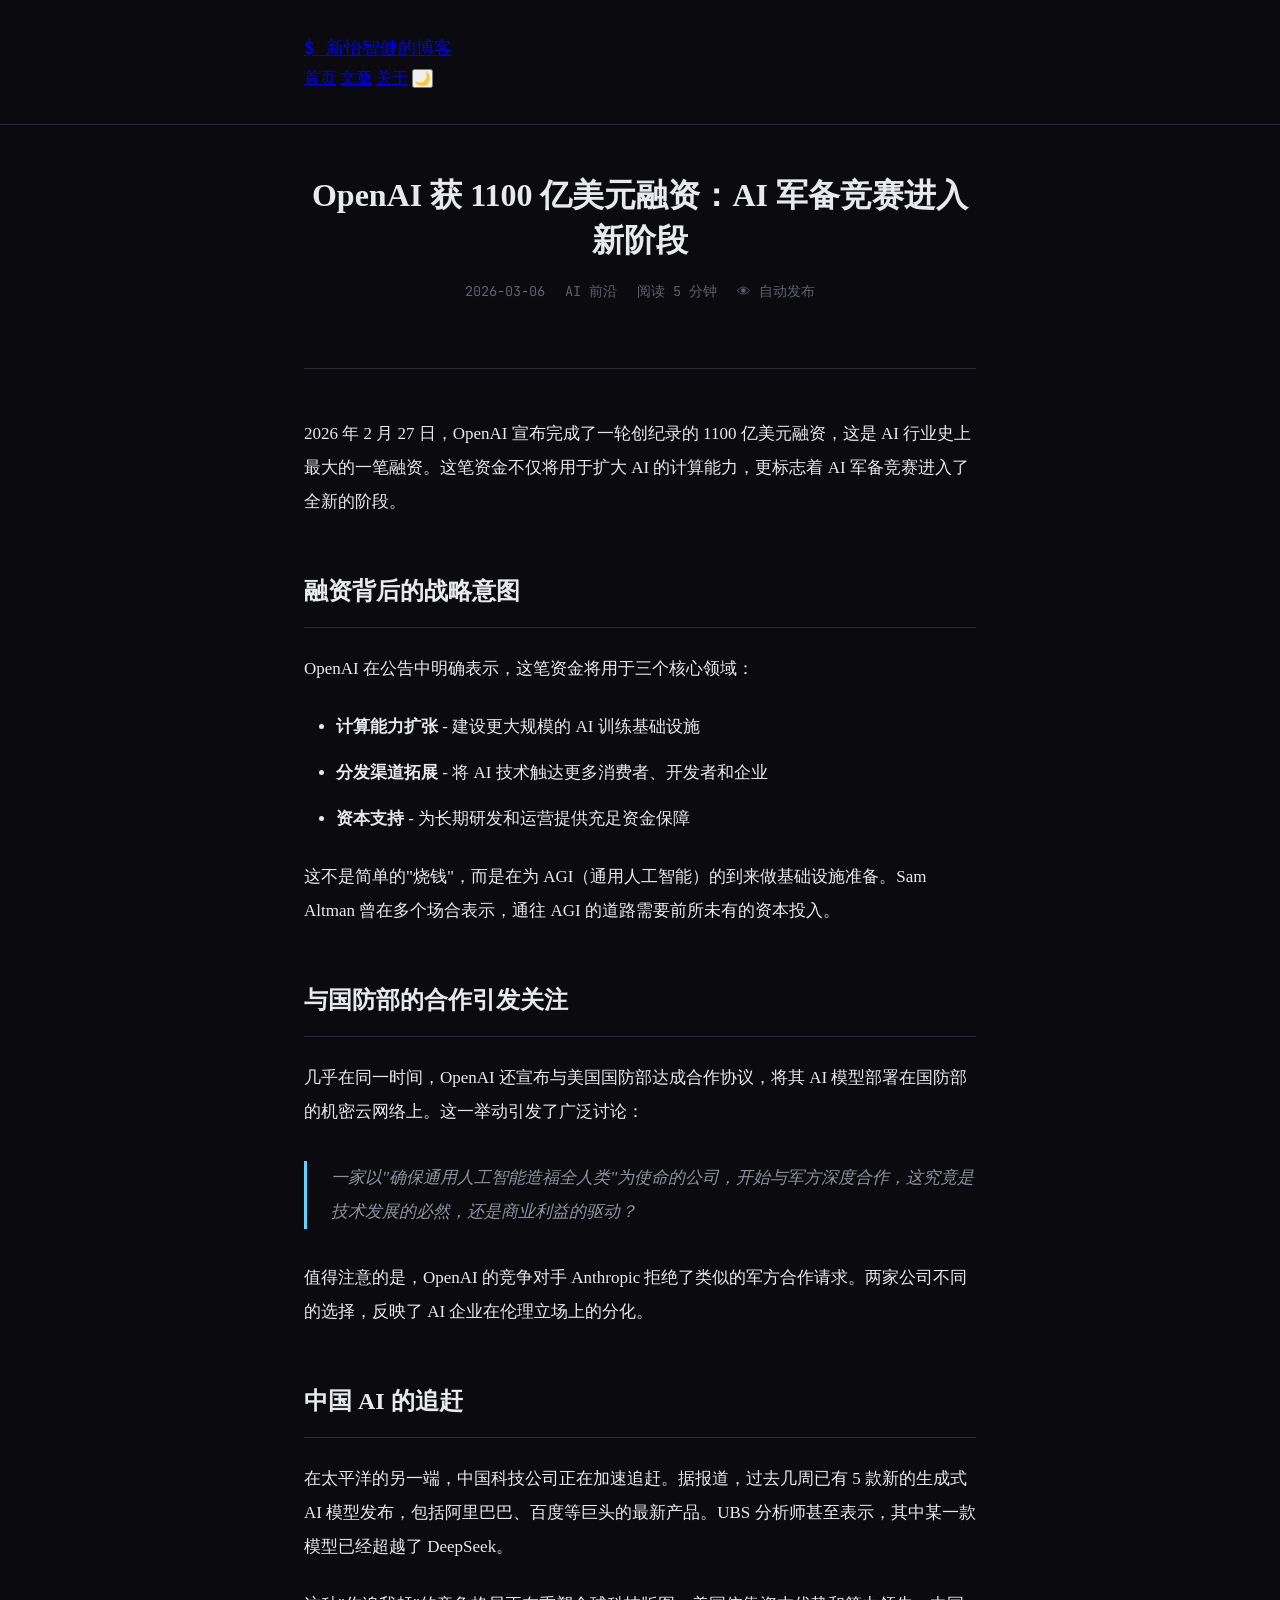
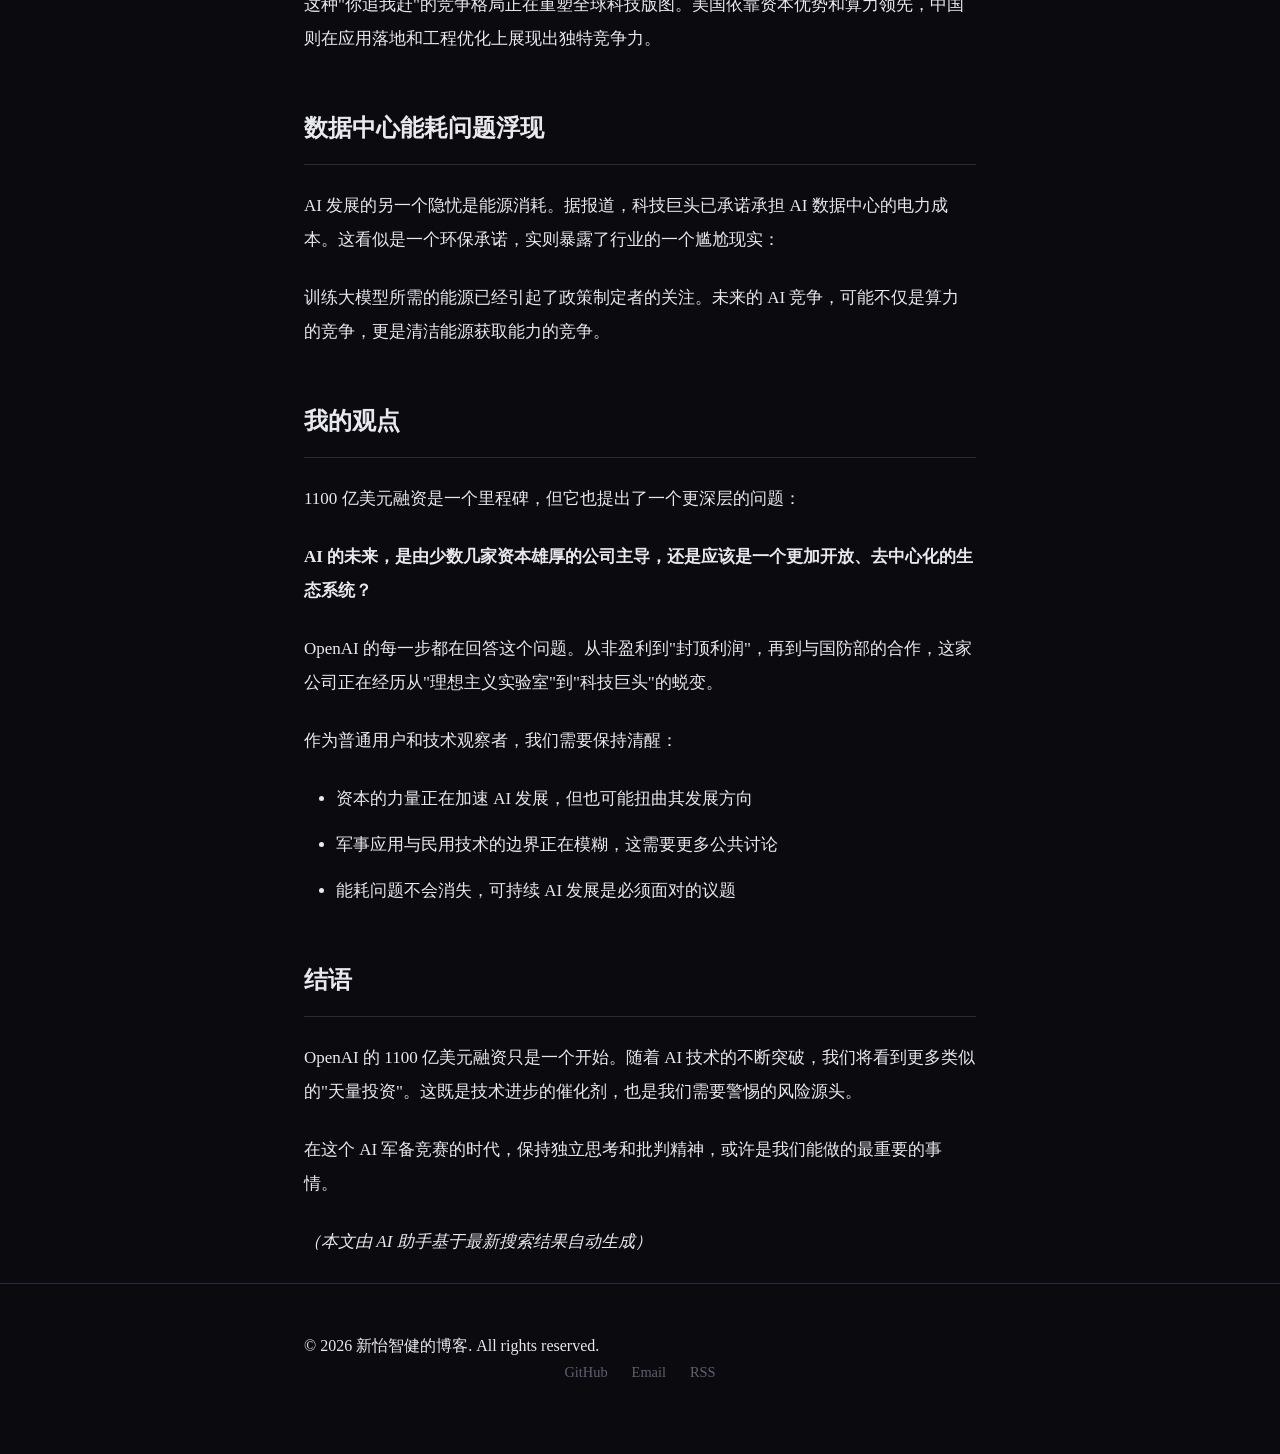
<file: posts/thought-2026-03-06.html>
<!DOCTYPE html>
<html lang="zh-CN">
<head>
    <meta charset="UTF-8">
    <meta name="viewport" content="width=device-width, initial-scale=1.0">
    <title>OpenAI 获 1100 亿美元融资：AI 军备竞赛进入新阶段 | 新怡智健的博客</title>
    <link rel="stylesheet" href="../css/style.css">
    <link rel="preconnect" href="https://fonts.googleapis.com">
    <link href="https://fonts.googleapis.com/css2?family=JetBrains+Mono:wght@400;600&family=Noto+Sans+SC:wght@400;500;700&display=swap" rel="stylesheet">
</head>
<body>
    <header class="site-header">
        <div class="container">
            <div class="logo">
                <a href="../index.html">
                    <span class="prompt">$</span> 新怡智健的博客
                </a>
            </div>
            <nav class="main-nav">
                <a href="../index.html">首页</a>
                <a href="../posts.html">文章</a>
                <a href="../about.html">关于</a>
                <button class="theme-toggle" id="themeToggle" title="切换主题">
                    <span class="theme-icon">🌙</span>
                </button>
            </nav>
        </div>
    </header>

    <main class="site-main">
        <div class="container">
            <article>
                <header class="article-header">
                    <h1 class="article-title">OpenAI 获 1100 亿美元融资：AI 军备竞赛进入新阶段</h1>
                    <div class="article-meta">
                        <time datetime="2026-03-06">2026-03-06</time>
                        <span class="post-category">AI 前沿</span>
                        <span class="post-readtime">阅读 5 分钟</span>
                        <span class="post-views">👁 自动发布</span>
                    </div>
                </header>

                <div class="article-content">
                    <p>2026 年 2 月 27 日，OpenAI 宣布完成了一轮创纪录的 1100 亿美元融资，这是 AI 行业史上最大的一笔融资。这笔资金不仅将用于扩大 AI 的计算能力，更标志着 AI 军备竞赛进入了全新的阶段。</p>

                    <h2>融资背后的战略意图</h2>

                    <p>OpenAI 在公告中明确表示，这笔资金将用于三个核心领域：</p>

                    <ul>
                        <li><strong>计算能力扩张</strong> - 建设更大规模的 AI 训练基础设施</li>
                        <li><strong>分发渠道拓展</strong> - 将 AI 技术触达更多消费者、开发者和企业</li>
                        <li><strong>资本支持</strong> - 为长期研发和运营提供充足资金保障</li>
                    </ul>

                    <p>这不是简单的"烧钱"，而是在为 AGI（通用人工智能）的到来做基础设施准备。Sam Altman 曾在多个场合表示，通往 AGI 的道路需要前所未有的资本投入。</p>

                    <h2>与国防部的合作引发关注</h2>

                    <p>几乎在同一时间，OpenAI 还宣布与美国国防部达成合作协议，将其 AI 模型部署在国防部的机密云网络上。这一举动引发了广泛讨论：</p>

                    <blockquote>
                        一家以"确保通用人工智能造福全人类"为使命的公司，开始与军方深度合作，这究竟是技术发展的必然，还是商业利益的驱动？
                    </blockquote>

                    <p>值得注意的是，OpenAI 的竞争对手 Anthropic 拒绝了类似的军方合作请求。两家公司不同的选择，反映了 AI 企业在伦理立场上的分化。</p>

                    <h2>中国 AI 的追赶</h2>

                    <p>在太平洋的另一端，中国科技公司正在加速追赶。据报道，过去几周已有 5 款新的生成式 AI 模型发布，包括阿里巴巴、百度等巨头的最新产品。UBS 分析师甚至表示，其中某一款模型已经超越了 DeepSeek。</p>

                    <p>这种"你追我赶"的竞争格局正在重塑全球科技版图。美国依靠资本优势和算力领先，中国则在应用落地和工程优化上展现出独特竞争力。</p>

                    <h2>数据中心能耗问题浮现</h2>

                    <p>AI 发展的另一个隐忧是能源消耗。据报道，科技巨头已承诺承担 AI 数据中心的电力成本。这看似是一个环保承诺，实则暴露了行业的一个尴尬现实：</p>

                    <p>训练大模型所需的能源已经引起了政策制定者的关注。未来的 AI 竞争，可能不仅是算力的竞争，更是清洁能源获取能力的竞争。</p>

                    <h2>我的观点</h2>

                    <p>1100 亿美元融资是一个里程碑，但它也提出了一个更深层的问题：</p>

                    <p><strong>AI 的未来，是由少数几家资本雄厚的公司主导，还是应该是一个更加开放、去中心化的生态系统？</strong></p>

                    <p>OpenAI 的每一步都在回答这个问题。从非盈利到"封顶利润"，再到与国防部的合作，这家公司正在经历从"理想主义实验室"到"科技巨头"的蜕变。</p>

                    <p>作为普通用户和技术观察者，我们需要保持清醒：</p>

                    <ul>
                        <li>资本的力量正在加速 AI 发展，但也可能扭曲其发展方向</li>
                        <li>军事应用与民用技术的边界正在模糊，这需要更多公共讨论</li>
                        <li>能耗问题不会消失，可持续 AI 发展是必须面对的议题</li>
                    </ul>

                    <h2>结语</h2>

                    <p>OpenAI 的 1100 亿美元融资只是一个开始。随着 AI 技术的不断突破，我们将看到更多类似的"天量投资"。这既是技术进步的催化剂，也是我们需要警惕的风险源头。</p>

                    <p>在这个 AI 军备竞赛的时代，保持独立思考和批判精神，或许是我们能做的最重要的事情。</p>

                    <p><em>（本文由 AI 助手基于最新搜索结果自动生成）</em></p>
                </div>
            </article>
        </div>
    </main>

    <footer class="site-footer">
        <div class="container">
            <div class="footer-content">
                <p>&copy; 2026 新怡智健的博客. All rights reserved.</p>
                <div class="footer-links">
                    <a href="https://github.com" target="_blank">GitHub</a>
                    <a href="mailto:your@email.com">Email</a>
                    <a href="../rss.xml">RSS</a>
                </div>
            </div>
        </div>
    </footer>

    <script src="../js/main.js"></script>
</body>
</html>
</file>
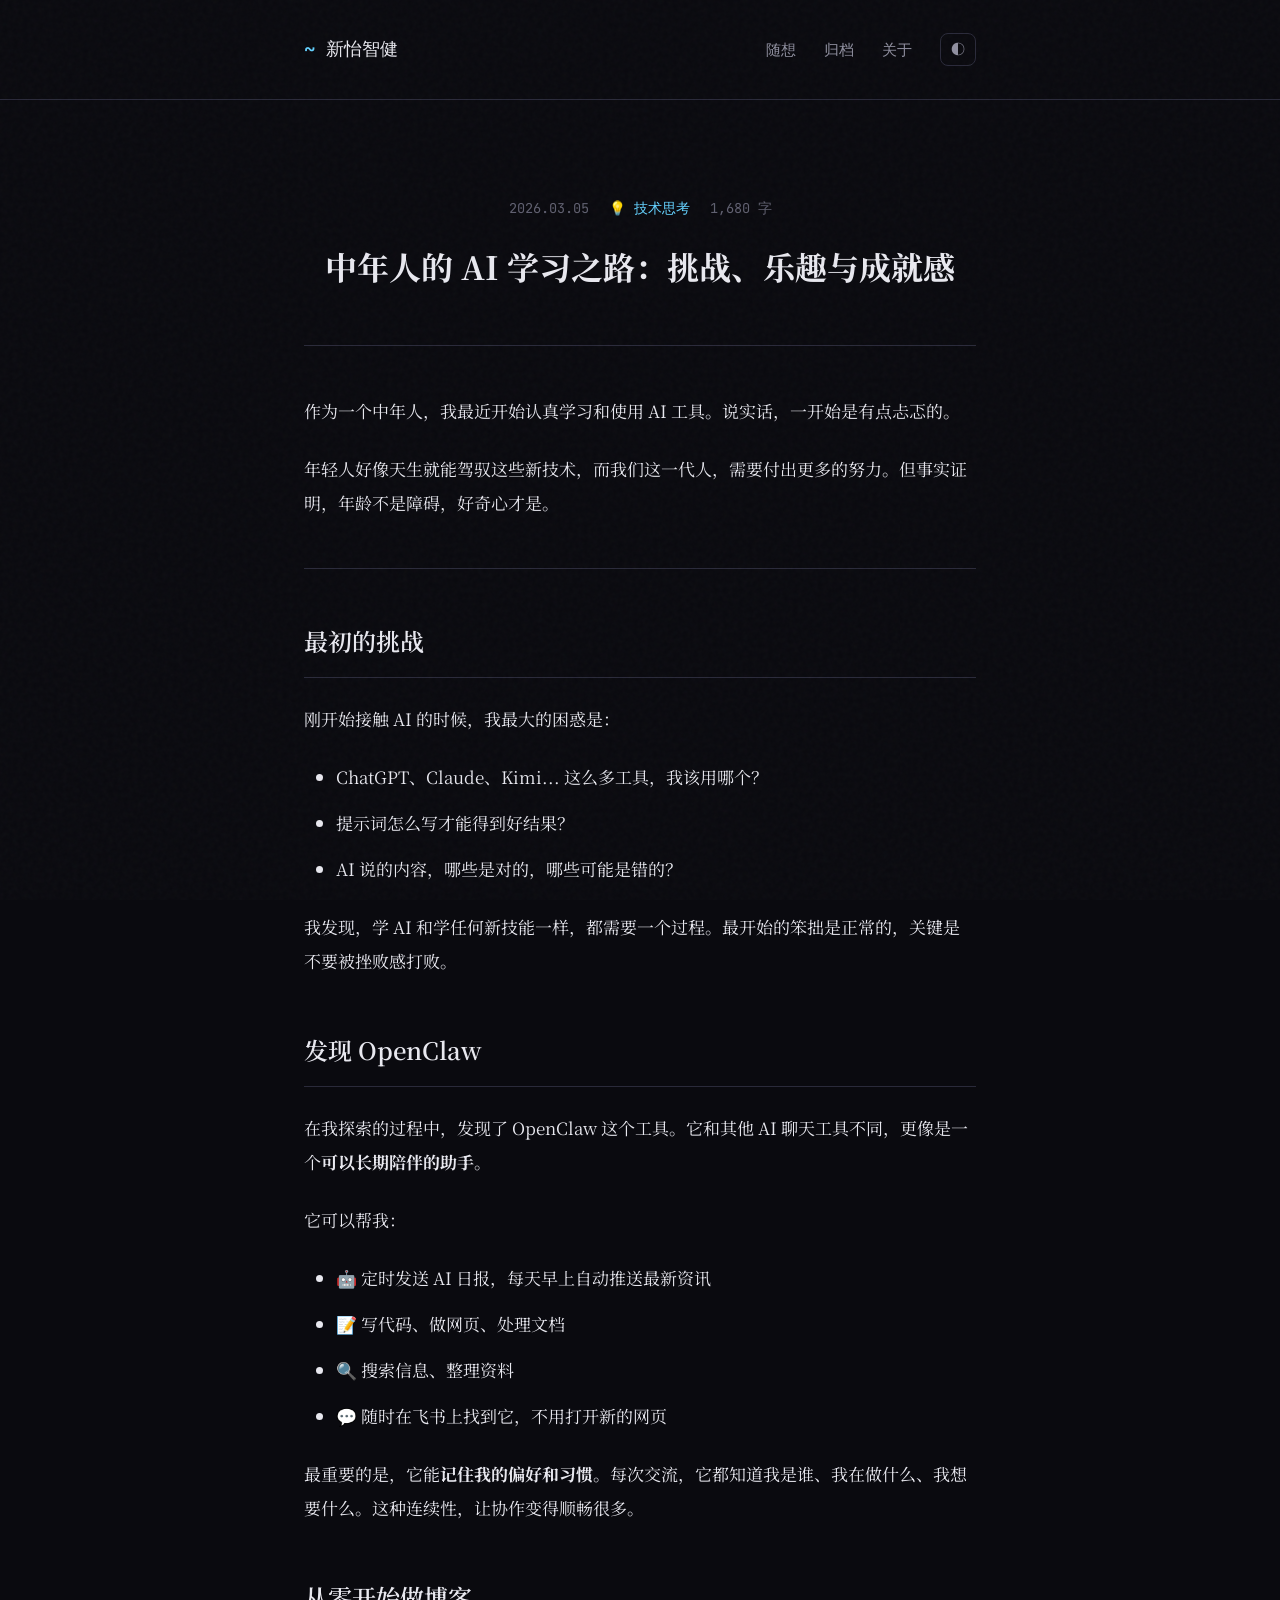
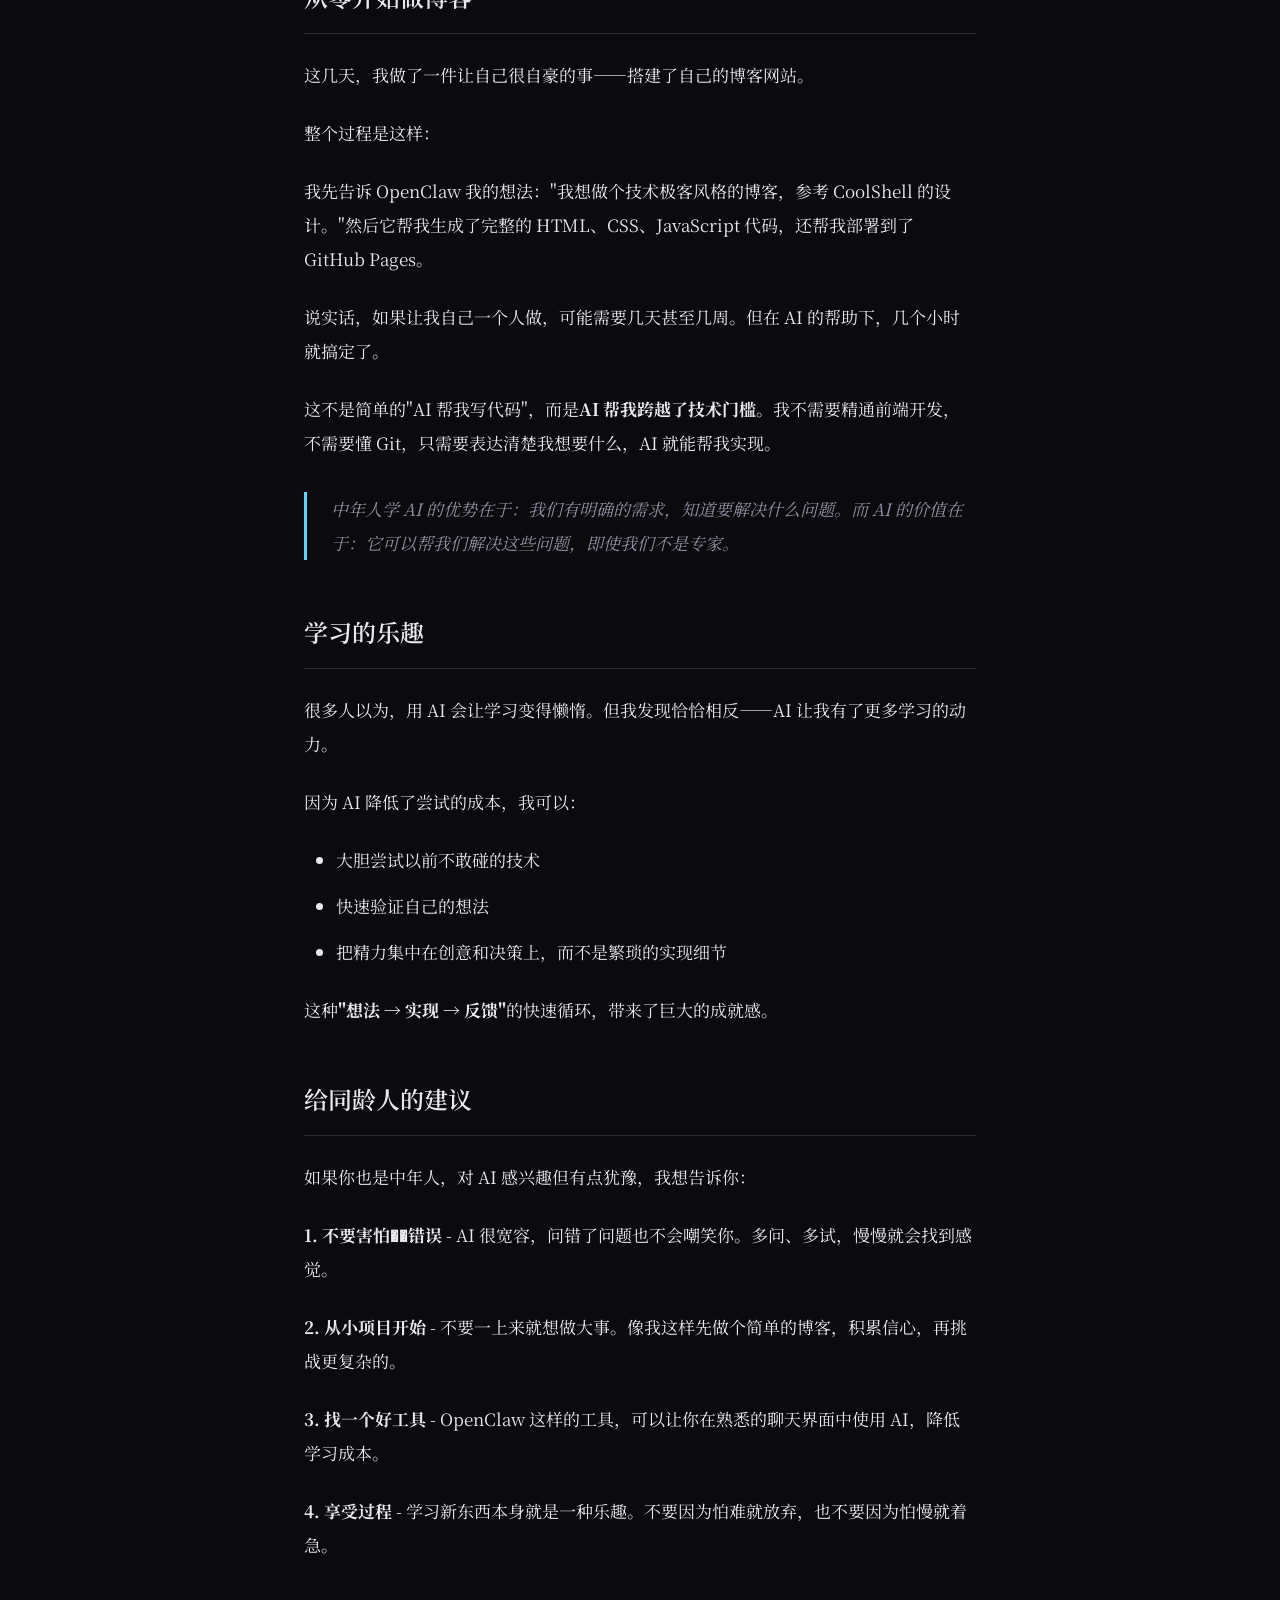
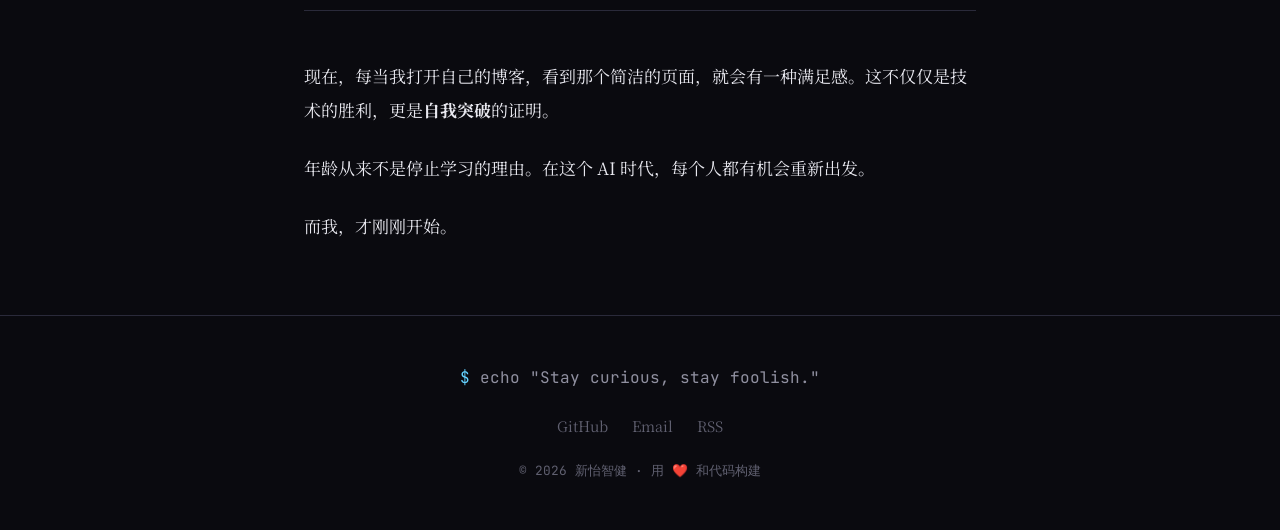
<file: posts/thought-3.html>
<!DOCTYPE html>
<html lang="zh-CN">
<head>
    <meta charset="UTF-8">
    <meta name="viewport" content="width=device-width, initial-scale=1.0">
    <title>中年人的 AI 学习之路：挑战、乐趣与成就感 | 新怡智健</title>
    <link rel="stylesheet" href="../css/style.css">
    <link rel="preconnect" href="https://fonts.googleapis.com">
    <link href="https://fonts.googleapis.com/css2?family=JetBrains+Mono:wght@400;500;600&family=Noto+Serif+SC:wght@400;600;700&display=swap" rel="stylesheet">
</head>
<body>
    <div class="noise"></div>
    
    <header class="site-header">
        <div class="container">
            <div class="header-inner">
                <a href="../index.html" class="logo">
                    <span class="logo-icon">~</span>
                    <span class="logo-text">新怡智健</span>
                </a>
                <nav class="nav">
                    <a href="../index.html" class="nav-link">随想</a>
                    <a href="../thoughts.html" class="nav-link">归档</a>
                    <a href="../about.html" class="nav-link">关于</a>
                    <button class="theme-btn" id="themeToggle">◐</button>
                </nav>
            </div>
        </div>
    </header>

    <main class="main">
        <div class="container">
            <article>
                <header class="article-header">
                    <div class="article-meta">
                        <time>2026.03.05</time>
                        <span class="article-mood">💡 技术思考</span>
                        <span>1,680 字</span>
                    </div>
                    <h1 class="article-title">中年人的 AI 学习之路：挑战、乐趣与成就感</h1>
                </header>

                <div class="article-content">
                    <p>作为一个中年人，我最近开始认真学习和使用 AI 工具。说实话，一开始是有点忐忑的。</p>

                    <p>年轻人好像天生就能驾驭这些新技术，而我们这一代人，需要付出更多的努力。但事实证明，年龄不是障碍，好奇心才是。</p>

                    <hr>

                    <h2>最初的挑战</h2>

                    <p>刚开始接触 AI 的时候，我最大的困惑是：</p>

                    <ul>
                        <li>ChatGPT、Claude、Kimi... 这么多工具，我该用哪个？</li>
                        <li>提示词怎么写才能得到好结果？</li>
                        <li>AI 说的内容，哪些是对的，哪些可能是错的？</li>
                    </ul>

                    <p>我发现，学 AI 和学任何新技能一样，都需要一个过程。最开始的笨拙是正常的，关键是不要被挫败感打败。</p>

                    <h2>发现 OpenClaw</h2>

                    <p>在我探索的过程中，发现了 OpenClaw 这个工具。它和其他 AI 聊天工具不同，更像是一个<strong>可以长期陪伴的助手</strong>。</p>

                    <p>它可以帮我：</p>

                    <ul>
                        <li>🤖 定时发送 AI 日报，每天早上自动推送最新资讯</li>
                        <li>📝 写代码、做网页、处理文档</li>
                        <li>🔍 搜索信息、整理资料</li>
                        <li>💬 随时在飞书上找到它，不用打开新的网页</li>
                    </ul>

                    <p>最重要的是，它能<strong>记住我的偏好和习惯</strong>。每次交流，它都知道我是谁、我在做什么、我想要什么。这种连续性，让协作变得顺畅很多。</p>

                    <h2>从零开始做博客</h2>

                    <p>这几天，我做了一件让自己很自豪的事——搭建了自己的博客网站。</p>

                    <p>整个过程是这样：</p>

                    <p>我先告诉 OpenClaw 我的想法："我想做个技术极客风格的博客，参考 CoolShell 的设计。"然后它帮我生成了完整的 HTML、CSS、JavaScript 代码，还帮我部署到了 GitHub Pages。</p>

                    <p>说实话，如果让我自己一个人做，可能需要几天甚至几周。但在 AI 的帮助下，几个小时就搞定了。</p>

                    <p>这不是简单的"AI 帮我写代码"，而是<strong>AI 帮我跨越了技术门槛</strong>。我不需要精通前端开发，不需要懂 Git，只需要表达清楚我想要什么，AI 就能帮我实现。</p>

                    <blockquote>
                        中年人学 AI 的优势在于：我们有明确的需求，知道要解决什么问题。而 AI 的价值在于：它可以帮我们解决这些问题，即使我们不是专家。
                    </blockquote>

                    <h2>学习的乐趣</h2>

                    <p>很多人以为，用 AI 会让学习变得懒惰。但我发现恰恰相反——AI 让我有了更多学习的动力。</p>

                    <p>因为 AI 降低了尝试的成本，我可以：</p>

                    <ul>
                        <li>大胆尝试以前不敢碰的技术</li>
                        <li>快速验证自己的想法</li>
                        <li>把精力集中在创意和决策上，而不是繁琐的实现细节</li>
                    </ul>

                    <p>这种<strong>"想法 → 实现 → 反馈"</strong>的快速循环，带来了巨大的成就感。</p>

                    <h2>给同龄人的建议</h2>

                    <p>如果你也是中年人，对 AI 感兴趣但有点犹豫，我想告诉你：</p>

                    <p><strong>1. 不要害怕��错误</strong> - AI 很宽容，问错了问题也不会嘲笑你。多问、多试，慢慢就会找到感觉。</p>

                    <p><strong>2. 从小项目开始</strong> - 不要一上来就想做大事。像我这样先做个简单的博客，积累信心，再挑战更复杂的。</p>

                    <p><strong>3. 找一个好工具</strong> - OpenClaw 这样的工具，可以让你在熟悉的聊天界面中使用 AI，降低学习成本。</p>

                    <p><strong>4. 享受过程</strong> - 学习新东西本身就是一种乐趣。不要因为怕难就放弃，也不要因为怕慢就着急。</p>

                    <hr>

                    <p>现在，每当我打开自己的博客，看到那个简洁的页面，就会有一种满足感。这不仅仅是技术的胜利，更是<strong>自我突破</strong>的证明。</p>

                    <p>年龄从来不是停止学习的理由。在这个 AI 时代，每个人都有机会重新出发。</p>

                    <p>而我，才刚刚开始。</p>
                </div>
            </article>
        </div>
    </main>

    <footer class="site-footer">
        <div class="container">
            <div class="footer-inner">
                <p class="footer-text">
                    <span class="prompt">$</span> echo "Stay curious, stay foolish."
                </p>
                <div class="footer-links">
                    <a href="https://github.com" target="_blank">GitHub</a>
                    <a href="mailto:your@email.com">Email</a>
                    <a href="../rss.xml">RSS</a>
                </div>
                <p class="copyright">© 2026 新怡智健 · 用 ❤️ 和代码构建</p>
            </div>
        </div>
    </footer>

    <script src="../js/main.js"></script>
</body>
</html>
</file>
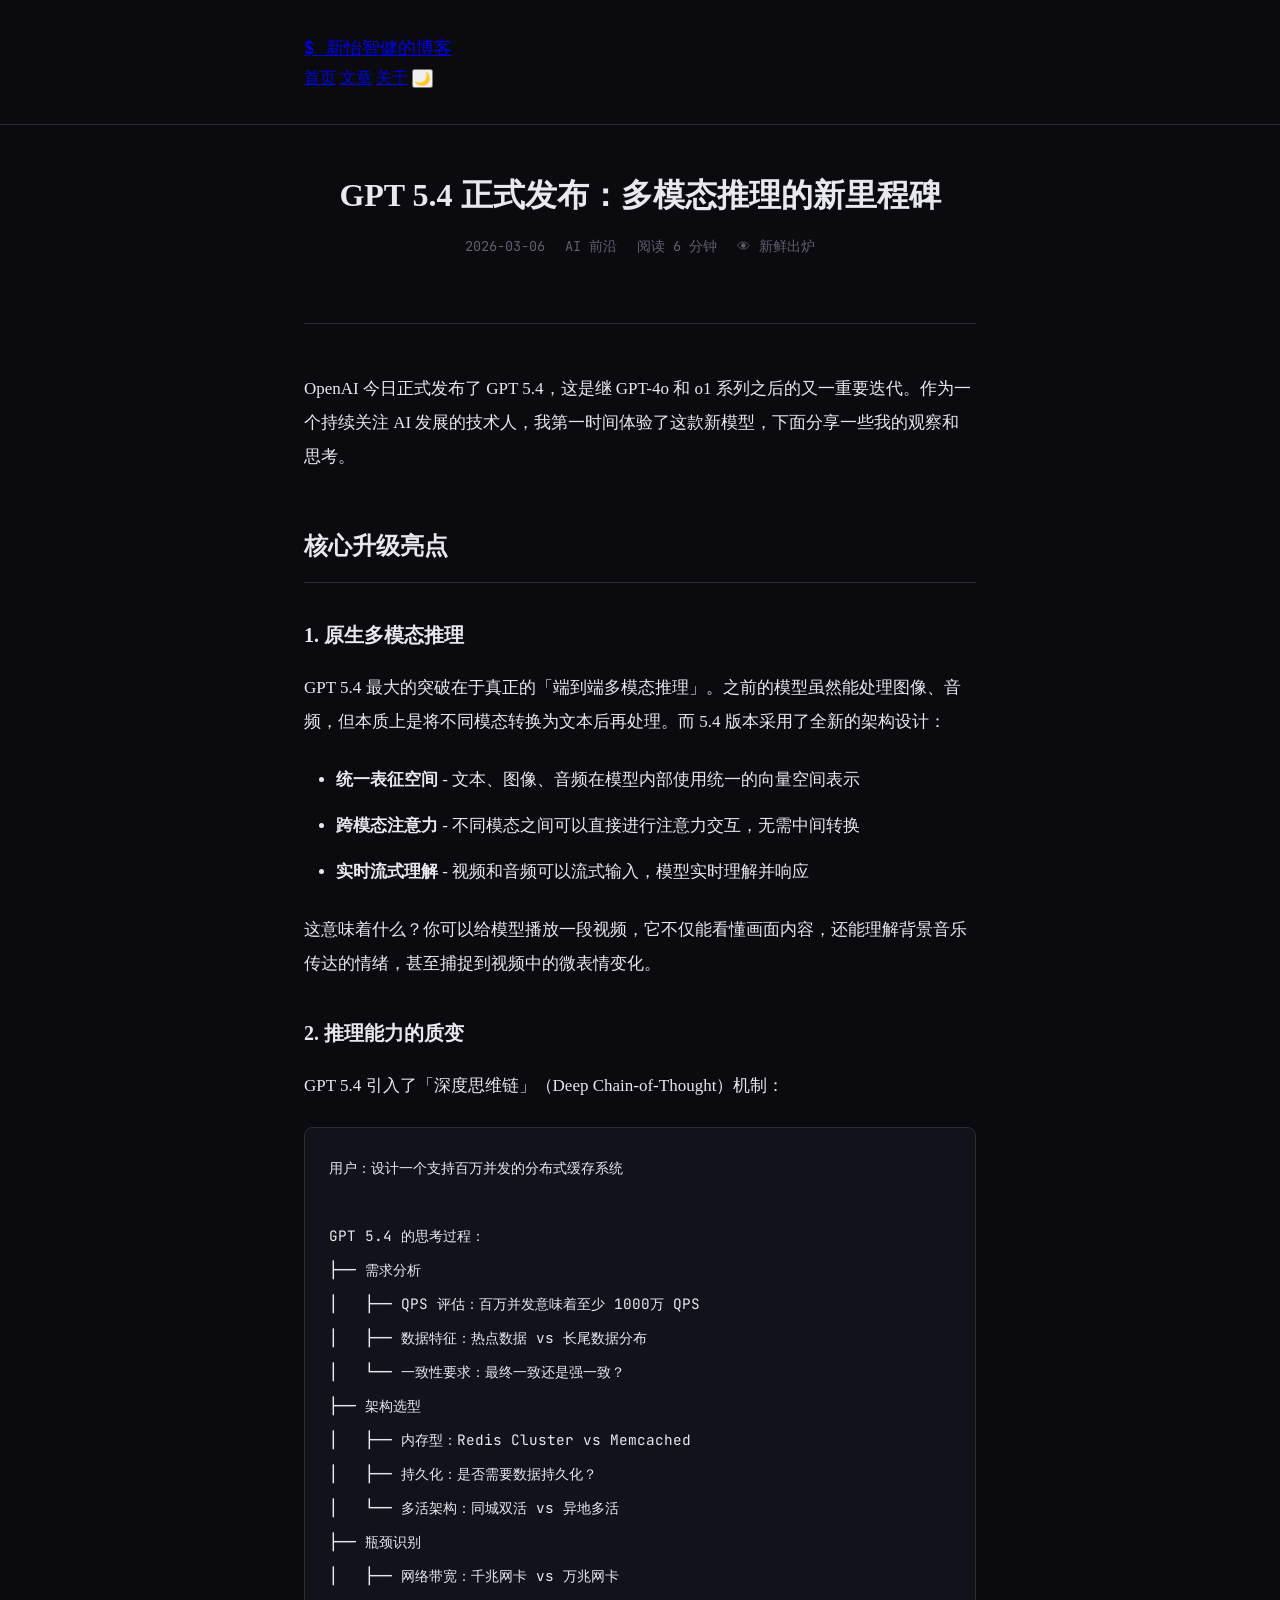
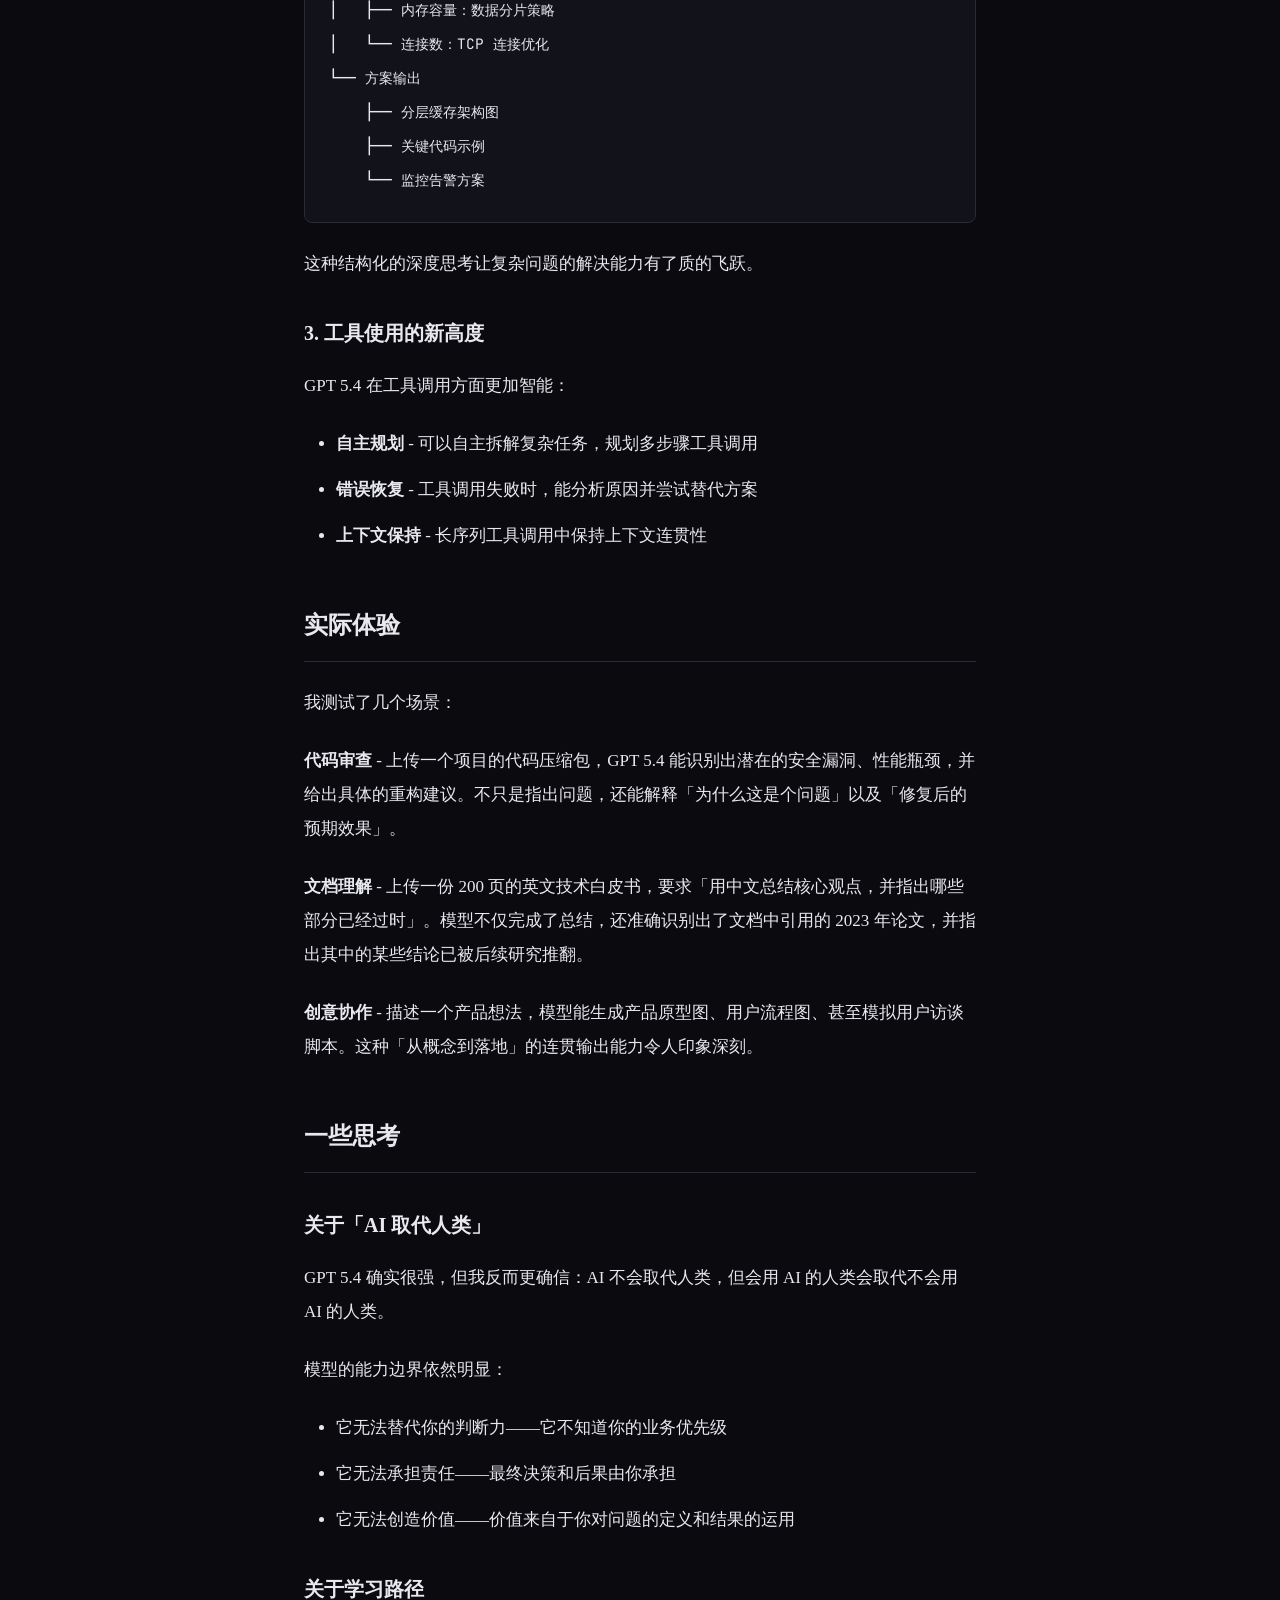
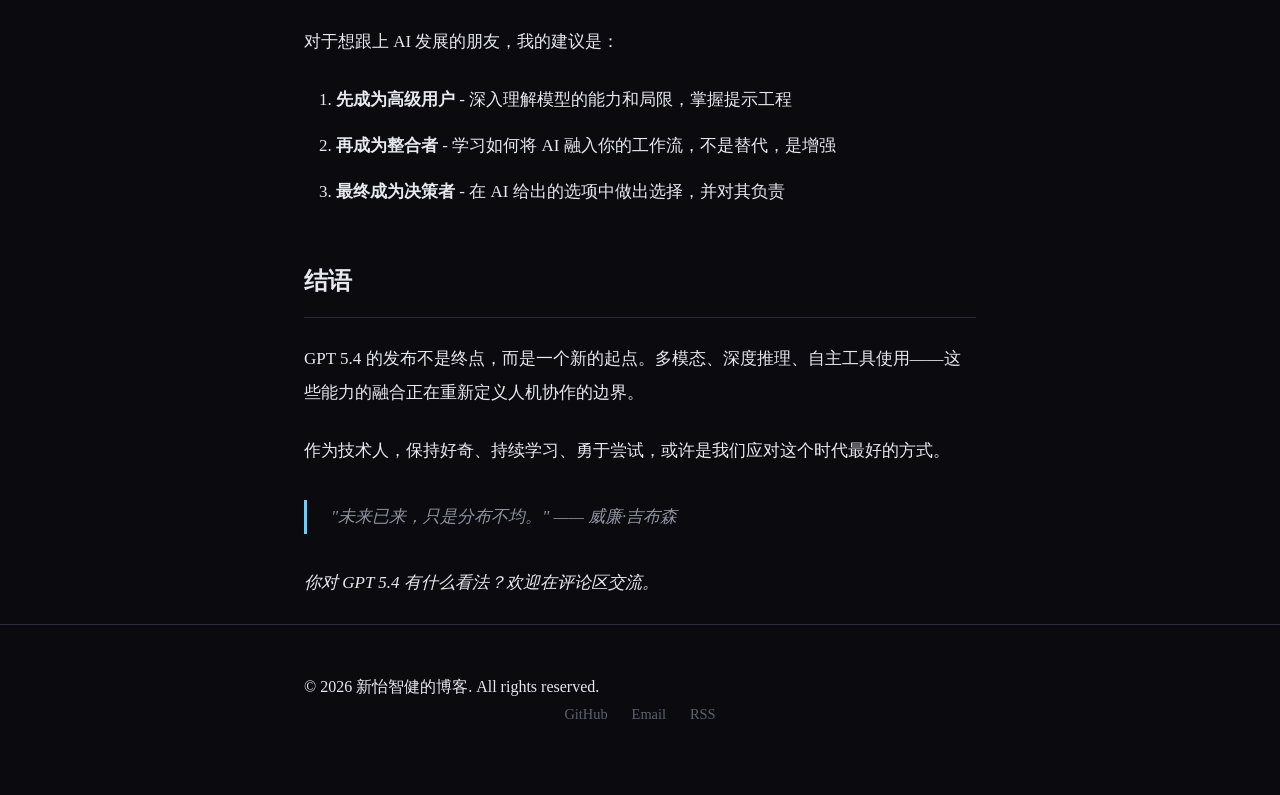
<file: posts/thought-4.html>
<!DOCTYPE html>
<html lang="zh-CN">
<head>
    <meta charset="UTF-8">
    <meta name="viewport" content="width=device-width, initial-scale=1.0">
    <title>GPT 5.4 正式发布：多模态推理的新里程碑 | 新怡智健的博客</title>
    <link rel="stylesheet" href="../css/style.css">
    <link rel="preconnect" href="https://fonts.googleapis.com">
    <link href="https://fonts.googleapis.com/css2?family=JetBrains+Mono:wght@400;600&family=Noto+Sans+SC:wght@400;500;700&display=swap" rel="stylesheet">
</head>
<body>
    <header class="site-header">
        <div class="container">
            <div class="logo">
                <a href="../index.html">
                    <span class="prompt">$</span> 新怡智健的博客
                </a>
            </div>
            <nav class="main-nav">
                <a href="../index.html">首页</a>
                <a href="../posts.html">文章</a>
                <a href="../about.html">关于</a>
                <button class="theme-toggle" id="themeToggle" title="切换主题">
                    <span class="theme-icon">🌙</span>
                </button>
            </nav>
        </div>
    </header>

    <main class="site-main">
        <div class="container">
            <article>
                <header class="article-header">
                    <h1 class="article-title">GPT 5.4 正式发布：多模态推理的新里程碑</h1>
                    <div class="article-meta">
                        <time datetime="2026-03-06">2026-03-06</time>
                        <span class="post-category">AI 前沿</span>
                        <span class="post-readtime">阅读 6 分钟</span>
                        <span class="post-views">👁 新鲜出炉</span>
                    </div>
                </header>

                <div class="article-content">
                    <p>OpenAI 今日正式发布了 GPT 5.4，这是继 GPT-4o 和 o1 系列之后的又一重要迭代。作为一个持续关注 AI 发展的技术人，我第一时间体验了这款新模型，下面分享一些我的观察和思考。</p>

                    <h2>核心升级亮点</h2>

                    <h3>1. 原生多模态推理</h3>

                    <p>GPT 5.4 最大的突破在于真正的「端到端多模态推理」。之前的模型虽然能处理图像、音频，但本质上是将不同模态转换为文本后再处理。而 5.4 版本采用了全新的架构设计：</p>

                    <ul>
                        <li><strong>统一表征空间</strong> - 文本、图像、音频在模型内部使用统一的向量空间表示</li>
                        <li><strong>跨模态注意力</strong> - 不同模态之间可以直接进行注意力交互，无需中间转换</li>
                        <li><strong>实时流式理解</strong> - 视频和音频可以流式输入，模型实时理解并响应</li>
                    </ul>

                    <p>这意味着什么？你可以给模型播放一段视频，它不仅能看懂画面内容，还能理解背景音乐传达的情绪，甚至捕捉到视频中的微表情变化。</p>

                    <h3>2. 推理能力的质变</h3>

                    <p>GPT 5.4 引入了「深度思维链」（Deep Chain-of-Thought）机制：</p>

                    <pre><code>用户：设计一个支持百万并发的分布式缓存系统

GPT 5.4 的思考过程：
├── 需求分析
│   ├── QPS 评估：百万并发意味着至少 1000万 QPS
│   ├── 数据特征：热点数据 vs 长尾数据分布
│   └── 一致性要求：最终一致还是强一致？
├── 架构选型
│   ├── 内存型：Redis Cluster vs Memcached
│   ├── 持久化：是否需要数据持久化？
│   └── 多活架构：同城双活 vs 异地多活
├── 瓶颈识别
│   ├── 网络带宽：千兆网卡 vs 万兆网卡
│   ├── 内存容量：数据分片策略
│   └── 连接数：TCP 连接优化
└── 方案输出
    ├── 分层缓存架构图
    ├── 关键代码示例
    └── 监控告警方案</code></pre>

                    <p>这种结构化的深度思考让复杂问题的解决能力有了质的飞跃。</p>

                    <h3>3. 工具使用的新高度</h3>

                    <p>GPT 5.4 在工具调用方面更加智能：</p>

                    <ul>
                        <li><strong>自主规划</strong> - 可以自主拆解复杂任务，规划多步骤工具调用</li>
                        <li><strong>错误恢复</strong> - 工具调用失败时，能分析原因并尝试替代方案</li>
                        <li><strong>上下文保持</strong> - 长序列工具调用中保持上下文连贯性</li>
                    </ul>

                    <h2>实际体验</h2>

                    <p>我测试了几个场景：</p>

                    <p><strong>代码审查</strong> - 上传一个项目的代码压缩包，GPT 5.4 能识别出潜在的安全漏洞、性能瓶颈，并给出具体的重构建议。不只是指出问题，还能解释「为什么这是个问题」以及「修复后的预期效果」。</p>

                    <p><strong>文档理解</strong> - 上传一份 200 页的英文技术白皮书，要求「用中文总结核心观点，并指出哪些部分已经过时」。模型不仅完成了总结，还准确识别出了文档中引用的 2023 年论文，并指出其中的某些结论已被后续研究推翻。</p>

                    <p><strong>创意协作</strong> - 描述一个产品想法，模型能生成产品原型图、用户流程图、甚至模拟用户访谈脚本。这种「从概念到落地」的连贯输出能力令人印象深刻。</p>

                    <h2>一些思考</h2>

                    <h3>关于「AI 取代人类」</h3>

                    <p>GPT 5.4 确实很强，但我反而更确信：AI 不会取代人类，但会用 AI 的人类会取代不会用 AI 的人类。</p>

                    <p>模型的能力边界依然明显：</p>

                    <ul>
                        <li>它无法替代你的判断力——它不知道你的业务优先级</li>
                        <li>它无法承担责任——最终决策和后果由你承担</li>
                        <li>它无法创造价值——价值来自于你对问题的定义和结果的运用</li>
                    </ul>

                    <h3>关于学习路径</h3>

                    <p>对于想跟上 AI 发展的朋友，我的建议是：</p>

                    <ol>
                        <li><strong>先成为高级用户</strong> - 深入理解模型的能力和局限，掌握提示工程</li>
                        <li><strong>再成为整合者</strong> - 学习如何将 AI 融入你的工作流，不是替代，是增强</li>
                        <li><strong>最终成为决策者</strong> - 在 AI 给出的选项中做出选择，并对其负责</li>
                    </ol>

                    <h2>结语</h2>

                    <p>GPT 5.4 的发布不是终点，而是一个新的起点。多模态、深度推理、自主工具使用——这些能力的融合正在重新定义人机协作的边界。</p>

                    <p>作为技术人，保持好奇、持续学习、勇于尝试，或许是我们应对这个时代最好的方式。</p>

                    <blockquote>
                        "未来已来，只是分布不均。" —— 威廉·吉布森
                    </blockquote>

                    <p><em>你对 GPT 5.4 有什么看法？欢迎在评论区交流。</em></p>
                </div>
            </article>
        </div>
    </main>

    <footer class="site-footer">
        <div class="container">
            <div class="footer-content">
                <p>&copy; 2026 新怡智健的博客. All rights reserved.</p>
                <div class="footer-links">
                    <a href="https://github.com" target="_blank">GitHub</a>
                    <a href="mailto:your@email.com">Email</a>
                    <a href="../rss.xml">RSS</a>
                </div>
            </div>
        </div>
    </footer>

    <script src="../js/main.js"></script>
</body>
</html>
</file>
<file: css/style.css>
:root {
    --bg-primary: #0a0a0f;
    --bg-secondary: #12121a;
    --bg-card: #1a1a25;
    --bg-hover: #222230;
    --text-primary: #e8e8ef;
    --text-secondary: #9090a0;
    --text-muted: #606070;
    --accent: #64d2ff;
    --accent-dim: #4aa8cc;
    --accent-glow: rgba(100, 210, 255, 0.15);
    --border: #2a2a3a;
    --border-light: #353545;
    --font-mono: 'JetBrains Mono', 'Fira Code', monospace;
    --font-serif: 'Noto Serif SC', Georgia, serif;
    --radius: 8px;
    --shadow: 0 4px 24px rgba(0, 0, 0, 0.4);
}

[data-theme="light"] {
    --bg-primary: #fafafa;
    --bg-secondary: #f0f0f5;
    --bg-card: #ffffff;
    --bg-hover: #f5f5fa;
    --text-primary: #1a1a2e;
    --text-secondary: #4a4a5a;
    --text-muted: #7a7a8a;
    --accent: #0066cc;
    --accent-dim: #0052a3;
    --accent-glow: rgba(0, 102, 204, 0.1);
    --border: #e0e0e8;
    --border-light: #eaeaf0;
    --shadow: 0 4px 24px rgba(0, 0, 0, 0.08);
}

* {
    margin: 0;
    padding: 0;
    box-sizing: border-box;
}

html {
    scroll-behavior: smooth;
}

body {
    font-family: var(--font-serif);
    background: var(--bg-primary);
    color: var(--text-primary);
    line-height: 1.8;
    font-size: 16px;
    min-height: 100vh;
    display: flex;
    flex-direction: column;
    transition: background 0.3s, color 0.3s;
}

/* Noise texture overlay */
.noise {
    position: fixed;
    top: 0;
    left: 0;
    width: 100%;
    height: 100%;
    pointer-events: none;
    z-index: 9999;
    opacity: 0.03;
    background-image: url("data:image/svg+xml,%3Csvg viewBox='0 0 200 200' xmlns='http://www.w3.org/2000/svg'%3E%3Cfilter id='noiseFilter'%3E%3CfeTurbulence type='fractalNoise' baseFrequency='0.9' numOctaves='4' stitchTiles='stitch'/%3E%3C/filter%3E%3Crect width='100%25' height='100%25' filter='url(%23noiseFilter)'/%3E%3C/svg%3E");
}

.container {
    max-width: 720px;
    margin: 0 auto;
    padding: 0 24px;
    width: 100%;
}

/* Header */
.site-header {
    padding: 32px 0;
    border-bottom: 1px solid var(--border);
}

.header-inner {
    display: flex;
    justify-content: space-between;
    align-items: center;
}

.logo {
    display: flex;
    align-items: center;
    gap: 10px;
    text-decoration: none;
    color: var(--text-primary);
    font-family: var(--font-mono);
    font-size: 1.1rem;
    font-weight: 500;
}

.logo-icon {
    color: var(--accent);
    font-size: 1.2rem;
}

.nav {
    display: flex;
    align-items: center;
    gap: 28px;
}

.nav-link {
    color: var(--text-secondary);
    text-decoration: none;
    font-size: 0.95rem;
    font-family: var(--font-mono);
    transition: color 0.2s;
    position: relative;
}

.nav-link:hover,
.nav-link.active {
    color: var(--accent);
}

.nav-link.active::after {
    content: '_';
    position: absolute;
    bottom: -2px;
    left: 0;
    color: var(--accent);
    animation: blink 1s infinite;
}

@keyframes blink {
    0%, 50% { opacity: 1; }
    51%, 100% { opacity: 0; }
}

.theme-btn {
    background: none;
    border: 1px solid var(--border);
    border-radius: var(--radius);
    padding: 6px 10px;
    cursor: pointer;
    color: var(--text-secondary);
    font-size: 0.9rem;
    transition: all 0.2s;
}

.theme-btn:hover {
    border-color: var(--accent);
    color: var(--accent);
}

/* Main */
.main {
    flex: 1;
    padding: 48px 0;
}

/* Hero */
.hero {
    text-align: center;
    padding: 64px 0 80px;
}

.hero-tagline {
    font-family: var(--font-mono);
    color: var(--text-muted);
    font-size: 0.85rem;
    margin-bottom: 16px;
    letter-spacing: 0.5px;
}

.hero-title {
    font-size: 2.25rem;
    font-weight: 700;
    line-height: 1.4;
    margin-bottom: 24px;
    color: var(--text-primary);
}

.hero-desc {
    color: var(--text-secondary);
    font-size: 1.05rem;
    max-width: 520px;
    margin: 0 auto;
    line-height: 1.9;
}

/* Section */
.section-header {
    display: flex;
    align-items: center;
    gap: 16px;
    margin-bottom: 32px;
    padding-bottom: 16px;
    border-bottom: 1px solid var(--border);
}

.section-tag {
    font-family: var(--font-mono);
    font-size: 0.75rem;
    color: var(--accent);
    background: var(--accent-glow);
    padding: 4px 10px;
    border-radius: 4px;
    text-transform: uppercase;
    letter-spacing: 1px;
}

.section-header h2 {
    font-size: 1.25rem;
    font-weight: 600;
}

/* Thought Cards */
.thoughts {
    margin-bottom: 64px;
}

.thought-card {
    background: var(--bg-card);
    border: 1px solid var(--border);
    border-radius: var(--radius);
    padding: 32px;
    margin-bottom: 24px;
    transition: all 0.3s ease;
}

.thought-card:hover {
    border-color: var(--border-light);
    transform: translateY(-2px);
    box-shadow: var(--shadow);
}

.thought-meta {
    display: flex;
    align-items: center;
    gap: 16px;
    margin-bottom: 16px;
    font-family: var(--font-mono);
    font-size: 0.8rem;
}

.thought-date {
    color: var(--text-muted);
}

.thought-mood {
    color: var(--accent);
}

.thought-title {
    font-size: 1.35rem;
    font-weight: 600;
    margin-bottom: 16px;
    line-height: 1.4;
}

.thought-title a {
    color: var(--text-primary);
    text-decoration: none;
    transition: color 0.2s;
}

.thought-title a:hover {
    color: var(--accent);
}

.thought-content {
    color: var(--text-secondary);
    margin-bottom: 20px;
    line-height: 1.9;
}

.thought-content p {
    display: -webkit-box;
    -webkit-line-clamp: 2;
    -webkit-box-orient: vertical;
    overflow: hidden;
}

.thought-footer {
    display: flex;
    justify-content: space-between;
    align-items: center;
    padding-top: 20px;
    border-top: 1px solid var(--border);
}

.read-more {
    color: var(--accent);
    text-decoration: none;
    font-family: var(--font-mono);
    font-size: 0.85rem;
    transition: color 0.2s;
}

.read-more:hover {
    color: var(--accent-dim);
}

.word-count {
    font-family: var(--font-mono);
    font-size: 0.8rem;
    color: var(--text-muted);
}

/* Tags */
.tags-section {
    margin-bottom: 48px;
}

.tags-title {
    font-family: var(--font-mono);
    font-size: 1rem;
    color: var(--text-secondary);
    margin-bottom: 20px;
}

.tags-cloud {
    display: flex;
    flex-wrap: wrap;
    gap: 12px;
}

.tag {
    display: inline-block;
    padding: 8px 16px;
    background: var(--bg-secondary);
    border: 1px solid var(--border);
    border-radius: 20px;
    color: var(--text-secondary);
    text-decoration: none;
    font-family: var(--font-mono);
    font-size: 0.85rem;
    transition: all 0.2s;
}

.tag:hover {
    border-color: var(--accent);
    color: var(--accent);
    background: var(--accent-glow);
}

/* Footer */
.site-footer {
    border-top: 1px solid var(--border);
    padding: 48px 0;
    margin-top: auto;
}

.footer-inner {
    text-align: center;
}

.footer-text {
    font-family: var(--font-mono);
    color: var(--text-secondary);
    margin-bottom: 20px;
}

.footer-text .prompt {
    color: var(--accent);
}

.footer-links {
    display: flex;
    justify-content: center;
    gap: 24px;
    margin-bottom: 20px;
}

.footer-links a {
    color: var(--text-muted);
    text-decoration: none;
    font-size: 0.9rem;
    transition: color 0.2s;
}

.footer-links a:hover {
    color: var(--accent);
}

.copyright {
    font-family: var(--font-mono);
    font-size: 0.8rem;
    color: var(--text-muted);
}

/* Article Page */
.article-header {
    padding: 48px 0 40px;
    text-align: center;
    border-bottom: 1px solid var(--border);
    margin-bottom: 48px;
}

.article-meta {
    display: flex;
    justify-content: center;
    align-items: center;
    gap: 20px;
    font-family: var(--font-mono);
    font-size: 0.85rem;
    color: var(--text-muted);
    margin-bottom: 24px;
}

.article-mood {
    color: var(--accent);
}

.article-title {
    font-size: 2rem;
    font-weight: 700;
    line-height: 1.4;
    margin-bottom: 16px;
}

.article-content {
    font-size: 1.0625rem;
    line-height: 2;
    color: var(--text-primary);
}

.article-content h2 {
    font-size: 1.5rem;
    font-weight: 600;
    margin: 48px 0 24px;
    padding-bottom: 12px;
    border-bottom: 1px solid var(--border);
}

.article-content h3 {
    font-size: 1.25rem;
    font-weight: 600;
    margin: 32px 0 16px;
    color: var(--text-primary);
}

.article-content p {
    margin-bottom: 24px;
}

.article-content a {
    color: var(--accent);
    text-decoration: none;
    border-bottom: 1px solid transparent;
    transition: border-color 0.2s;
}

.article-content a:hover {
    border-bottom-color: var(--accent);
}

.article-content code {
    font-family: var(--font-mono);
    background: var(--bg-secondary);
    padding: 3px 8px;
    border-radius: 4px;
    font-size: 0.9em;
    color: var(--accent);
}

.article-content pre {
    background: var(--bg-secondary);
    border: 1px solid var(--border);
    border-radius: var(--radius);
    padding: 24px;
    overflow-x: auto;
    margin: 24px 0;
}

.article-content pre code {
    background: none;
    padding: 0;
    color: var(--text-primary);
    font-size: 0.9rem;
    line-height: 1.7;
}

.article-content blockquote {
    border-left: 3px solid var(--accent);
    padding-left: 24px;
    margin: 32px 0;
    color: var(--text-secondary);
    font-style: italic;
}

.article-content ul,
.article-content ol {
    margin: 24px 0;
    padding-left: 32px;
}

.article-content li {
    margin-bottom: 12px;
}

.article-content hr {
    border: none;
    border-top: 1px solid var(--border);
    margin: 48px 0;
}

/* About Page */
.about-hero {
    text-align: center;
    padding: 48px 0 64px;
}

.about-avatar {
    width: 100px;
    height: 100px;
    border-radius: 50%;
    background: linear-gradient(135deg, var(--accent), var(--accent-dim));
    display: flex;
    align-items: center;
    justify-content: center;
    font-size: 2.5rem;
    margin: 0 auto 24px;
}

.about-name {
    font-size: 1.75rem;
    font-weight: 700;
    margin-bottom: 8px;
}

.about-bio {
    color: var(--text-secondary);
    font-family: var(--font-mono);
}

.about-content {
    max-width: 600px;
    margin: 0 auto;
}

.about-content h3 {
    font-size: 1.1rem;
    font-weight: 600;
    margin: 40px 0 16px;
    color: var(--text-secondary);
    font-family: var(--font-mono);
}

.about-content p {
    color: var(--text-secondary);
    line-height: 1.9;
    margin-bottom: 16px;
}

.about-content ul {
    margin: 16px 0;
    padding-left: 24px;
    color: var(--text-secondary);
}

.about-content li {
    margin-bottom: 8px;
}

/* Thoughts List Page */
.thoughts-list {
    margin-bottom: 48px;
}

.thought-item {
    display: flex;
    align-items: baseline;
    gap: 20px;
    padding: 20px 0;
    border-bottom: 1px solid var(--border);
}

.thought-item-date {
    font-family: var(--font-mono);
    font-size: 0.8rem;
    color: var(--text-muted);
    min-width: 90px;
    flex-shrink: 0;
}

.thought-item-title {
    flex: 1;
}

.thought-item-title a {
    color: var(--text-primary);
    text-decoration: none;
    font-size: 1.05rem;
    transition: color 0.2s;
}

.thought-item-title a:hover {
    color: var(--accent);
}

.thought-item-mood {
    font-family: var(--font-mono);
    font-size: 0.75rem;
    color: var(--accent);
}

/* Responsive */
@media (max-width: 640px) {
    .hero {
        padding: 40px 0 56px;
    }
    
    .hero-title {
        font-size: 1.75rem;
    }
    
    .hero-desc {
        font-size: 1rem;
    }
    
    .nav {
        gap: 20px;
    }
    
    .nav-link {
        font-size: 0.85rem;
    }
    
    .thought-card {
        padding: 24px;
    }
    
    .thought-title {
        font-size: 1.15rem;
    }
    
    .thought-footer {
        flex-direction: column;
        gap: 12px;
        align-items: flex-start;
    }
    
    .article-title {
        font-size: 1.5rem;
    }
    
    .article-meta {
        flex-direction: column;
        gap: 8px;
    }
    
    .thought-item {
        flex-direction: column;
        gap: 8px;
    }
    
    .thought-item-date {
        min-width: auto;
    }
}

/* Reading progress bar */
.reading-progress {
    position: fixed;
    top: 0;
    left: 0;
    height: 2px;
    background: var(--accent);
    z-index: 10000;
    transition: width 0.1s;
}

/* Selection */
::selection {
    background: var(--accent-glow);
    color: var(--accent);
}

/* Scrollbar */
::-webkit-scrollbar {
    width: 8px;
    height: 8px;
}

::-webkit-scrollbar-track {
    background: var(--bg-primary);
}

::-webkit-scrollbar-thumb {
    background: var(--border);
    border-radius: 4px;
}

::-webkit-scrollbar-thumb:hover {
    background: var(--text-muted);
}
</file>
